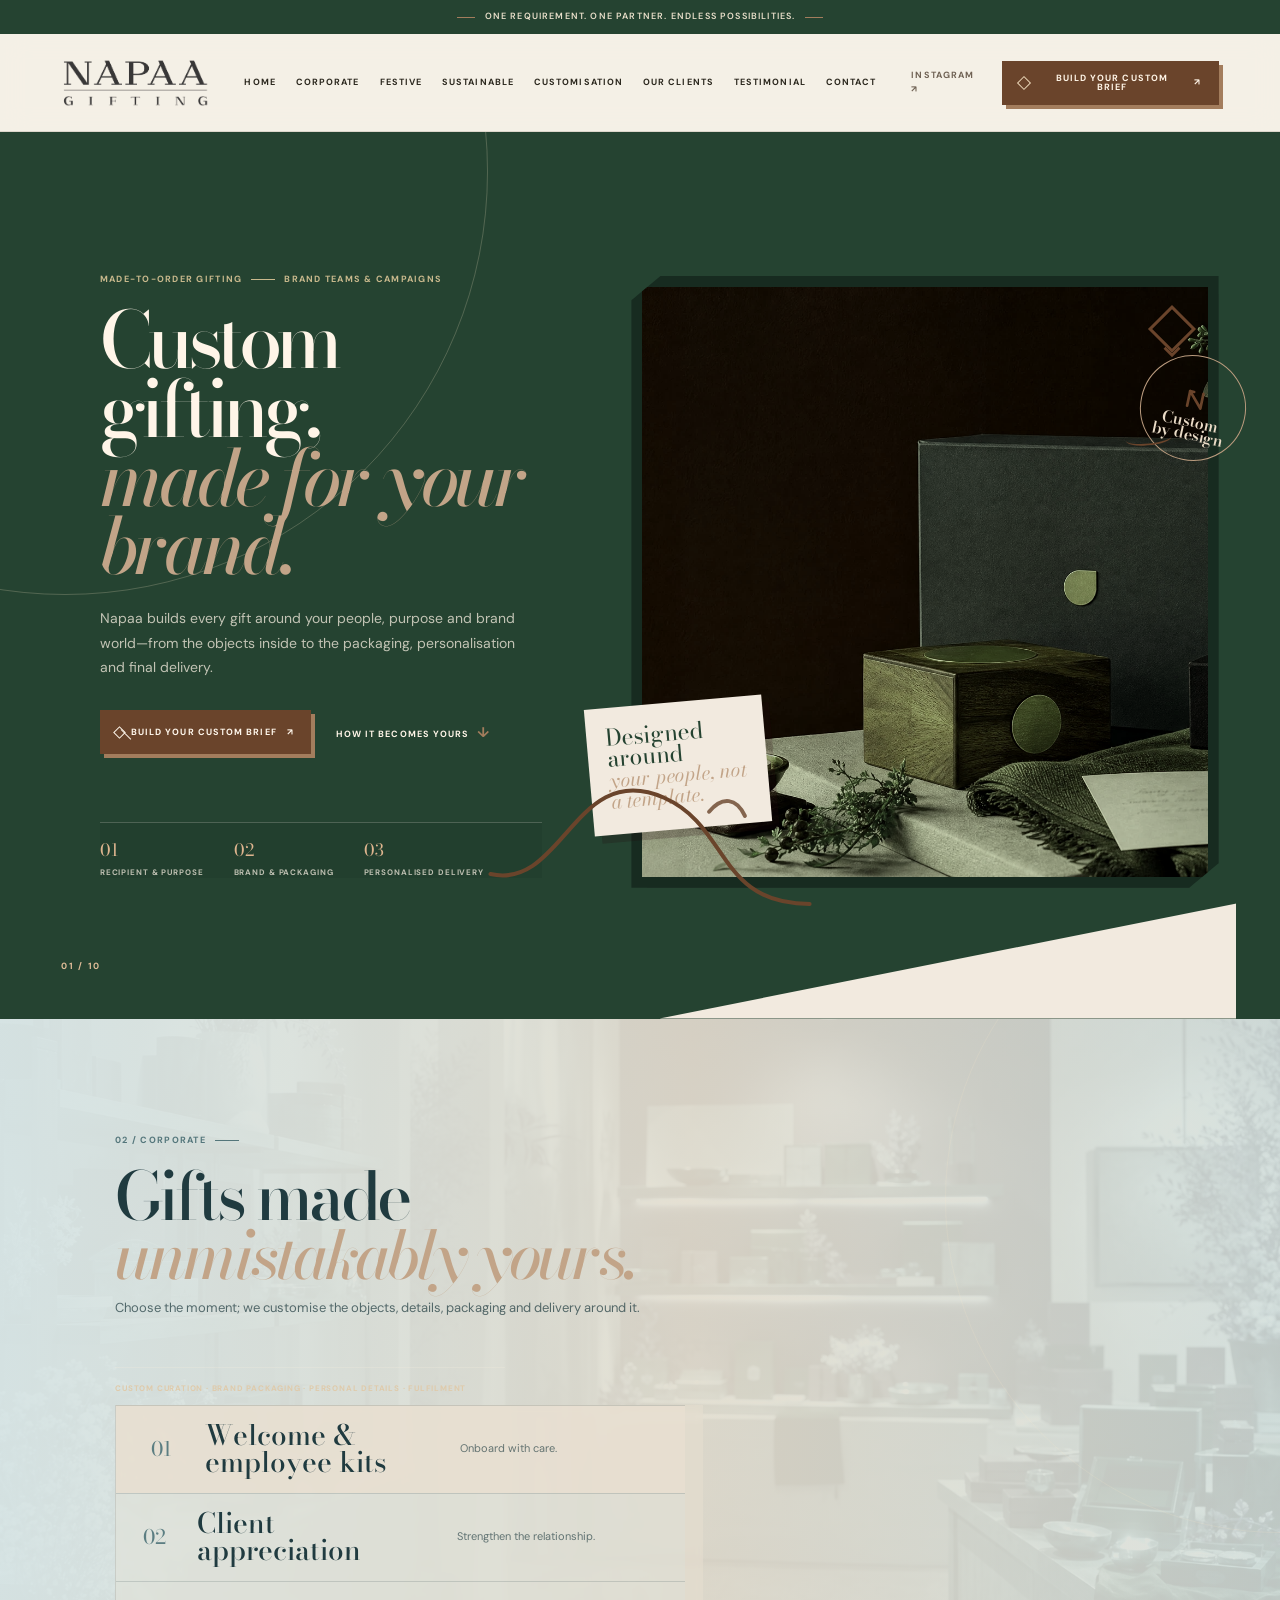
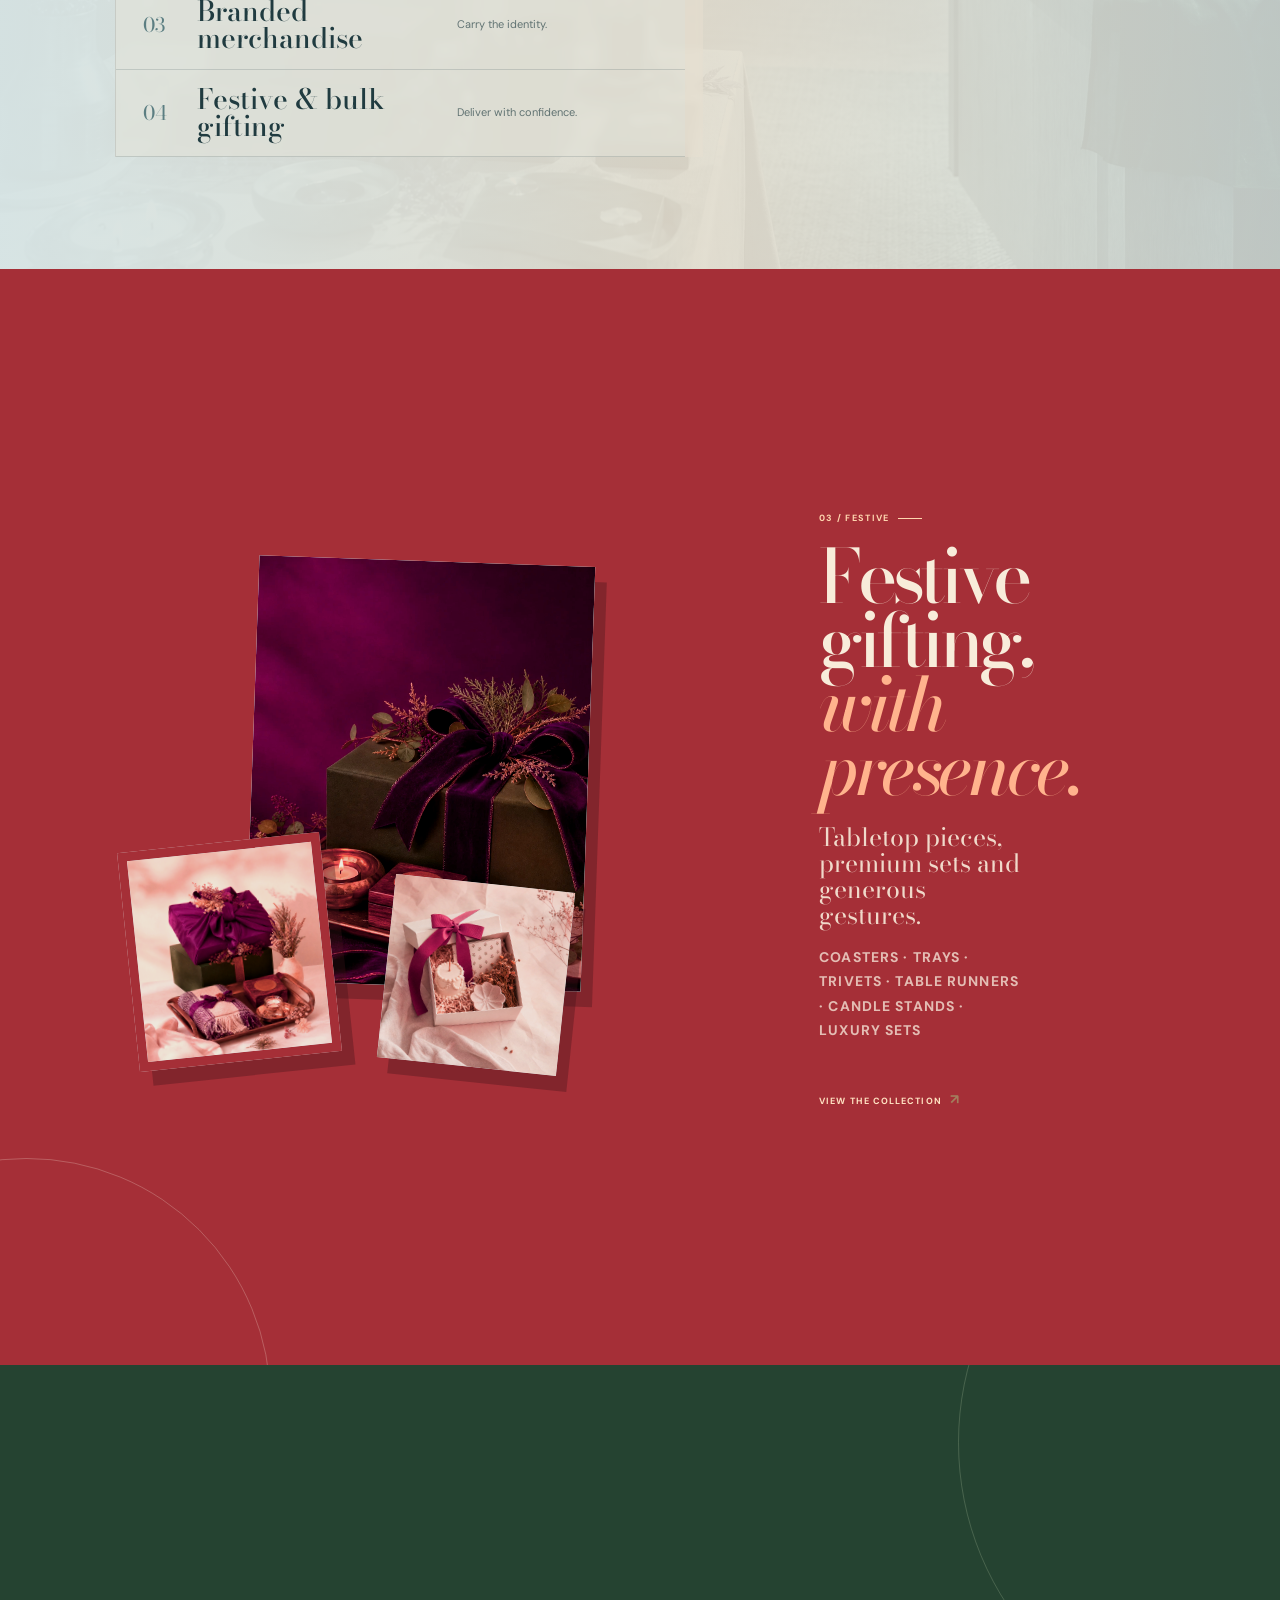
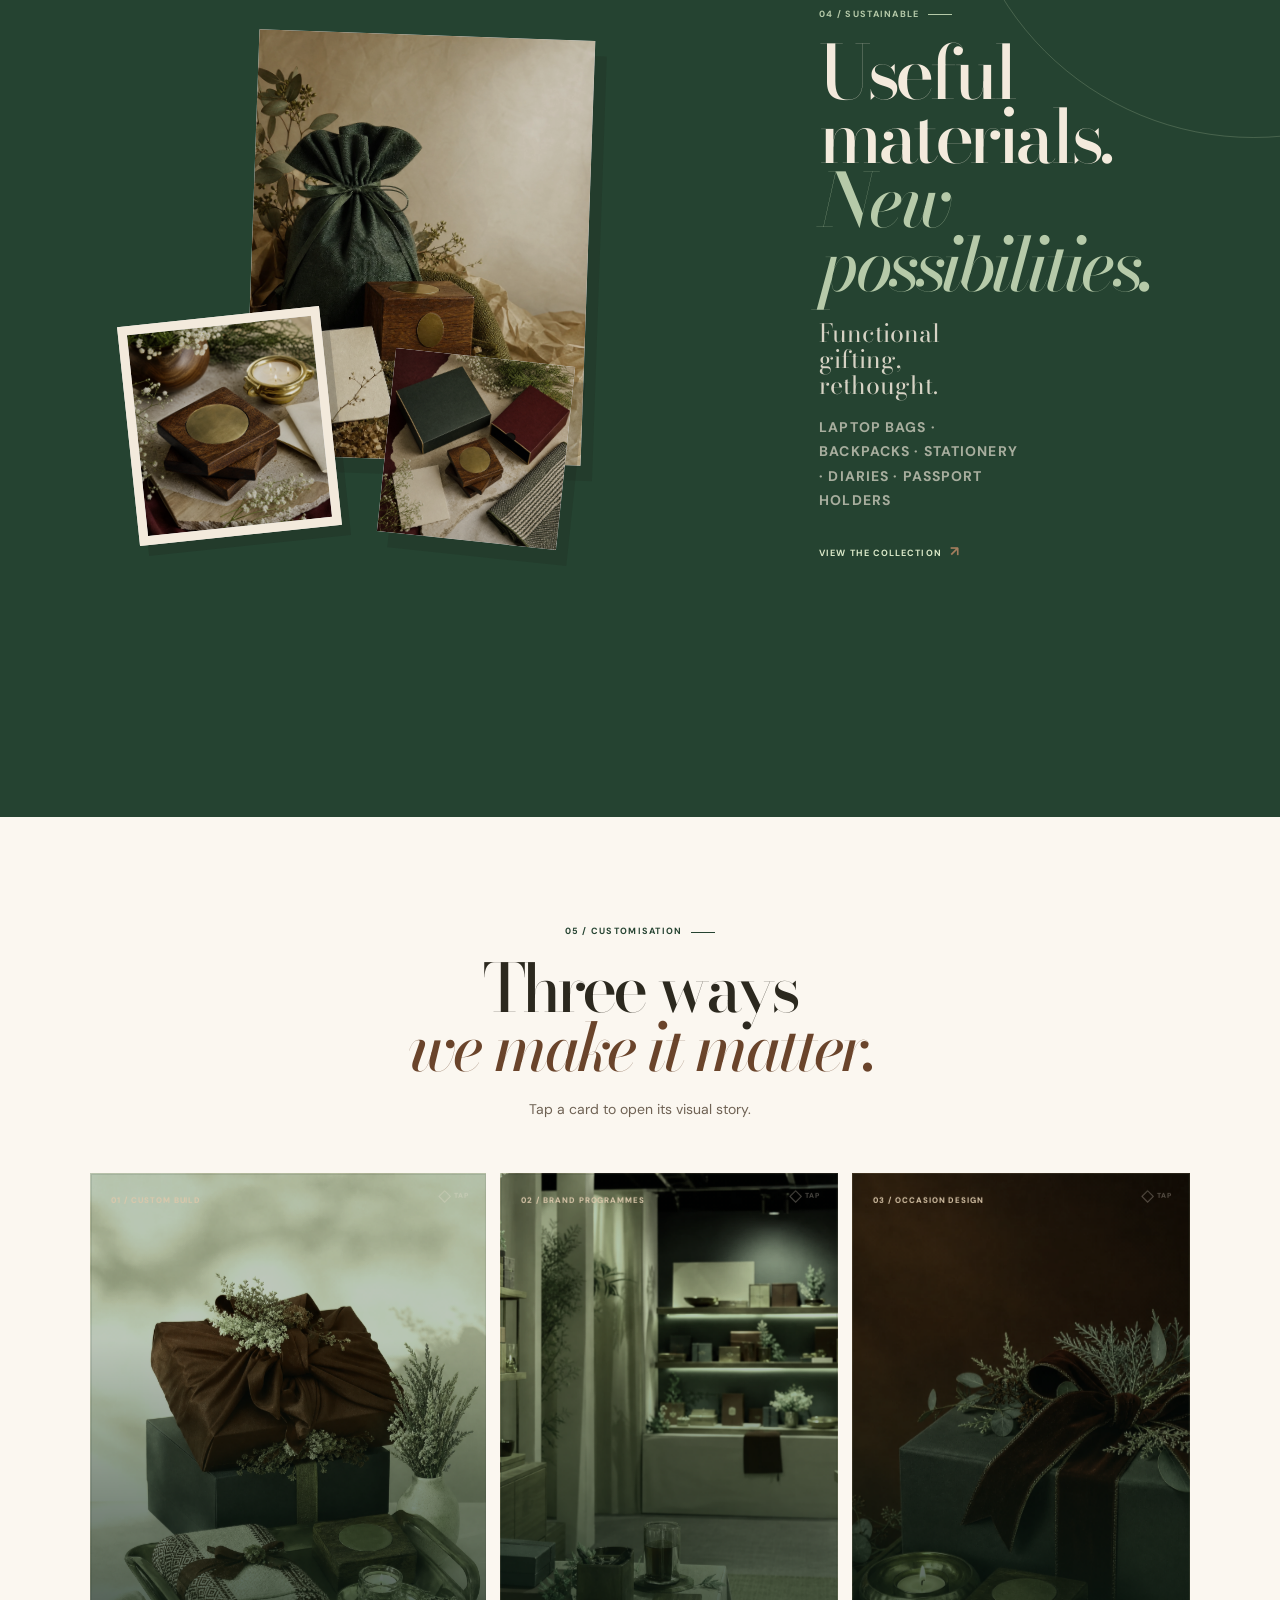
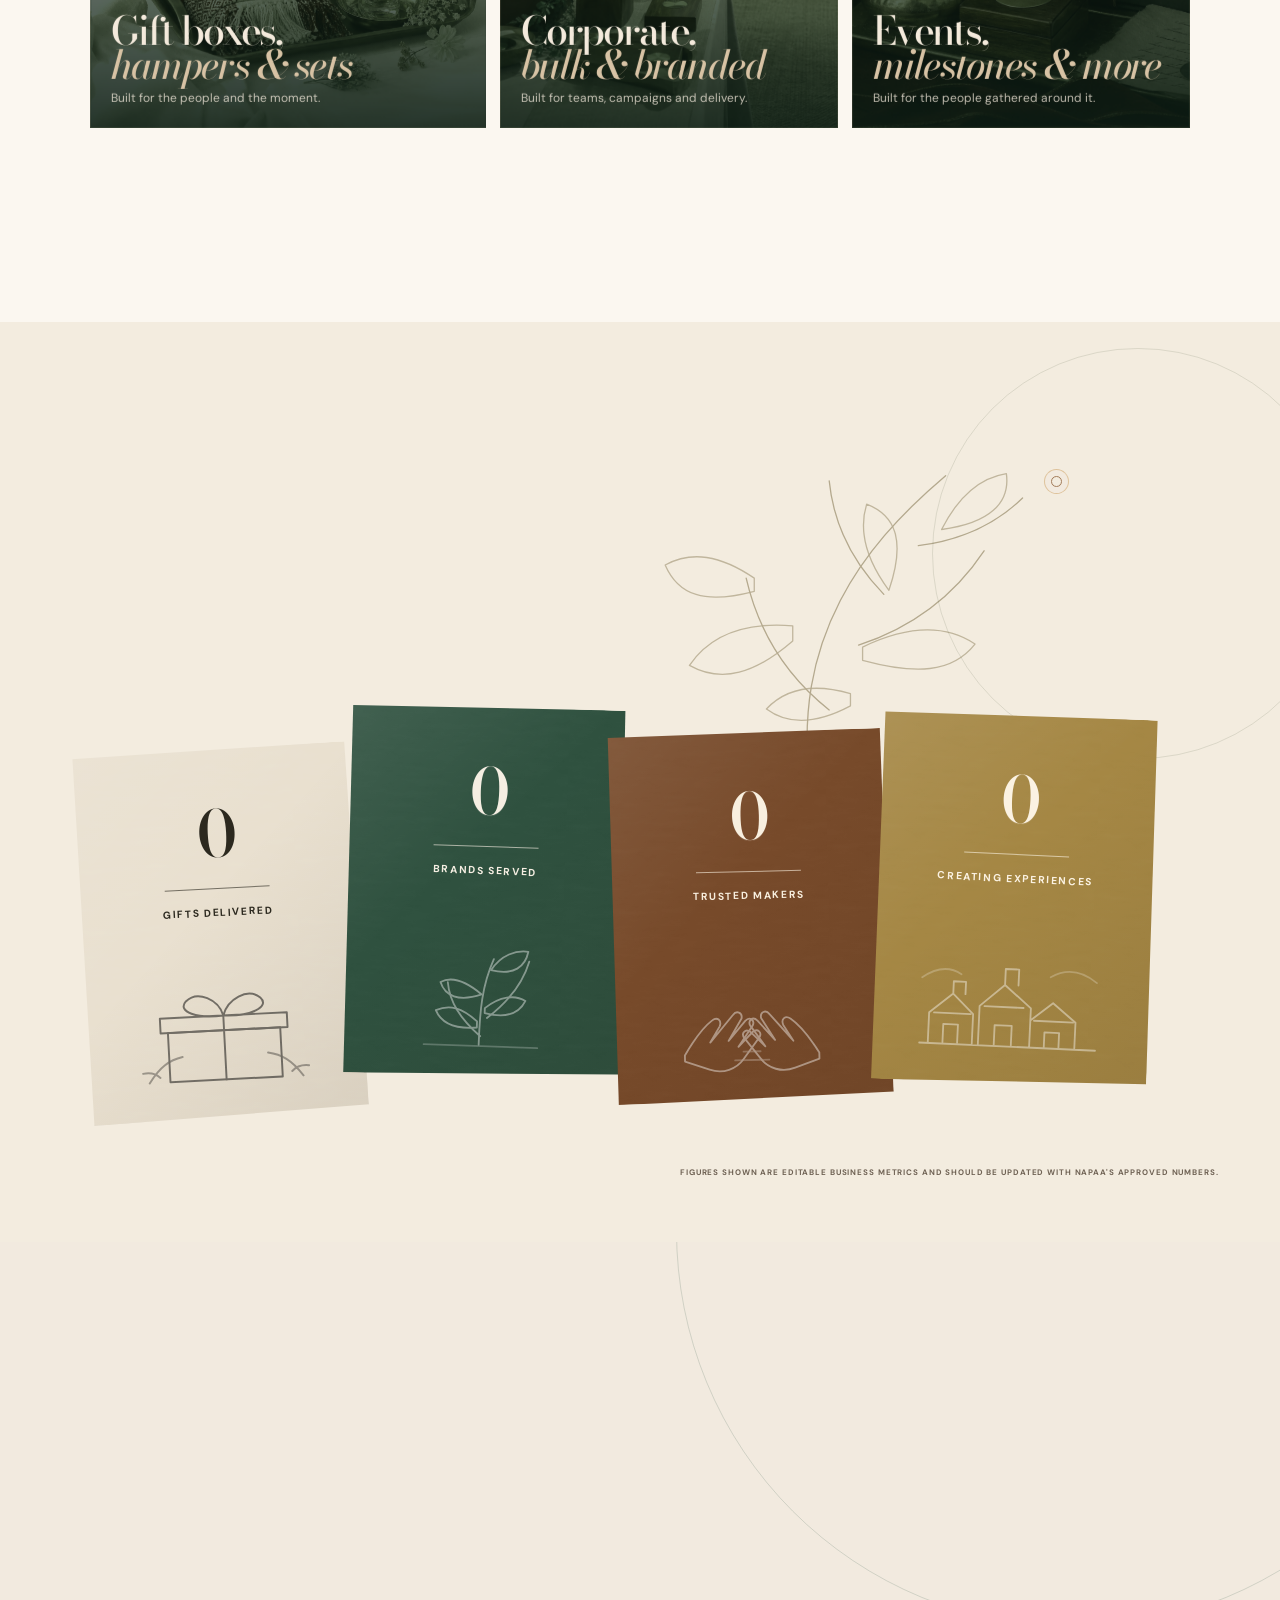
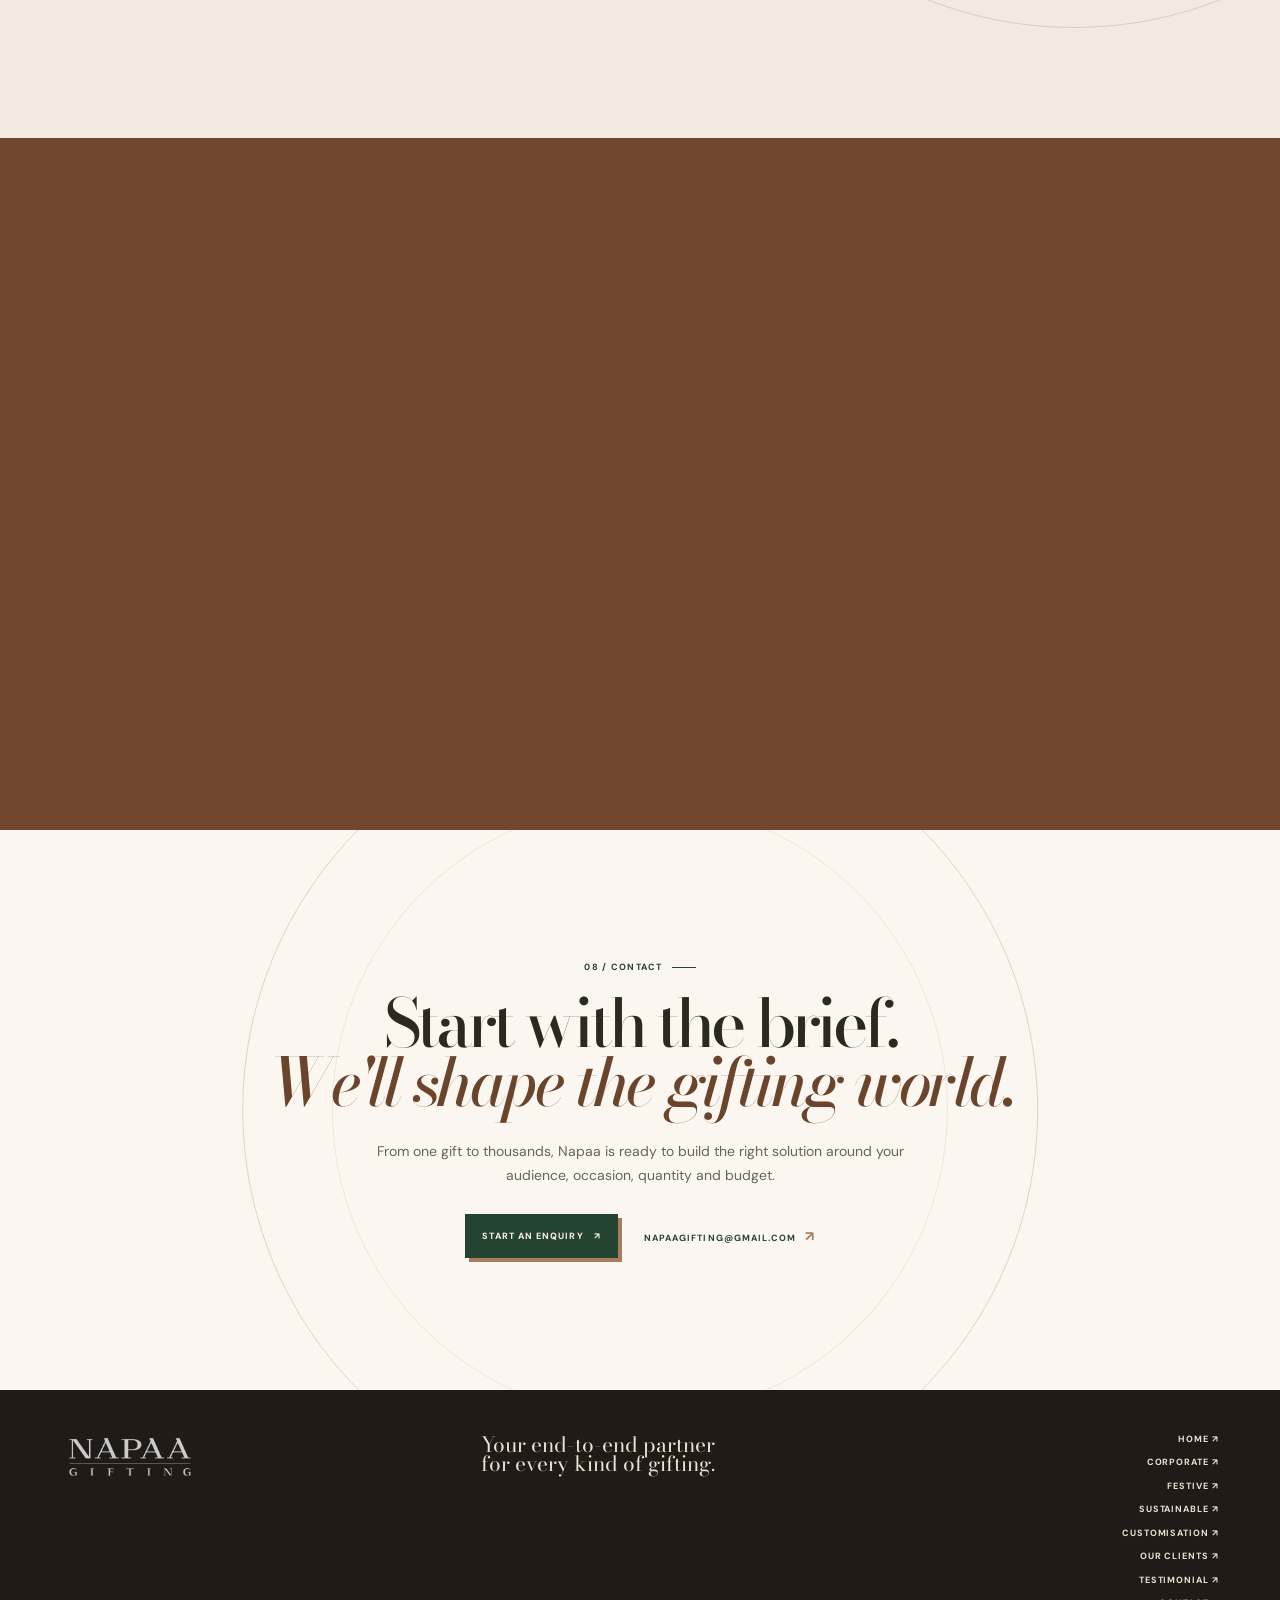
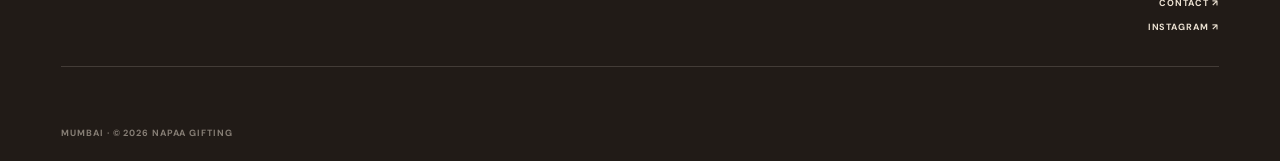
<file: index.html>
<!doctype html>

<html lang="en">
  <head>
    <meta charset="utf-8" />
    <meta
      content="width=device-width, initial-scale=1.0, maximum-scale=1"
      name="viewport"
    />
    <meta
      content="Napaa Gifting is an end-to-end partner for corporate, sustainable, festive, luxury, personal, and large-scale custom gifting."
      name="description"
    />
    <title>
      Napaa Gifting — One Requirement. One Partner. Endless Possibilities.
    </title>
    <link href="https://fonts.googleapis.com" rel="preconnect" />
    <link crossorigin="" href="https://fonts.gstatic.com" rel="preconnect" />
    <link
      href="https://fonts.googleapis.com/css2?family=Bodoni+Moda:opsz,ital@6..96,400;6..96,500;6..96,600;6..96,700;6..96,400;6..96,500;6..96,600&amp;family=DM+Sans:opsz,wght@9..40,400;9..40,500;9..40,600;9..40,700&amp;display=swap"
      rel="stylesheet"
    />
    <link href="assets/logo.png" rel="icon" type="image/png" />
    <link href="css/style.css" rel="stylesheet" />
    <link href="css/logo.css?v=3" rel="stylesheet" />
    <link href="css/campaign-fix.css" rel="stylesheet" />
    <link href="css/expanded-site.css" rel="stylesheet" />
    <link href="css/bottle-green-brown.css" rel="stylesheet" />
    <link href="css/brand-authority.css" rel="stylesheet" />
    <link href="css/catalogue.css" rel="stylesheet" />
    <link href="css/catalogue-refinement.css" rel="stylesheet" />
    <link href="css/editorial-refinement.css" rel="stylesheet" />
    <link href="css/flash-cards.css" rel="stylesheet" />
    <link href="css/flash-card-rotation.css" rel="stylesheet" />
    <link href="css/selector-backgrounds.css" rel="stylesheet" />
    <link href="css/customisation-first.css" rel="stylesheet" />
    <link href="css/customisation-authority.css" rel="stylesheet" />
    <link href="css/impact.css?v=10" rel="stylesheet" />
    <link href="css/trusted-by.css?v=2" rel="stylesheet" />
    <link href="css/commercial-pathways.css" rel="stylesheet" />
    <link href="css/catalogue-visuals.css" rel="stylesheet" />
    <link href="css/testimonial.css?v=2" rel="stylesheet" />
    <link href="css/section-palettes.css" rel="stylesheet" />
  </head>
  <body>
    <!-- Napaa Corporate Atelier: editorial premium gifting, now organised as a complete ten-section capability story. -->
    <a class="skip-link" href="#main">Skip to content</a>
    <div class="topline">
      <span></span>One requirement. One partner. Endless possibilities.<span
      ></span>
    </div>
    <header class="site-header" id="site-header">
      <a aria-label="Napaa Gifting home" class="brand" href="#home"
        ><img alt="Napaa Gifting" src="assets/logo.png"
      /></a>
      <nav aria-label="Primary navigation" class="desktop-nav">
        <a href="#home">Home</a><a href="#corporate">Corporate</a
        ><a href="#festive">Festive</a><a href="#sustainable">Sustainable</a
        ><a href="#customisation">Customisation</a
        ><a href="#clients">Our clients</a><a href="#testimonial">Testimonial</a
        ><a href="#contact">Contact</a>
      </nav>
      <div class="header-actions">
        <a
          class="header-insta"
          href="https://www.instagram.com/napaa_gifting/"
          rel="noreferrer"
          target="_blank"
          >Instagram ↗</a
        ><button
          class="button button--bordeaux"
          data-open-brief=""
          type="button"
        >
          Build your custom brief <span>↗</span></button
        ><button
          aria-controls="mobile-menu"
          aria-expanded="false"
          class="menu-toggle"
          type="button"
        >
          <span class="sr-only">Open navigation</span><i></i><i></i>
        </button>
      </div>
    </header>
    <div aria-hidden="true" class="mobile-menu" id="mobile-menu">
      <nav aria-label="Mobile navigation">
        <a href="#home">Home</a><a href="#corporate">Corporate</a
        ><a href="#festive">Festive</a><a href="#sustainable">Sustainable</a
        ><a href="#customisation">Customisation</a
        ><a href="#clients">Our clients</a><a href="#testimonial">Testimonial</a
        ><a href="#contact">Contact</a>
      </nav>
      <button class="button button--bordeaux" data-open-brief="" type="button">
        Start an enquiry <span>↗</span></button
      ><a
        href="https://www.instagram.com/napaa_gifting/"
        rel="noreferrer"
        target="_blank"
        >Follow @napaa_gifting ↗</a
      >
    </div>
    <main id="main">
      <section aria-labelledby="hero-title" class="hero" id="home">
        <div class="hero__copy" data-reveal="">
          <p class="eyebrow">
            Made-to-order gifting <b></b> Brand teams &amp; campaigns
          </p>
          <h1>Custom gifting,<br /><em>made for your brand.</em></h1>
          <p class="hero__intro">
            Napaa builds every gift around your people, purpose and brand
            world—from the objects inside to the packaging, personalisation and
            final delivery.
          </p>
          <div class="hero__actions">
            <button
              class="button button--ribbon-primary"
              data-open-brief=""
              type="button"
            >
              Build your custom brief <span>↗</span></button
            ><a class="quiet-link" href="#customisation"
              >How it becomes yours <span>↓</span></a
            >
          </div>
          <div class="hero__details">
            <span>01<br /><b>Recipient &amp; purpose</b></span
            ><span>02<br /><b>Brand &amp; packaging</b></span
            ><span>03<br /><b>Personalised delivery</b></span>
          </div>
        </div>
        <div class="hero__visual" data-reveal="">
          <div class="hero__frame">
            <img
              alt="Premium custom gift boxes in bottle-green, wood and brown tones"
              src="assets/napaa-corporate-hero.jpg"
            />
          </div>
          <div class="hero__card">
            Designed around<br /><em>your people, not a template.</em>
          </div>
          <span class="hero__seal"
            ><svg
              aria-hidden="true"
              fill="none"
              viewbox="0 0 32 34"
              xmlns="http://www.w3.org/2000/svg"
            >
              <path
                d="M6 28V6L26 28V6"
                stroke="currentColor"
                stroke-linecap="round"
                stroke-linejoin="round"
                stroke-width="4"
              ></path>
              <path
                d="M6 6H12"
                stroke="currentColor"
                stroke-linecap="round"
                stroke-width="4"
              ></path></svg
            >Custom<br />by design</span
          ><svg
            aria-hidden="true"
            class="hero__ribbon"
            fill="none"
            viewbox="0 0 340 166"
            xmlns="http://www.w3.org/2000/svg"
          >
            <path
              d="M10 142C84 152 84 20 176 51C244 74 238 152 330 144"
              stroke="currentColor"
              stroke-linecap="round"
              stroke-width="4"
            ></path>
            <path
              d="M222 61C234 44 248 45 258 62"
              stroke="currentColor"
              stroke-linecap="round"
              stroke-width="4"
            ></path>
          </svg>
        </div>
        <span class="hero__index">01 / 10</span>
      </section>
      <section
        aria-labelledby="corporate-title"
        class="campaigns corporate-browser"
        id="corporate"
      >
        <div aria-hidden="true" class="selector-background">
          <span
            class="selector-background__image is-visible"
            style="
              background-image: url(&quot;assets/napaa-corporate-display.jpg&quot;);
            "
          ></span
          ><span class="selector-background__image"></span>
        </div>
        <div class="campaigns__header" data-reveal="">
          <p class="eyebrow eyebrow--light">02 / Corporate <b></b></p>
          <h2 id="corporate-title">
            Gifts made<br /><em>unmistakably yours.</em>
          </h2>
          <p>
            Choose the moment; we customise the objects, details, packaging and
            delivery around it.
          </p>
        </div>
        <div class="campaigns__list corporate-browser__list">
          <button
            class="corporate-option is-active"
            data-corporate-option=""
            data-image="assets/napaa-corporate-display.jpg"
            type="button"
          >
            <span>01</span>
            <h3>Welcome &amp; employee kits</h3>
            <p>Onboard with care.</p></button
          ><button
            class="corporate-option"
            data-corporate-option=""
            data-image="assets/napaa-corporate-hamper.jpg"
            type="button"
          >
            <span>02</span>
            <h3>Client appreciation</h3>
            <p>Strengthen the relationship.</p></button
          ><button
            class="corporate-option"
            data-corporate-option=""
            data-image="assets/napaa-product-detail.jpg"
            type="button"
          >
            <span>03</span>
            <h3>Branded merchandise</h3>
            <p>Carry the identity.</p></button
          ><button
            class="corporate-option"
            data-corporate-option=""
            data-image="assets/napaa-corporate-hero.jpg"
            type="button"
          >
            <span>04</span>
            <h3>Festive &amp; bulk gifting</h3>
            <p>Deliver with confidence.</p>
          </button>
        </div>
      </section>
      <section
        class="collection-panel collection-panel--festive"
        data-reveal=""
        id="festive"
      >
        <div class="collection-panel__copy">
          <p class="eyebrow eyebrow--light">03 / Festive <b></b></p>
          <h2>Festive gifting,<br /><em>with presence.</em></h2>
          <p>Tabletop pieces, premium sets and generous gestures.</p>
          <p class="small-copy">
            Coasters · Trays · Trivets · Table runners · Candle stands · Luxury
            sets
          </p>
          <a class="quiet-link quiet-link--light" href="#festive"
            >View the collection <span>↗</span></a
          >
        </div>
        <div
          aria-label="A vibrant festive luxury gifting scene"
          class="collection-panel__visual-stack collection-panel__visual-stack--festive"
          role="img"
        >
          <div
            class="collection-panel__visual-frame collection-panel__visual-frame--1"
          >
            <img
              alt="A vibrant festive luxury gifting scene"
              class=""
              src="assets/napaa-festive-luxury.jpg"
            />
          </div>
          <div
            class="collection-panel__visual-frame collection-panel__visual-frame--2"
          >
            <img alt="" class="" src="assets/napaa-corporate-hamper.jpg" />
          </div>
          <div
            class="collection-panel__visual-frame collection-panel__visual-frame--3"
          >
            <img alt="" class="" src="assets/napaa-occasion-birthday.jpg" />
          </div>
        </div>
      </section>
      <section
        class="collection-panel collection-panel--sustainable"
        data-reveal=""
        id="sustainable"
      >
        <div
          aria-label="A sustainable custom gifting set with textiles, a wood keepsake box and botanicals"
          class="collection-panel__visual-stack collection-panel__visual-stack--sustainable"
          role="img"
        >
          <div
            class="collection-panel__visual-frame collection-panel__visual-frame--1"
          >
            <img
              alt="A sustainable custom gifting set with textiles, a wood keepsake box and botanicals"
              class=""
              src="assets/napaa-sustainable-collection.jpg"
            />
          </div>
          <div
            class="collection-panel__visual-frame collection-panel__visual-frame--2"
          >
            <img alt="" class="" src="assets/napaa-product-detail.jpg" />
          </div>
          <div
            class="collection-panel__visual-frame collection-panel__visual-frame--3"
          >
            <img alt="" class="" src="assets/napaa-portfolio-objects.jpg" />
          </div>
        </div>
        <div class="collection-panel__copy">
          <p class="eyebrow eyebrow--green">04 / Sustainable <b></b></p>
          <h2>Useful materials.<br /><em>New possibilities.</em></h2>
          <p>Functional gifting, rethought.</p>
          <p class="small-copy">
            Laptop bags · Backpacks · Stationery · Diaries · Passport holders
          </p>
          <a class="quiet-link" href="#sustainable"
            >View the collection <span>↗</span></a
          >
        </div>
      </section>
      <section
        aria-labelledby="services-title"
        class="solutions services-editorial customisation-section"
        id="customisation"
      >
        <div class="solutions__intro" data-reveal="">
          <p class="eyebrow eyebrow--green">05 / Customisation <b></b></p>
          <h2 id="services-title">
            Three ways<br /><em>we make it matter.</em>
          </h2>
          <p>Tap a card to open its visual story.</p>
        </div>
        <div class="service-stories" data-reveal="">
          <button
            aria-label="Reveal image collage for gift boxes, hampers and sets"
            aria-pressed="false"
            class="service-story"
            data-service-card=""
            type="button"
          >
            <span class="flash-card__inner"
              ><span class="flash-card__front"
                ><span class="service-story__meta">01 / Custom build</span
                ><span class="service-story__cover"
                  ><img
                    alt="A premium custom gift hamper"
                    src="assets/napaa-corporate-hamper.jpg" /></span
                ><span class="service-story__copy"
                  ><h3>Gift boxes,<br /><em>hampers &amp; sets</em></h3>
                  <p>Built for the people and the moment.</p></span
                ><span aria-hidden="true" class="flash-card__hint"
                  ><i></i><b>tap</b></span
                ></span
              ><span aria-hidden="true" class="flash-card__back"
                ><span class="service-story__collage"
                  ><img alt="" src="assets/napaa-product-detail.jpg" /><img
                    alt=""
                    src="assets/napaa-portfolio-objects.jpg" /><img
                    alt=""
                    src="assets/napaa-corporate-hero.jpg" /></span></span
            ></span></button
          ><button
            aria-label="Reveal image collage for corporate, bulk and branded gifting"
            aria-pressed="false"
            class="service-story"
            data-service-card=""
            type="button"
          >
            <span class="flash-card__inner"
              ><span class="flash-card__front"
                ><span class="service-story__meta">02 / Brand programmes</span
                ><span class="service-story__cover"
                  ><img
                    alt="A corporate gifting presentation space"
                    src="assets/napaa-corporate-display.jpg" /></span
                ><span class="service-story__copy"
                  ><h3>Corporate,<br /><em>bulk &amp; branded</em></h3>
                  <p>Built for teams, campaigns and delivery.</p></span
                ><span aria-hidden="true" class="flash-card__hint"
                  ><i></i><b>tap</b></span
                ></span
              ><span aria-hidden="true" class="flash-card__back"
                ><span class="service-story__collage"
                  ><img alt="" src="assets/napaa-corporate-hero.jpg" /><img
                    alt=""
                    src="assets/napaa-product-detail.jpg" /><img
                    alt=""
                    src="assets/napaa-corporate-hamper.jpg" /></span></span
            ></span></button
          ><button
            aria-label="Reveal image collage for events, milestones and celebrations"
            aria-pressed="false"
            class="service-story"
            data-service-card=""
            type="button"
          >
            <span class="flash-card__inner"
              ><span class="flash-card__front"
                ><span class="service-story__meta">03 / Occasion design</span
                ><span class="service-story__cover"
                  ><img
                    alt="A premium festive gifting scene"
                    src="assets/napaa-festive-luxury.jpg" /></span
                ><span class="service-story__copy"
                  ><h3>Events,<br /><em>milestones &amp; more</em></h3>
                  <p>Built for the people gathered around it.</p></span
                ><span aria-hidden="true" class="flash-card__hint"
                  ><i></i><b>tap</b></span
                ></span
              ><span aria-hidden="true" class="flash-card__back"
                ><span class="service-story__collage"
                  ><img alt="" src="assets/napaa-occasion-birthday.jpg" /><img
                    alt=""
                    src="assets/napaa-occasion-just-because.jpg" /><img
                    alt=""
                    src="assets/napaa-sustainable-collection.jpg" /></span></span
            ></span>
          </button>
        </div>
        <div class="capability-strip" data-reveal="">
          <span>Creative direction</span><span>Customisation</span
          ><span>Branded packaging</span><span>Fulfilment</span
          ><span>Event gifting</span>
        </div>
      </section>
      <section
        aria-labelledby="impact-title"
        class="impact-section"
        id="impact"
      >
        <div class="impact-section__header" data-reveal="">
          <p class="eyebrow eyebrow--green">06 / Our impact <b></b></p>
          <h2 id="impact-title">Made to<br /><em>matter.</em></h2>
          <div class="impact-section__aside">
            <p>
              Thoughtful by design.<br />Purposeful by nature.<br />Measured by
              the relationships we build.
            </p>
            <span class="impact-section__seal" aria-hidden="true"
              >Made to matter · meant to last</span
            >
          </div>
        </div>
        <div class="impact-section__cards" data-impact-counts="">
          <article class="impact-card impact-card--parchment">
            <span class="impact-card__number" data-count="1000" data-suffix="+"
              >0</span
            ><span class="impact-card__rule"></span>
            <h3>Gifts delivered</h3>
            <img
              class="impact-card__drawing"
              src="assets/impact-gift.svg"
              alt="Line drawing of a wrapped gift"
            />
            <p>From one thoughtful gesture to a complete campaign.</p>
          </article>
          <article class="impact-card impact-card--bottle">
            <span class="impact-card__number" data-count="50" data-suffix="+"
              >0</span
            ><span class="impact-card__rule"></span>
            <h3>Brands served</h3>
            <img
              class="impact-card__drawing"
              src="assets/impact-botanical.svg"
              alt="Line drawing of botanical leaves"
            />
            <p>Distinct brand worlds brought into the gifting experience.</p>
          </article>
          <article class="impact-card impact-card--walnut">
            <span class="impact-card__number" data-count="30" data-suffix="+"
              >0</span
            ><span class="impact-card__rule"></span>
            <h3>Trusted makers</h3>
            <img
              class="impact-card__drawing"
              src="assets/impact-hands.svg"
              alt="Line drawing of two hands meeting"
            />
            <p>A connected network of vendors, artisans and specialists.</p>
          </article>
          <article class="impact-card impact-card--brass">
            <span
              class="impact-card__number"
              data-count="5"
              data-suffix=" years"
              >0</span
            ><span class="impact-card__rule"></span>
            <h3>Creating experiences</h3>
            <img
              class="impact-card__drawing"
              src="assets/impact-landscape.svg"
              alt="Line drawing of a crafted landscape"
            />
            <p>Experience shaped around people, purpose and detail.</p>
          </article>
        </div>
        <p class="impact-section__note">
          Figures shown are editable business metrics and should be updated with
          NAPAA's approved numbers.
        </p>
      </section>
      <section
        aria-labelledby="trusted-by-title"
        class="trusted-by clients-section"
        id="clients"
      >
        <div class="trusted-by__copy" data-reveal="">
          <p class="eyebrow eyebrow--green">07 / Our clients <b></b></p>
          <h2 id="trusted-by-title">Made for<br /><em>their world.</em></h2>
          <p>
            Not off-the-shelf. Every project is shaped around the client, the
            occasion and the people receiving it.
          </p>
          <a class="quiet-link" href="#contact"
            >Start a custom brief <span>↗</span></a
          >
        </div>
        <div
          aria-label="Selected client projects"
          class="trusted-by__projects"
          data-reveal=""
        >
          <div class="trusted-by__marquee">
            <div class="trusted-by__track">
              <!-- Replace each project image, name, type and note with approved client material. -->
              <article class="client-project" data-client-project="oppo">
                <div class="client-project__image">
                  <img
                    alt="Temporary image placeholder for an OPPO custom hamper project"
                    data-project-image-slot="oppo"
                    src="assets/napaa-corporate-hamper.jpg"
                  />
                </div>
                <div class="client-project__body">
                  <span class="client-project__index">01 / Client project</span>
                  <h3>OPPO</h3>
                  <p class="client-project__type">Custom hamper</p>
                  <p class="client-project__note">
                    Replace with the approved OPPO project image and the story
                    behind the custom build.
                  </p>
                </div>
              </article>
              <article class="client-project" data-client-project="project-02">
                <div class="client-project__image">
                  <img
                    alt="Temporary image placeholder for a customized corporate gifting project"
                    data-project-image-slot="project-02"
                    src="assets/napaa-corporate-display.jpg"
                  />
                </div>
                <div class="client-project__body">
                  <span class="client-project__index">02 / Client project</span>
                  <h3>Client name</h3>
                  <p class="client-project__type">Corporate gifting</p>
                  <p class="client-project__note">
                    Add what was customized: product selection, packaging,
                    branding or delivery experience.
                  </p>
                </div>
              </article>
              <article class="client-project" data-client-project="project-03">
                <div class="client-project__image">
                  <img
                    alt="Temporary image placeholder for a customized sustainable gifting project"
                    data-project-image-slot="project-03"
                    src="assets/napaa-sustainable-collection.jpg"
                  />
                </div>
                <div class="client-project__body">
                  <span class="client-project__index">03 / Client project</span>
                  <h3>Client name</h3>
                  <p class="client-project__type">Sustainable collection</p>
                  <p class="client-project__note">
                    Add the approved project context and the details that made
                    this client’s gift uniquely theirs.
                  </p>
                </div>
              </article>
            </div>
            <div aria-hidden="true" class="trusted-by__track">
              <article class="client-project">
                <div class="client-project__image">
                  <img alt="" src="assets/napaa-corporate-hamper.jpg" />
                </div>
                <div class="client-project__body">
                  <span class="client-project__index">01 / Client project</span>
                  <h3>OPPO</h3>
                  <p class="client-project__type">Custom hamper</p>
                  <p class="client-project__note">
                    Replace with the approved OPPO project image and the story
                    behind the custom build.
                  </p>
                </div>
              </article>
              <article class="client-project">
                <div class="client-project__image">
                  <img alt="" src="assets/napaa-corporate-display.jpg" />
                </div>
                <div class="client-project__body">
                  <span class="client-project__index">02 / Client project</span>
                  <h3>Client name</h3>
                  <p class="client-project__type">Corporate gifting</p>
                  <p class="client-project__note">
                    Add what was customized: product selection, packaging,
                    branding or delivery experience.
                  </p>
                </div>
              </article>
              <article class="client-project">
                <div class="client-project__image">
                  <img alt="" src="assets/napaa-sustainable-collection.jpg" />
                </div>
                <div class="client-project__body">
                  <span class="client-project__index">03 / Client project</span>
                  <h3>Client name</h3>
                  <p class="client-project__type">Sustainable collection</p>
                  <p class="client-project__note">
                    Add the approved project context and the details that made
                    this client’s gift uniquely theirs.
                  </p>
                </div>
              </article>
            </div>
          </div>
          <span class="trusted-by__label"
            >Project images and client details / ready to replace</span
          >
        </div>
      </section>
      <section
        aria-labelledby="testimonial-title"
        class="testimonial"
        id="testimonial"
      >
        <div class="testimonial__inner" data-reveal="">
          <p class="eyebrow eyebrow--light">08 / Testimonial <b></b></p>
          <h2 id="testimonial-title">
            Client words,<br /><em>when approved.</em>
          </h2>
          <p>
            Replace the placeholder cards below with approved client
            perspectives when they are ready.
          </p>
        </div>
        <div
          aria-label="Client testimonials"
          class="testimonial__marquee"
          data-reveal=""
        >
          <div class="testimonial__marquee-track">
            <article class="testimonial-card">
              <span class="testimonial-card__index"
                >01 / Client perspective</span
              >
              <blockquote>
                “Approved testimonial copy goes here. Share the result, feeling
                or detail that made the gifting experience memorable.”
              </blockquote>
              <p>Client name <b>/</b> Company</p>
            </article>
            <article class="testimonial-card">
              <span class="testimonial-card__index"
                >02 / Client perspective</span
              >
              <blockquote>
                “Replace this sentence with a short, specific testimonial that
                speaks to the partnership and the finished gift.”
              </blockquote>
              <p>Client name <b>/</b> Company</p>
            </article>
            <article class="testimonial-card">
              <span class="testimonial-card__index"
                >03 / Client perspective</span
              >
              <blockquote>
                “A third approved perspective can add another voice, occasion or
                gifting outcome to the story.”
              </blockquote>
              <p>Client name <b>/</b> Company</p>
            </article>
          </div>
          <div aria-hidden="true" class="testimonial__marquee-track">
            <article class="testimonial-card">
              <span class="testimonial-card__index"
                >01 / Client perspective</span
              >
              <blockquote>
                “Approved testimonial copy goes here. Share the result, feeling
                or detail that made the gifting experience memorable.”
              </blockquote>
              <p>Client name <b>/</b> Company</p>
            </article>
            <article class="testimonial-card">
              <span class="testimonial-card__index"
                >02 / Client perspective</span
              >
              <blockquote>
                “Replace this sentence with a short, specific testimonial that
                speaks to the partnership and the finished gift.”
              </blockquote>
              <p>Client name <b>/</b> Company</p>
            </article>
            <article class="testimonial-card">
              <span class="testimonial-card__index"
                >03 / Client perspective</span
              >
              <blockquote>
                “A third approved perspective can add another voice, occasion or
                gifting outcome to the story.”
              </blockquote>
              <p>Client name <b>/</b> Company</p>
            </article>
          </div>
        </div>
      </section>
      <section
        aria-labelledby="contact-title"
        class="closing contact"
        id="contact"
      >
        <p class="eyebrow eyebrow--center">08 / Contact <b></b></p>
        <h2 id="contact-title">
          Start with the brief.<br /><em>We'll shape the gifting world.</em>
        </h2>
        <p>
          From one gift to thousands, Napaa is ready to build the right solution
          around your audience, occasion, quantity and budget.
        </p>
        <div class="closing__actions">
          <button
            class="button button--bordeaux"
            data-open-brief=""
            type="button"
          >
            Start an enquiry <span>↗</span></button
          ><a class="quiet-link" href="mailto:napaagifting@gmail.com"
            >napaagifting@gmail.com <span>↗</span></a
          >
        </div>
      </section>
    </main>
    <footer class="site-footer">
      <div class="footer__brand">
        <img alt="Napaa Gifting" src="assets/logo.png" />
      </div>
      <p>Your end-to-end partner<br />for every kind of gifting.</p>
      <div class="footer__links">
        <a href="#home">Home ↗</a><a href="#corporate">Corporate ↗</a
        ><a href="#festive">Festive ↗</a><a href="#sustainable">Sustainable ↗</a
        ><a href="#customisation">Customisation ↗</a
        ><a href="#clients">Our clients ↗</a
        ><a href="#testimonial">Testimonial ↗</a><a href="#contact">Contact ↗</a
        ><a
          href="https://www.instagram.com/napaa_gifting/"
          rel="noreferrer"
          target="_blank"
          >Instagram ↗</a
        >
      </div>
      <p class="footer__legal">
        Mumbai · © <span id="year"></span> Napaa Gifting
      </p>
    </footer>
    <dialog
      aria-labelledby="brief-title"
      class="brief-dialog"
      id="brief-dialog"
    >
      <div class="brief-dialog__inner">
        <button
          aria-label="Close enquiry form"
          class="dialog-close"
          data-close-brief=""
          type="button"
        >
          ×
        </button>
        <div class="brief-dialog__copy">
          <p class="eyebrow eyebrow--green">Start a conversation <b></b></p>
          <h2 id="brief-title">A gift that<br /><em>fits the moment.</em></h2>
          <p>
            Share your occasion, audience and budget. We’ll turn the detail into
            a focused starting point for your enquiry.
          </p>
        </div>
        <form id="brief-form">
          <label for="company">Company or name</label
          ><input
            id="company"
            name="company"
            placeholder="Your organisation or name"
            required=""
            type="text"
          /><label for="need">What do you need?</label
          ><select id="need" name="need" required="">
            <option disabled="" selected="" value="">
              Select a gifting direction
            </option>
            <option>Corporate gifting</option>
            <option>Sustainable gifting</option>
            <option>Festive or luxury collection</option>
            <option>Wedding or personal occasion</option>
            <option>Bulk or event gifting</option></select
          ><label for="details">A few useful details</label
          ><textarea
            id="details"
            name="details"
            placeholder="Occasion, timing, quantity, budget or any wish-list details"
            rows="3"
          ></textarea
          ><button class="button button--bordeaux button--full" type="submit">
            Email this enquiry to Napaa <span>↗</span>
          </button>
          <p aria-live="polite" class="form-feedback" id="form-feedback"></p>
        </form>
      </div>
    </dialog>
    <script src="js/main.js"></script>
  </body>
</html>
</file>
<file: css/style.css>
/* Napaa Corporate Atelier: premium bordeaux, pavilion green, brass and tactile wood. */
:root {
  --parchment: #f5f0e7;
  --paper: #fbf8f0;
  --bordeaux: #71091d;
  --bordeaux-deep: #510615;
  --green: #37442b;
  --green-dark: #28321f;
  --ink: #211b17;
  --tobacco: #614530;
  --brass: #c99a59;
  --cream: #f8f1e5;
  --muted: #71675d;
  --line: rgba(33, 27, 23, 0.17);
  --ease-out: cubic-bezier(0.23, 1, 0.32, 1);
}
* {
  box-sizing: border-box;
}
html {
  scroll-behavior: smooth;
}
body {
  margin: 0;
  background: var(--parchment);
  color: var(--ink);
  font-family: "DM Sans", sans-serif;
  font-size: 16px;
  line-height: 1.5;
  overflow-x: hidden;
}
button,
input,
select,
textarea {
  font: inherit;
}
button {
  border: 0;
  cursor: pointer;
}
a {
  color: inherit;
  text-decoration: none;
}
img {
  display: block;
  max-width: 100%;
}
.sr-only {
  position: absolute;
  width: 1px;
  height: 1px;
  padding: 0;
  margin: -1px;
  overflow: hidden;
  clip: rect(0, 0, 0, 0);
  white-space: nowrap;
  border: 0;
}
.skip-link {
  position: fixed;
  z-index: 100;
  top: 10px;
  left: 10px;
  padding: 10px 12px;
  color: #fff;
  background: var(--bordeaux);
  transform: translateY(-150%);
  transition: transform 160ms var(--ease-out);
}
.skip-link:focus {
  transform: translateY(0);
}
.topline {
  height: 34px;
  display: flex;
  align-items: center;
  justify-content: center;
  gap: 10px;
  background: var(--green);
  color: #e9dfca;
  font-size: 9px;
  font-weight: 600;
  letter-spacing: 0.13em;
  text-align: center;
  text-transform: uppercase;
}
.topline span {
  width: 18px;
  height: 1px;
  background: var(--brass);
}
.site-header {
  height: 84px;
  padding: 0 4.8vw;
  display: flex;
  align-items: center;
  gap: 35px;
  position: sticky;
  z-index: 50;
  top: 0;
  background: rgba(245, 240, 231, 0.93);
  border-bottom: 1px solid transparent;
  backdrop-filter: blur(14px);
  transition:
    border-color 180ms var(--ease-out),
    box-shadow 180ms var(--ease-out);
}
.site-header.is-scrolled {
  border-color: var(--line);
  box-shadow: 0 8px 23px rgba(31, 23, 12, 0.06);
}
.brand {
  display: flex;
  gap: 9px;
  align-items: center;
  flex-shrink: 0;
}
.brand img {
  width: 28px;
  height: 28px;
  filter: hue-rotate(330deg) saturate(1.8) brightness(0.7);
}
.brand > span,
.footer__brand > span {
  display: grid;
  font-family: "Bodoni Moda", serif;
  font-size: 26px;
  font-weight: 700;
  letter-spacing: 0.08em;
  line-height: 0.64;
}
.brand small,
.footer__brand small {
  margin-left: 2px;
  font-family: "DM Sans", sans-serif;
  font-size: 8px;
  font-weight: 700;
  letter-spacing: 0.5em;
  line-height: 1.5;
}
.desktop-nav {
  display: flex;
  gap: 27px;
  margin-left: auto;
}
.desktop-nav a,
.header-insta,
.quiet-link {
  font-size: 9px;
  font-weight: 700;
  letter-spacing: 0.12em;
  text-transform: uppercase;
}
.desktop-nav a {
  position: relative;
}
.desktop-nav a:after {
  content: "";
  position: absolute;
  right: 0;
  bottom: -6px;
  left: 0;
  height: 1px;
  background: var(--bordeaux);
  transform: scaleX(0);
  transform-origin: right;
  transition: transform 200ms var(--ease-out);
}
.desktop-nav a:hover:after {
  transform: scaleX(1);
  transform-origin: left;
}
.header-actions {
  display: flex;
  align-items: center;
  gap: 18px;
}
.header-insta {
  color: var(--muted);
}
.button {
  min-height: 44px;
  display: inline-flex;
  align-items: center;
  justify-content: center;
  gap: 10px;
  padding: 12px 17px;
  font-size: 9px;
  font-weight: 700;
  letter-spacing: 0.12em;
  line-height: 1;
  text-transform: uppercase;
  transition:
    transform 160ms var(--ease-out),
    background-color 180ms var(--ease-out),
    box-shadow 180ms var(--ease-out);
}
.button:active {
  transform: scale(0.97);
}
.button--bordeaux {
  color: #fff5e7;
  background: var(--bordeaux);
  box-shadow: 4px 4px 0 var(--brass);
}
.button--bordeaux:hover {
  background: var(--bordeaux-deep);
  box-shadow: 2px 2px 0 var(--brass);
  transform: translate(2px, 2px);
}
.button--brass {
  color: var(--ink);
  background: var(--brass);
  box-shadow: 4px 4px 0 #e5dbc9;
}
.button--brass:hover {
  background: #d4ac71;
  box-shadow: 2px 2px 0 #e5dbc9;
  transform: translate(2px, 2px);
}
.button--full {
  width: 100%;
}
.menu-toggle {
  display: none;
  width: 35px;
  height: 35px;
  padding: 8px 5px;
  background: transparent;
}
.menu-toggle i {
  display: block;
  width: 25px;
  height: 1.5px;
  background: var(--ink);
  transition: transform 180ms var(--ease-out);
}
.menu-toggle i + i {
  margin-top: 7px;
}
.menu-toggle.is-open i:first-of-type {
  transform: translateY(4px) rotate(45deg);
}
.menu-toggle.is-open i:last-of-type {
  transform: translateY(-4px) rotate(-45deg);
}
.mobile-menu {
  display: none;
}
.hero {
  min-height: calc(100vh - 118px);
  padding: 8vw 4.8vw 7vw;
  display: grid;
  grid-template-columns: 0.9fr 1.1fr;
  gap: 7vw;
  position: relative;
  background: var(--bordeaux);
  color: #fff5e8;
  overflow: hidden;
}
.hero:before {
  content: "";
  position: absolute;
  top: -30vw;
  left: -28vw;
  width: 66vw;
  height: 66vw;
  border: 1px solid rgba(243, 225, 194, 0.22);
  border-radius: 50%;
}
.hero:after {
  content: "";
  position: absolute;
  right: 3.4vw;
  bottom: 0;
  width: 49%;
  height: 9vw;
  background: var(--parchment);
  clip-path: polygon(8% 100%, 100% 0, 100% 100%);
}
.hero__copy {
  max-width: 580px;
  align-self: center;
  padding: 3vw 0 4vw 3vw;
  position: relative;
  z-index: 1;
}
.eyebrow {
  display: flex;
  align-items: center;
  gap: 9px;
  margin: 0 0 20px;
  color: #c9b98d;
  font-size: 9px;
  font-weight: 700;
  letter-spacing: 0.14em;
  text-transform: uppercase;
}
.eyebrow b {
  width: 24px;
  height: 1px;
  background: currentColor;
}
h1,
h2,
h3,
p {
  margin-top: 0;
}
h1,
h2,
h3 {
  font-family: "Bodoni Moda", serif;
  font-weight: 500;
}
h1 {
  max-width: 690px;
  margin-bottom: 25px;
  font-size: clamp(56px, 6.1vw, 103px);
  line-height: 0.88;
  letter-spacing: -0.065em;
}
h1 em,
h2 em {
  color: #deb58f;
  font-weight: 500;
}
.hero__intro {
  max-width: 440px;
  margin-bottom: 30px;
  color: rgba(255, 245, 232, 0.72);
  font-size: 14px;
  line-height: 1.75;
}
.hero__actions {
  display: flex;
  align-items: center;
  flex-wrap: wrap;
  gap: 25px;
}
.quiet-link {
  padding: 12px 0;
  position: relative;
}
.quiet-link:after {
  content: "";
  position: absolute;
  right: 0;
  bottom: 5px;
  left: 0;
  height: 1px;
  background: currentColor;
  transform: scaleX(0);
  transform-origin: right;
  transition: transform 190ms var(--ease-out);
}
.quiet-link:hover:after {
  transform: scaleX(1);
  transform-origin: left;
}
.quiet-link span {
  margin-left: 5px;
  color: var(--brass);
  font-size: 14px;
}
.hero__details {
  display: flex;
  gap: 30px;
  margin-top: 67px;
  padding-top: 19px;
  border-top: 1px solid rgba(255, 245, 232, 0.2);
}
.hero__details span {
  color: #deb58f;
  font-family: "Bodoni Moda", serif;
  font-size: 17px;
  line-height: 1;
}
.hero__details b {
  display: block;
  margin-top: 8px;
  color: rgba(255, 245, 232, 0.7);
  font-family: "DM Sans", sans-serif;
  font-size: 8px;
  font-weight: 700;
  letter-spacing: 0.11em;
  line-height: 1.4;
  text-transform: uppercase;
}
.hero__visual {
  align-self: center;
  position: relative;
  z-index: 1;
}
.hero__frame {
  width: min(100%, 660px);
  margin-left: auto;
  padding: 11px;
  position: relative;
  background: #d9b98c;
  box-shadow: 16px 18px 0 rgba(34, 6, 11, 0.2);
  clip-path: polygon(5% 0, 100% 0, 100% 96%, 95% 100%, 0 100%, 0 4%);
}
.hero__frame img {
  width: 100%;
  min-height: 590px;
  object-fit: cover;
  filter: saturate(0.88) contrast(1.03);
}
.hero__card {
  width: 178px;
  padding: 20px 19px 23px;
  position: absolute;
  z-index: 2;
  bottom: 59px;
  left: -42px;
  background: var(--parchment);
  box-shadow: 7px 8px 0 rgba(35, 7, 12, 0.21);
  color: var(--bordeaux);
  font-family: "Bodoni Moda", serif;
  font-size: 23px;
  line-height: 0.91;
  transform: rotate(-5deg);
}
.hero__card em {
  font-size: 20px;
}
.hero__seal {
  width: 95px;
  height: 95px;
  padding-top: 27px;
  position: absolute;
  z-index: 3;
  right: -27px;
  top: 13%;
  border: 1px solid #e2bf97;
  border-radius: 50%;
  color: #ead9bc;
  font-family: "Bodoni Moda", serif;
  font-size: 16px;
  font-weight: 600;
  line-height: 0.8;
  text-align: center;
  transform: rotate(12deg);
}
.hero__index {
  position: absolute;
  bottom: 45px;
  left: 4.8vw;
  color: #e0bd98;
  font-size: 9px;
  font-weight: 700;
  letter-spacing: 0.18em;
}
.statement {
  padding: 80px 14vw 74px;
  background: var(--parchment);
  text-align: center;
}
.statement p {
  max-width: 1000px;
  margin: 0 auto;
  font-family: "Bodoni Moda", serif;
  font-size: clamp(32px, 4vw, 63px);
  line-height: 0.98;
  letter-spacing: -0.05em;
}
.statement em {
  color: var(--bordeaux);
}
.solutions {
  padding: 8.5vw 7vw 10vw;
  background: var(--paper);
}
.solutions__intro {
  max-width: 700px;
  margin: 0 auto 6vw;
  text-align: center;
}
.eyebrow--green {
  color: var(--green);
  justify-content: center;
}
.solutions h2,
.process h2,
.campaigns h2,
.occasion h2,
.closing h2 {
  margin-bottom: 22px;
  font-size: clamp(47px, 5.2vw, 83px);
  line-height: 0.88;
  letter-spacing: -0.058em;
}
.solutions h2 em,
.process h2 em {
  color: var(--bordeaux);
}
.solutions__intro > p:not(.eyebrow) {
  max-width: 490px;
  margin: 0 auto;
  color: var(--muted);
  font-size: 14px;
  line-height: 1.7;
}
.solutions__grid {
  display: grid;
  grid-template-columns: 1.1fr 0.9fr 0.9fr;
  gap: 18px;
  align-items: stretch;
}
.solution-card {
  min-height: 470px;
  padding: 28px;
  position: relative;
  overflow: hidden;
}
.solution-card > span {
  font-family: "Bodoni Moda", serif;
  font-size: 18px;
  font-weight: 600;
}
.solution-card h3 {
  margin: 0 0 16px;
  font-size: clamp(34px, 3.1vw, 49px);
  line-height: 0.86;
  letter-spacing: -0.045em;
}
.solution-card p {
  margin: 0;
  max-width: 260px;
  font-size: 12px;
  line-height: 1.6;
}
.solution-card i {
  position: absolute;
  right: 25px;
  bottom: 24px;
  width: 29px;
  height: 29px;
  display: grid;
  place-items: center;
  border: 1px solid currentColor;
  border-radius: 50%;
  font-style: normal;
}
.solution-card--image {
  padding: 0;
  background: #d7c5aa;
  clip-path: polygon(0 0, 100% 3%, 96% 100%, 3% 97%);
}
.solution-card--image img {
  width: 100%;
  height: 100%;
  object-fit: cover;
  transition: transform 450ms var(--ease-out);
}
.solution-card--image:hover img {
  transform: scale(1.04);
}
.solution-card--image div {
  padding: 22px;
  position: absolute;
  right: 0;
  bottom: 0;
  left: 0;
  background: linear-gradient(0deg, rgba(24, 12, 4, 0.81), rgba(24, 12, 4, 0));
}
.solution-card--image div > * {
  color: #fff6e9;
}
.solution-card--image span {
  font-family: "DM Sans", sans-serif;
  font-size: 9px;
  font-weight: 700;
  letter-spacing: 0.12em;
}
.solution-card--image h3 {
  margin-top: 9px;
}
.solution-card--ink {
  color: #f6eedf;
  background: var(--green);
  clip-path: polygon(3% 0, 100% 0, 97% 96%, 0 100%);
}
.solution-card--ink h3 {
  margin-top: 45px;
}
.solution-card--ink em {
  color: #d7ad7b;
}
.solution-card--ink p {
  color: rgba(246, 238, 223, 0.69);
}
.solution-card--wood {
  color: #f8efdf;
  background: var(--tobacco);
  clip-path: polygon(0 4%, 97% 0, 100% 100%, 2% 96%);
}
.solution-card--wood h3 {
  margin-top: 45px;
}
.solution-card--wood p {
  color: rgba(248, 239, 223, 0.7);
}
.campaigns {
  min-height: 890px;
  padding: 9vw 9vw 8vw;
  position: relative;
  color: #fbf2e2;
  background: var(--bordeaux);
  overflow: hidden;
}
.campaigns:before {
  content: "";
  width: 52vw;
  height: 52vw;
  position: absolute;
  right: -26vw;
  top: -12vw;
  border: 1px solid rgba(255, 235, 202, 0.15);
  border-radius: 50%;
}
.campaigns__header {
  position: relative;
  z-index: 1;
}
.eyebrow--light {
  color: #dfc590;
}
.campaigns h2 {
  max-width: 850px;
  margin-bottom: 75px;
}
.campaigns h2 em {
  color: #dfc590;
}
.campaigns__list {
  width: 62%;
  position: relative;
  z-index: 1;
}
.campaigns__list article {
  min-height: 75px;
  padding: 17px 0;
  display: grid;
  grid-template-columns: 38px 1fr 1.1fr;
  gap: 15px;
  border-top: 1px solid rgba(255, 242, 222, 0.2);
  align-items: center;
}
.campaigns__list article:last-child {
  border-bottom: 1px solid rgba(255, 242, 222, 0.2);
}
.campaigns__list span {
  color: #dfc590;
  font-family: "Bodoni Moda", serif;
  font-size: 18px;
}
.campaigns__list h3 {
  margin: 0;
  font-size: 26px;
  line-height: 0.95;
}
.campaigns__list p {
  margin: 0;
  color: rgba(251, 242, 226, 0.68);
  font-size: 11px;
  line-height: 1.5;
}
.campaigns__visual {
  width: 32%;
  position: absolute;
  right: 8vw;
  bottom: 8vw;
  z-index: 1;
}
.campaigns__visual img {
  width: 100%;
  aspect-ratio: 0.92;
  object-fit: cover;
  box-shadow: 10px 12px 0 rgba(30, 2, 8, 0.29);
  clip-path: polygon(5% 0, 100% 3%, 97% 100%, 0 95%);
}
.campaigns__visual p {
  width: 190px;
  margin: 17px auto 0;
  color: #dfc590;
  font-family: "Bodoni Moda", serif;
  font-size: 19px;
  font-style: italic;
  line-height: 0.9;
  text-align: center;
}
.process {
  padding: 10vw 9vw;
  display: grid;
  grid-template-columns: 0.8fr 1.2fr;
  gap: 11vw;
  background: var(--parchment);
  align-items: center;
}
.process__visual {
  min-height: 550px;
  position: relative;
}
.process__visual:before {
  content: "";
  position: absolute;
  inset: 20px -24px -20px 20px;
  background: var(--green);
  clip-path: polygon(0 5%, 100% 0, 96% 100%, 3% 96%);
}
.process__visual img {
  width: 90%;
  height: 510px;
  position: relative;
  object-fit: cover;
  box-shadow: 14px 18px 0 rgba(33, 27, 23, 0.16);
  clip-path: polygon(0 0, 100% 4%, 95% 100%, 3% 96%);
}
.process__note {
  width: 154px;
  padding: 18px 15px;
  position: absolute;
  right: -13px;
  bottom: 25px;
  background: #f8f2e6;
  color: var(--bordeaux);
  box-shadow: 8px 10px 0 rgba(33, 27, 23, 0.12);
  font-family: "Bodoni Moda", serif;
  font-size: 22px;
  font-style: italic;
  line-height: 0.86;
  transform: rotate(-7deg);
}
.process__content {
  max-width: 600px;
}
.process__content .eyebrow {
  justify-content: flex-start;
}
.process h2 {
  margin-bottom: 44px;
}
.process ol {
  margin: 0;
  padding: 0;
  list-style: none;
}
.process li {
  padding: 18px 0 19px;
  display: grid;
  grid-template-columns: 42px 1fr;
  gap: 18px;
  border-top: 1px solid var(--line);
}
.process li:last-child {
  border-bottom: 1px solid var(--line);
}
.process li > span {
  color: var(--bordeaux);
  font-family: "Bodoni Moda", serif;
  font-size: 18px;
  font-weight: 600;
}
.process li h3 {
  margin: 0 0 5px;
  font-size: 26px;
  line-height: 1;
}
.process li p {
  margin: 0;
  color: var(--muted);
  font-size: 12px;
  line-height: 1.55;
}
.occasion {
  min-height: 600px;
  display: grid;
  grid-template-columns: 1fr 0.78fr;
  background: var(--green);
  color: #fbf1e2;
  overflow: hidden;
}
.occasion__content {
  padding: 9vw 9vw 8vw 13vw;
}
.occasion h2 {
  margin-bottom: 22px;
}
.occasion h2 em {
  color: #d7ad7b;
}
.occasion__content > p:not(.eyebrow) {
  max-width: 410px;
  color: rgba(251, 241, 226, 0.7);
  font-size: 13px;
  line-height: 1.7;
}
.quiet-link--light {
  margin-top: 18px;
  color: #fbf1e2;
  background: transparent;
}
.occasion__detail {
  padding: 10vw 8vw 8vw;
  position: relative;
  background: var(--tobacco);
}
.occasion__detail:before {
  content: "";
  position: absolute;
  top: -15vw;
  right: -15vw;
  width: 42vw;
  height: 42vw;
  border: 1px solid rgba(247, 235, 214, 0.2);
  border-radius: 50%;
}
.occasion__detail div {
  position: relative;
  z-index: 1;
  display: grid;
  gap: 10px;
}
.occasion__detail div span {
  padding: 10px 0;
  border-bottom: 1px solid rgba(247, 235, 214, 0.25);
  color: #e5cda7;
  font-size: 9px;
  font-weight: 700;
  letter-spacing: 0.12em;
  text-transform: uppercase;
}
.occasion__detail p {
  position: absolute;
  z-index: 1;
  right: 9vw;
  bottom: 7vw;
  margin: 0;
  color: #f7eddf;
  font-family: "Bodoni Moda", serif;
  font-size: clamp(28px, 3vw, 45px);
  font-style: italic;
  line-height: 0.9;
  text-align: right;
}
.closing {
  min-height: 550px;
  padding: 10vw 24px;
  position: relative;
  display: flex;
  align-items: center;
  justify-content: center;
  flex-direction: column;
  overflow: hidden;
  background: var(--paper);
  text-align: center;
}
.closing:before {
  content: "";
  width: 62vw;
  height: 62vw;
  position: absolute;
  border: 1px solid rgba(113, 9, 29, 0.16);
  border-radius: 50%;
  top: 50%;
  left: 50%;
  transform: translate(-50%, -50%);
}
.closing:after {
  content: "";
  width: 48vw;
  height: 48vw;
  position: absolute;
  border: 1px dashed rgba(113, 9, 29, 0.17);
  border-radius: 50%;
  top: 50%;
  left: 50%;
  transform: translate(-50%, -50%) rotate(15deg);
}
.closing__mark {
  position: absolute;
  z-index: 1;
  top: 10%;
  left: 10%;
  width: 48px;
}
.closing__mark img {
  width: 100%;
  filter: hue-rotate(330deg) saturate(1.8) brightness(0.7);
}
.eyebrow--center {
  z-index: 1;
  color: var(--green);
}
.closing h2 {
  z-index: 1;
  margin-bottom: 29px;
}
.closing h2 em {
  color: var(--bordeaux);
}
.closing .button {
  z-index: 1;
}
.site-footer {
  min-height: 250px;
  padding: 43px 4.8vw 22px;
  display: grid;
  grid-template-columns: 1.1fr 1fr 1fr;
  gap: 30px;
  background: #211b17;
  color: #ece2d3;
}
.footer__brand {
  display: flex;
  gap: 10px;
  align-items: flex-start;
}
.footer__brand img {
  width: 36px;
  filter: brightness(0) invert(1);
}
.footer__brand > span {
  font-size: 27px;
}
.site-footer > p {
  margin: 2px 0;
  font-family: "Bodoni Moda", serif;
  font-size: 21px;
  line-height: 0.92;
}
.footer__links {
  display: grid;
  justify-content: end;
  gap: 10px;
  text-align: right;
}
.footer__links a {
  font-size: 9px;
  font-weight: 700;
  letter-spacing: 0.1em;
  text-transform: uppercase;
}
.footer__links a:hover {
  color: #d4ac71;
}
.footer__legal {
  grid-column: 1/-1;
  align-self: end;
  padding-top: 62px;
  border-top: 1px solid rgba(236, 226, 211, 0.17);
  color: rgba(236, 226, 211, 0.5);
  font-family: "DM Sans", sans-serif !important;
  font-size: 9px !important;
  font-weight: 700;
  letter-spacing: 0.1em;
  text-transform: uppercase;
}
.brief-dialog {
  width: min(100% - 32px, 900px);
  padding: 0;
  border: 0;
  background: transparent;
  color: var(--ink);
}
.brief-dialog::backdrop {
  background: rgba(20, 8, 4, 0.68);
  backdrop-filter: blur(3px);
}
.brief-dialog__inner {
  min-height: 545px;
  padding: 63px 9%;
  display: grid;
  grid-template-columns: 0.82fr 1.18fr;
  gap: 7vw;
  position: relative;
  background: var(--parchment);
  box-shadow: 0 32px 100px rgba(0, 0, 0, 0.34);
  clip-path: polygon(0 2%, 100% 0, 100% 98%, 0 100%);
}
.brief-dialog__inner:after {
  content: "";
  width: 350px;
  height: 350px;
  position: absolute;
  right: -160px;
  bottom: -180px;
  border: 1px solid rgba(55, 68, 43, 0.23);
  border-radius: 50%;
}
.dialog-close {
  width: 36px;
  height: 36px;
  position: absolute;
  z-index: 2;
  top: 17px;
  right: 19px;
  background: transparent;
  color: var(--ink);
  font-size: 32px;
  font-weight: 300;
  line-height: 1;
  transition: transform 180ms var(--ease-out);
}
.dialog-close:hover {
  transform: rotate(90deg);
}
.brief-dialog__copy,
.brief-dialog form {
  position: relative;
  z-index: 1;
}
.brief-dialog h2 {
  margin: 0 0 15px;
  font-family: "Bodoni Moda", serif;
  font-size: clamp(48px, 5.1vw, 70px);
  font-weight: 500;
  line-height: 0.84;
  letter-spacing: -0.055em;
}
.brief-dialog h2 em {
  color: var(--bordeaux);
}
.brief-dialog__copy > p:not(.eyebrow) {
  max-width: 240px;
  margin: 0;
  color: var(--muted);
  font-size: 13px;
  line-height: 1.6;
}
.brief-dialog form {
  padding-top: 4px;
  display: grid;
  align-content: start;
  gap: 6px;
}
.brief-dialog label {
  margin-top: 8px;
  color: var(--muted);
  font-size: 9px;
  font-weight: 700;
  letter-spacing: 0.1em;
  text-transform: uppercase;
}
.brief-dialog input,
.brief-dialog select,
.brief-dialog textarea {
  width: 100%;
  padding: 10px 0;
  border: 0;
  border-bottom: 1px solid var(--line);
  border-radius: 0;
  outline: 0;
  background: transparent;
  color: var(--ink);
  font-size: 14px;
}
.brief-dialog textarea {
  resize: vertical;
}
.brief-dialog input:focus,
.brief-dialog select:focus,
.brief-dialog textarea:focus {
  border-color: var(--bordeaux);
}
.brief-dialog .button {
  margin-top: 17px;
}
.form-feedback {
  min-height: 18px;
  margin: 9px 0 0;
  color: var(--green);
  font-size: 11px;
}
[data-reveal] {
  opacity: 0;
  transform: translateY(18px);
  transition:
    opacity 650ms var(--ease-out),
    transform 650ms var(--ease-out);
}
[data-reveal].is-visible {
  opacity: 1;
  transform: translateY(0);
}
@media (prefers-reduced-motion: reduce) {
  *,
  *:before,
  *:after {
    scroll-behavior: auto !important;
    transition-duration: 0.01ms !important;
    animation-duration: 0.01ms !important;
  }
  [data-reveal] {
    opacity: 1;
    transform: none;
  }
}
@media (max-width: 980px) {
  .site-header {
    height: 75px;
    padding: 0 24px;
  }
  .desktop-nav,
  .header-insta,
  .header-actions > .button {
    display: none;
  }
  .header-actions {
    margin-left: auto;
  }
  .menu-toggle {
    display: block;
  }
  .mobile-menu {
    padding: 24px;
    position: fixed;
    z-index: 45;
    top: 109px;
    right: 0;
    left: 0;
    display: grid;
    gap: 24px;
    background: var(--parchment);
    border-bottom: 1px solid var(--line);
    box-shadow: 0 16px 25px rgba(31, 20, 10, 0.08);
    transform: translateY(-120%);
    opacity: 0;
    pointer-events: none;
    transition:
      transform 260ms var(--ease-out),
      opacity 230ms var(--ease-out);
  }
  .mobile-menu.is-open {
    transform: translateY(0);
    opacity: 1;
    pointer-events: auto;
  }
  .mobile-menu nav {
    display: grid;
    gap: 16px;
  }
  .mobile-menu nav a {
    font-family: "Bodoni Moda", serif;
    font-size: 32px;
    font-weight: 500;
    line-height: 0.85;
  }
  .mobile-menu > a {
    color: var(--green);
    font-size: 9px;
    font-weight: 700;
    letter-spacing: 0.12em;
    text-transform: uppercase;
  }
  .hero {
    min-height: auto;
    padding: 75px 8vw 110px;
    grid-template-columns: 1fr;
    gap: 45px;
  }
  .hero__copy {
    padding: 0;
  }
  .hero__visual {
    width: min(82vw, 620px);
    margin-left: auto;
  }
  .hero__frame img {
    min-height: 490px;
  }
  .hero__index {
    bottom: 35px;
  }
  .solutions {
    padding: 90px 7vw;
  }
  .solutions__grid {
    grid-template-columns: 1fr 1fr;
  }
  .solution-card--image {
    grid-row: span 2;
  }
  .solution-card {
    min-height: 360px;
  }
  .campaigns {
    min-height: 970px;
    padding: 100px 8vw;
  }
  .campaigns__list {
    width: 100%;
  }
  .campaigns__visual {
    width: 34%;
    right: 8vw;
    bottom: 90px;
  }
  .process {
    padding: 100px 8vw;
    grid-template-columns: 1fr;
    gap: 60px;
  }
  .process__visual {
    max-width: 510px;
  }
  .occasion {
    grid-template-columns: 1fr;
  }
  .occasion__content {
    padding: 100px 11vw;
  }
  .occasion__detail {
    min-height: 280px;
    padding: 70px 11vw;
  }
  .occasion__detail p {
    right: 11vw;
    bottom: 45px;
  }
  .site-footer {
    grid-template-columns: 1fr 1fr;
  }
  .footer__links {
    justify-content: start;
    text-align: left;
    grid-column: 1/-1;
  }
  .brief-dialog__inner {
    grid-template-columns: 1fr;
    gap: 34px;
  }
}
@media (max-width: 560px) {
  .topline {
    height: 37px;
    padding: 7px 16px;
    font-size: 8px;
  }
  .site-header {
    padding: 0 20px;
  }
  .brand img {
    width: 24px;
    height: 24px;
  }
  .brand > span {
    font-size: 23px;
  }
  .brand small {
    font-size: 7px;
  }
  .mobile-menu {
    top: 112px;
  }
  .hero {
    padding: 55px 24px 95px;
  }
  .hero__copy h1 {
    font-size: clamp(53px, 16.5vw, 73px);
  }
  .hero__intro {
    font-size: 13px;
  }
  .hero__details {
    gap: 13px;
    margin-top: 45px;
  }
  .hero__details span {
    font-size: 15px;
  }
  .hero__details b {
    font-size: 7px;
  }
  .hero__visual {
    width: calc(100% - 12px);
  }
  .hero__frame img {
    min-height: 400px;
  }
  .hero__card {
    width: 140px;
    padding: 15px 14px 18px;
    bottom: 42px;
    left: -14px;
    font-size: 18px;
  }
  .hero__card em {
    font-size: 16px;
  }
  .hero__seal {
    width: 77px;
    height: 77px;
    padding-top: 22px;
    right: -20px;
    font-size: 13px;
  }
  .hero__index {
    font-size: 8px;
  }
  .statement {
    padding: 70px 25px;
  }
  .statement p {
    font-size: 38px;
  }
  .solutions {
    padding: 78px 24px;
  }
  .solutions__intro {
    margin-bottom: 45px;
  }
  .solutions h2,
  .process h2,
  .campaigns h2,
  .occasion h2,
  .closing h2 {
    font-size: clamp(46px, 13.5vw, 65px);
  }
  .solutions__grid {
    grid-template-columns: 1fr;
    gap: 14px;
  }
  .solution-card--image {
    min-height: 430px;
    grid-row: auto;
  }
  .solution-card {
    min-height: 280px;
  }
  .solution-card--ink h3,
  .solution-card--wood h3 {
    margin-top: 28px;
  }
  .campaigns {
    min-height: auto;
    padding: 80px 24px;
  }
  .campaigns h2 {
    margin-bottom: 40px;
  }
  .campaigns__list article {
    grid-template-columns: 28px 1fr;
    gap: 8px;
    padding: 17px 0;
  }
  .campaigns__list p {
    grid-column: 2;
  }
  .campaigns__visual {
    width: 75%;
    position: relative;
    right: auto;
    bottom: auto;
    margin: 55px 0 0 auto;
  }
  .process {
    padding: 78px 24px;
  }
  .process__visual {
    min-height: 420px;
  }
  .process__visual img {
    height: 385px;
  }
  .process__note {
    right: 0;
    bottom: 9px;
    width: 132px;
    font-size: 19px;
  }
  .occasion__content {
    padding: 80px 24px;
  }
  .occasion__detail {
    min-height: 280px;
    padding: 56px 24px;
  }
  .occasion__detail p {
    right: 24px;
    bottom: 40px;
    font-size: 33px;
  }
  .closing {
    min-height: 510px;
    padding: 90px 24px;
  }
  .closing:before {
    width: 92vw;
    height: 92vw;
  }
  .closing:after {
    width: 72vw;
    height: 72vw;
  }
  .closing__mark {
    top: 7%;
    left: 8%;
    width: 41px;
  }
  .site-footer {
    padding: 39px 24px 19px;
    grid-template-columns: 1fr;
    gap: 22px;
  }
  .footer__links {
    grid-column: auto;
  }
  .footer__legal {
    grid-column: auto;
    padding-top: 36px;
  }
  .brief-dialog__inner {
    padding: 56px 26px 38px;
  }
  .brief-dialog h2 {
    font-size: 56px;
  }
}
</file>
<file: css/logo.css>
/* Official Napaa wordmark: show only the supplied wordmark, without the decorative N or separator rules. */
.brand {
  gap: 0 !important;
  padding: 0 !important;
  border-right: 0 !important;
}
.brand::before,
.brand::after,
.brand__ribbon {
  display: none !important;
  content: none !important;
}
.brand img {
  width: 148px;
  height: 52px;
  object-fit: cover;
  object-position: center;
  filter: none;
  mix-blend-mode: multiply;
}
.footer__brand {
  gap: 0;
}
.footer__brand img {
  width: 138px;
  height: 49px;
  object-fit: cover;
  object-position: center;
  filter: grayscale(1) invert(1);
  mix-blend-mode: screen;
}
@media (max-width: 560px) {
  .brand img {
    width: 126px;
    height: 45px;
  }
  .footer__brand img {
    width: 122px;
    height: 43px;
  }
}
</file>
<file: css/campaign-fix.css>
/* Campaign moments repair: at intermediate widths, the editorial image flows after—not over—the campaign list. */
@media (max-width: 980px) {
  .campaigns {
    min-height: auto;
    padding-bottom: 100px;
  }

  .campaigns__visual {
    width: min(48%, 360px);
    position: relative;
    right: auto;
    bottom: auto;
    margin: 52px 0 0 auto;
  }
}

@media (max-width: 560px) {
  .campaigns__visual {
    width: min(78%, 320px);
    margin-top: 44px;
  }
}
</file>
<file: css/expanded-site.css>
/* Expanded Napaa information architecture: corporate-first, bordeaux-led, with proprietary ribbon-line motifs and formal capability hierarchy. */
.brand {
  gap: 9px;
}
.brand__ribbon {
  width: 27px;
  height: 31px;
  display: block;
  flex: 0 0 auto;
  color: #b84a3c;
}
.brand__ribbon svg {
  width: 100%;
  height: 100%;
}
.button--ribbon-primary {
  color: #fff7ec;
  background: #b84a3c;
  box-shadow: 4px 4px 0 #efc08b;
}
.button--ribbon-primary:hover {
  background: #96382d;
  box-shadow: 2px 2px 0 #efc08b;
  transform: translate(2px, 2px);
}
.hero h1 em {
  color: #d46d60;
}
.hero__ribbon {
  width: 58%;
  position: absolute;
  left: -25%;
  bottom: -4%;
  z-index: 4;
  color: #b84a3c;
  transform: rotate(5deg);
  pointer-events: none;
}
.hero__ribbon path:last-child {
  opacity: 0.8;
}
.hero__card {
  font-style: normal;
}
.hero__card em {
  color: #b84a3c;
  font-style: italic;
}
.hero__seal {
  border-color: #d46d60;
  color: #f3d7b6;
}
.hero__visual:after {
  content: "";
  width: 28px;
  height: 28px;
  position: absolute;
  right: 5%;
  top: 6%;
  z-index: 4;
  border: 3px solid #b84a3c;
  transform: rotate(45deg);
  box-shadow: 14px 14px 0 -11px #b84a3c;
}
.section-kicker {
  margin: 0 0 22px;
  color: var(--green);
  font-size: 9px;
  font-weight: 700;
  letter-spacing: 0.14em;
  text-transform: uppercase;
}
.about {
  padding: 9vw 15vw 8vw;
  text-align: left;
}
.about h2 {
  max-width: 920px;
  margin: 0 0 26px;
  font-family: "Bodoni Moda", serif;
  font-size: clamp(45px, 5.2vw, 80px);
  font-weight: 500;
  line-height: 0.9;
  letter-spacing: -0.056em;
}
.about h2 em {
  color: var(--bordeaux);
}
.about__body {
  max-width: 720px;
  margin: 0;
  color: var(--muted);
  font-size: 15px;
  line-height: 1.76;
}
.about__vision {
  max-width: 100%;
  margin-top: 55px;
  padding: 23px 0;
  display: grid;
  grid-template-columns: 170px 1fr;
  gap: 30px;
  border-top: 1px solid var(--line);
  border-bottom: 1px solid var(--line);
}
.about__vision span {
  color: var(--bordeaux);
  font-size: 9px;
  font-weight: 700;
  letter-spacing: 0.12em;
  text-transform: uppercase;
}
.about__vision p {
  max-width: 600px;
  margin: 0;
  font-family: "Bodoni Moda", serif;
  font-size: 23px;
  line-height: 1.1;
}
.capability-strip {
  margin-top: 42px;
  padding: 17px 0;
  display: flex;
  gap: 20px;
  justify-content: center;
  flex-wrap: wrap;
  border-top: 1px solid var(--line);
  border-bottom: 1px solid var(--line);
  color: var(--green);
  font-size: 9px;
  font-weight: 700;
  letter-spacing: 0.1em;
  text-transform: uppercase;
}
.capability-strip span:not(:last-child):after {
  content: "✦";
  margin-left: 20px;
  color: #b84a3c;
}
.collections {
  position: relative;
  background: var(--parchment);
}
.collections:before {
  content: "";
  width: 220px;
  height: 96px;
  position: absolute;
  z-index: 3;
  left: calc(50% - 110px);
  top: calc(50% - 48px);
  border-top: 3px solid #b84a3c;
  border-radius: 50%;
  transform: rotate(-14deg);
  pointer-events: none;
}
.collection-panel {
  min-height: 645px;
  display: grid;
  grid-template-columns: 1fr 1fr;
}
.collection-panel__image {
  min-height: 100%;
  background: #dbcfbd;
  overflow: hidden;
}
.collection-panel__image img {
  width: 100%;
  height: 100%;
  object-fit: cover;
}
.collection-panel__copy {
  padding: 9vw 10vw;
  display: flex;
  flex-direction: column;
  justify-content: center;
}
.collection-panel__copy .eyebrow {
  justify-content: flex-start;
}
.collection-panel__copy h2 {
  max-width: 570px;
  margin: 0 0 23px;
  font-family: "Bodoni Moda", serif;
  font-size: clamp(52px, 5.8vw, 90px);
  font-weight: 500;
  line-height: 0.86;
  letter-spacing: -0.06em;
}
.collection-panel__copy h2 em {
  color: var(--bordeaux);
}
.collection-panel__copy > p:not(.eyebrow) {
  max-width: 430px;
  margin-bottom: 16px;
  color: var(--muted);
  font-size: 14px;
  line-height: 1.75;
}
.collection-panel__copy .small-copy {
  margin-bottom: 20px;
  color: var(--green);
  font-size: 10px;
  font-weight: 700;
  letter-spacing: 0.08em;
  line-height: 1.8;
  text-transform: uppercase;
}
.collection-panel--festive {
  color: #fbf2e2;
  background: var(--bordeaux);
}
.collection-panel--festive .collection-panel__copy {
  order: 2;
}
.collection-panel--festive .collection-panel__image {
  order: 1;
}
.collection-panel--festive h2 em {
  color: #dfba8f;
}
.collection-panel--festive .collection-panel__copy > p:not(.eyebrow) {
  color: rgba(251, 242, 226, 0.73);
}
.collection-panel--festive .small-copy {
  color: #dfba8f;
}
.campaigns__header > p:not(.eyebrow) {
  max-width: 540px;
  margin: -48px 0 48px;
  color: rgba(251, 242, 226, 0.72);
  font-size: 13px;
  line-height: 1.6;
}
.campaigns__header h2 {
  margin-bottom: 62px;
}
.campaigns__list article {
  position: relative;
}
.campaigns__list article:before {
  content: "";
  position: absolute;
  left: -18px;
  top: 50%;
  width: 9px;
  height: 9px;
  border: 2px solid #b84a3c;
  transform: translateY(-50%) rotate(45deg);
}
.expanded-occasion .occasion__detail div {
  gap: 0;
}
.expanded-occasion .occasion__detail div span {
  padding: 12px 0;
}
.portfolio {
  padding: 10vw 9vw;
  background: var(--paper);
}
.portfolio__intro {
  max-width: 760px;
  margin: 0 auto 6vw;
  text-align: center;
}
.portfolio__intro h2 {
  margin: 0 0 20px;
  font-family: "Bodoni Moda", serif;
  font-size: clamp(45px, 5.1vw, 80px);
  font-weight: 500;
  line-height: 0.88;
  letter-spacing: -0.057em;
}
.portfolio__intro h2 em {
  color: var(--bordeaux);
}
.portfolio__intro > p:not(.eyebrow) {
  max-width: 540px;
  margin: 0 auto;
  color: var(--muted);
  font-size: 14px;
  line-height: 1.7;
}
.portfolio__grid {
  max-width: 1100px;
  margin: 0 auto;
  display: grid;
  grid-template-columns: 1.1fr 0.9fr;
  gap: 7vw;
  align-items: center;
}
.portfolio__image {
  background: #d5c1a6;
  box-shadow: 14px 17px 0 rgba(33, 27, 23, 0.09);
  clip-path: polygon(0 3%, 100% 0, 97% 100%, 3% 97%);
}
.portfolio__image img {
  width: 100%;
  aspect-ratio: 1;
  object-fit: cover;
}
.portfolio__notes {
  display: grid;
  gap: 0;
}
.portfolio__notes > div {
  padding: 22px 0;
  border-top: 1px solid var(--line);
}
.portfolio__notes > div:last-child {
  border-bottom: 1px solid var(--line);
}
.portfolio__notes span {
  color: var(--bordeaux);
  font-family: "Bodoni Moda", serif;
  font-size: 30px;
  font-style: italic;
  line-height: 1;
}
.portfolio__notes p {
  max-width: 290px;
  margin: 7px 0 0;
  color: var(--muted);
  font-size: 13px;
  line-height: 1.55;
}
.why-napaa {
  background: var(--parchment);
}
.process__lead {
  max-width: 520px;
  margin: -18px 0 32px;
  color: var(--muted);
  font-size: 13px;
  line-height: 1.65;
}
.contact {
  min-height: 560px;
}
.contact > p:not(.eyebrow) {
  z-index: 1;
  max-width: 550px;
  margin: 0 0 26px;
  color: var(--muted);
  font-size: 14px;
  line-height: 1.7;
}
.closing__actions {
  z-index: 1;
  display: flex;
  align-items: center;
  gap: 26px;
}
.closing__actions .quiet-link {
  color: var(--green);
  font-size: 9px;
}
.desktop-nav {
  gap: 20px;
}
.desktop-nav a {
  white-space: nowrap;
}
@media (max-width: 1100px) {
  .desktop-nav {
    gap: 14px;
  }
  .desktop-nav a {
    font-size: 8px;
  }
  .header-actions {
    gap: 13px;
  }
  .header-insta {
    display: none;
  }
  .collection-panel__copy {
    padding: 8vw;
  }
  .campaigns__header > p:not(.eyebrow) {
    margin: -38px 0 40px;
  }
  .about {
    padding-right: 10vw;
    padding-left: 10vw;
  }
}
@media (max-width: 980px) {
  .about {
    padding: 90px 8vw;
  }
  .about__vision {
    grid-template-columns: 130px 1fr;
  }
  .collection-panel {
    min-height: 0;
    grid-template-columns: 1fr;
  }
  .collection-panel__image {
    min-height: 500px;
  }
  .collection-panel__copy {
    padding: 85px 11vw;
  }
  .collection-panel--festive .collection-panel__copy {
    order: 1;
  }
  .collection-panel--festive .collection-panel__image {
    order: 2;
  }
  .portfolio {
    padding: 100px 8vw;
  }
  .campaigns__header > p:not(.eyebrow) {
    margin: -25px 0 42px;
  }
  .portfolio__grid {
    gap: 6vw;
  }
  .contact {
    padding-right: 10vw;
    padding-left: 10vw;
  }
  .collections:before {
    display: none;
  }
  .campaigns__list article:before {
    display: none;
  }
}
@media (max-width: 560px) {
  .about {
    padding: 78px 24px;
  }
  .section-kicker {
    font-size: 8px;
  }
  .about h2 {
    font-size: clamp(43px, 12.5vw, 61px);
  }
  .about__body {
    font-size: 13px;
  }
  .about__vision {
    margin-top: 37px;
    grid-template-columns: 1fr;
    gap: 12px;
  }
  .about__vision p {
    font-size: 20px;
  }
  .capability-strip {
    justify-content: flex-start;
    gap: 11px;
    font-size: 8px;
  }
  .capability-strip span:after {
    display: none;
  }
  .collection-panel__image {
    min-height: 390px;
  }
  .collection-panel__copy {
    padding: 74px 24px;
  }
  .collection-panel__copy h2 {
    font-size: clamp(48px, 14vw, 63px);
  }
  .collection-panel__copy > p:not(.eyebrow) {
    font-size: 13px;
  }
  .campaigns__header > p:not(.eyebrow) {
    margin: -12px 0 30px;
    font-size: 12px;
  }
  .portfolio {
    padding: 78px 24px;
  }
  .portfolio__intro {
    margin-bottom: 42px;
  }
  .portfolio__intro h2 {
    font-size: clamp(43px, 12.6vw, 62px);
  }
  .portfolio__intro > p:not(.eyebrow) {
    font-size: 13px;
  }
  .portfolio__grid {
    grid-template-columns: 1fr;
    gap: 42px;
  }
  .portfolio__notes span {
    font-size: 28px;
  }
  .process__lead {
    font-size: 12px;
  }
  .contact {
    min-height: 500px;
    padding: 85px 24px;
  }
  .contact > p:not(.eyebrow) {
    font-size: 13px;
  }
  .closing__actions {
    flex-direction: column;
    gap: 16px;
  }
  .expanded-occasion .occasion__detail p {
    font-size: 30px;
  }
}
</file>
<file: css/bottle-green-brown.css>
/* Bottle-green & brown revision: every field, accent, ribbon, line, and product grade belongs to Napaa's constrained natural palette. */
:root {
  --bottle: #254331;
  --bottle-deep: #172b20;
  --bottle-mid: #3f5c42;
  --walnut: #6a442b;
  --walnut-deep: #432b1c;
  --tan: #a37d5d;
  --parchment: #f2eadf;
  --paper: #fbf7f0;
  --ink: #2c291f;
  --muted: #6f6254;
  --bordeaux: var(--bottle);
  --bordeaux-deep: var(--bottle-deep);
  --green: var(--bottle);
  --green-dark: var(--bottle-deep);
  --tobacco: var(--walnut);
  --brass: var(--tan);
}

.brand__ribbon,
.hero__ribbon,
.hero__card em,
.capability-strip span:not(:last-child):after,
.campaigns__list article:before,
.collections:before {
  color: var(--walnut);
  border-color: var(--walnut);
}

.button--ribbon-primary {
  background: var(--walnut);
  box-shadow: 4px 4px 0 var(--tan);
}
.button--ribbon-primary:hover {
  background: var(--walnut-deep);
  box-shadow: 2px 2px 0 var(--tan);
}
.hero h1 em,
.hero__card em {
  color: #c2a488;
}
.hero__seal {
  border-color: #ba9b7e;
  color: #eadbc6;
}
.hero__visual:after {
  border-color: var(--walnut);
  box-shadow: 14px 14px 0 -11px var(--walnut);
}
.collections:before {
  border-top-color: var(--walnut);
}

.topline span,
.button--bordeaux,
.button--brass,
.button--ribbon-primary,
.campaigns__list article:before,
.solution-card--wood,
.occasion__detail {
  box-shadow-color: var(--tan);
}

.hero__frame img,
.solution-card--image img,
.collection-panel__image img,
.campaigns__visual img,
.portfolio__image img,
.process__visual img {
  filter: sepia(0.38) saturate(0.67) hue-rotate(40deg) brightness(0.88)
    contrast(1.03);
}

.collection-panel--festive,
.campaigns,
.hero {
  background: var(--bottle);
}
.collection-panel--festive .collection-panel__image,
.campaigns__visual,
.hero__frame {
  background: var(--bottle-deep);
}
.collection-panel--festive h2 em,
.campaigns h2 em,
.occasion h2 em {
  color: #c2a488;
}
.collection-panel--festive .small-copy,
.eyebrow--light,
.campaigns__list span,
.campaigns__visual p {
  color: #c2a488;
}

.solution-card--ink {
  background: var(--bottle-mid);
}
.solution-card--ink em {
  color: #c2a488;
}
.solution-card--wood {
  background: var(--walnut);
}
.portfolio__notes span,
.about__vision span,
.process li > span {
  color: var(--walnut);
}
.closing h2 em,
.about h2 em,
.solutions h2 em,
.process h2 em,
.portfolio__intro h2 em {
  color: var(--walnut);
}
.closing:before {
  border-color: rgba(106, 68, 43, 0.2);
}
.closing:after {
  border-color: rgba(106, 68, 43, 0.24);
}
.contact .quiet-link {
  color: var(--bottle);
}

@media (max-width: 980px) {
  .hero__ribbon {
    width: 50%;
    left: -16%;
  }
}
</file>
<file: css/brand-authority.css>
/* Napaa brand-authority pass: formal corporate hierarchy, systematic ribbon-N signatures, and operationally credible capability ledgers. */
.ribbon-divider {
  height: 72px;
  margin-top: -1px;
  display: grid;
  place-items: center;
  overflow: hidden;
  background: var(--parchment);
  color: var(--walnut);
}
.ribbon-divider svg {
  width: min(58vw, 660px);
  height: 100%;
}
.hero__seal {
  display: grid;
  align-content: center;
  justify-items: center;
  gap: 4px;
  padding-top: 13px;
}
.hero__seal svg {
  width: 22px;
  height: 23px;
  color: var(--walnut);
}
.button--ribbon-primary {
  position: relative;
  padding-left: 31px;
}
.button--ribbon-primary:before {
  content: "";
  width: 7px;
  height: 7px;
  position: absolute;
  left: 15px;
  border: 1.5px solid currentColor;
  transform: rotate(45deg);
}
.button--ribbon-primary:after {
  content: "";
  width: 14px;
  height: 1px;
  position: absolute;
  left: 21px;
  top: 19px;
  background: currentColor;
  transform: rotate(45deg);
  transform-origin: left;
}
.hero__details {
  background: rgba(23, 43, 32, 0.17);
}
.campaigns__header {
  max-width: 860px;
}
.campaigns__header h2 {
  max-width: 700px;
}
.campaigns__list {
  width: 64%;
  border-left: 1px solid rgba(242, 234, 223, 0.2);
}
.campaigns__list article {
  min-height: 94px;
  padding: 19px 20px 19px 30px;
  grid-template-columns: 44px 1.1fr 0.9fr;
  background: rgba(23, 43, 32, 0.11);
}
.campaigns__list article:nth-child(even) {
  background: rgba(67, 43, 28, 0.18);
}
.campaigns__list article:before {
  left: -6px;
  width: 10px;
  height: 10px;
  background: var(--bottle);
}
.campaigns__list h3 {
  font-size: 28px;
}
.campaigns__list p {
  font-size: 12px;
}
.campaigns__visual {
  border: 12px solid rgba(106, 68, 43, 0.38);
  box-shadow: 16px 18px 0 rgba(23, 43, 32, 0.35);
}
.solution-card {
  box-shadow: 0 14px 0 rgba(67, 43, 28, 0.11);
}
.solution-card--ink:before,
.solution-card--wood:before {
  content: "NAPAA / CAPABILITY";
  position: absolute;
  top: 24px;
  right: 25px;
  color: rgba(242, 234, 223, 0.45);
  font-size: 8px;
  font-weight: 700;
  letter-spacing: 0.14em;
}
.solution-card--ink > span,
.solution-card--wood > span {
  font-family: "DM Sans", sans-serif;
  font-size: 9px;
  font-weight: 700;
  letter-spacing: 0.1em;
}
.portfolio__notes > div {
  position: relative;
  padding-left: 22px;
}
.portfolio__notes > div:before {
  content: "";
  width: 8px;
  height: 8px;
  position: absolute;
  left: 0;
  top: 30px;
  border: 1px solid var(--walnut);
  transform: rotate(45deg);
}
.closing:after {
  border-style: solid;
  opacity: 0.4;
}
@media (max-width: 980px) {
  .ribbon-divider {
    height: 53px;
  }
  .ribbon-divider svg {
    width: 75vw;
  }
  .campaigns__list {
    width: 100%;
    border-left: 0;
  }
  .campaigns__list article {
    padding-left: 18px;
  }
  .campaigns__list article:before {
    display: none;
  }
  .campaigns__visual {
    border-width: 8px;
  }
}
@media (max-width: 560px) {
  .ribbon-divider {
    height: 42px;
  }
  .ribbon-divider svg {
    width: 92vw;
  }
  .hero__seal svg {
    width: 18px;
    height: 19px;
  }
  .campaigns__list article {
    min-height: 0;
    padding: 18px 0;
    background: transparent;
  }
  .campaigns__list article:nth-child(even) {
    background: transparent;
  }
  .campaigns__list h3 {
    font-size: 23px;
  }
  .campaigns__list p {
    font-size: 11px;
  }
  .campaigns__visual {
    border-width: 6px;
  }
  .solution-card--ink:before,
  .solution-card--wood:before {
    top: 19px;
    right: 19px;
    font-size: 7px;
  }
}
</file>
<file: css/catalogue.css>
/* Napaa catalogue: a formal bottle-green and brown product-discovery ledger, designed for brief-led browsing rather than fixed retail checkout. */
.portfolio__routes {
  max-width: 1100px;
  margin: 7vw auto 0;
  display: grid;
  grid-template-columns: repeat(3, 1fr);
  gap: 15px;
}
.portfolio__routes article {
  min-height: 275px;
  padding: 29px;
  display: flex;
  flex-direction: column;
  align-items: flex-start;
  position: relative;
  border: 1px solid rgba(67, 43, 28, 0.22);
  background: var(--parchment);
}
.portfolio__routes article:nth-child(2) {
  background: #e7dccb;
}
.portfolio__routes .portfolio__route--catalogue {
  color: #f4eadc;
  background: var(--bottle);
}
.portfolio__routes p {
  margin: 0 0 auto;
  color: var(--walnut);
  font-size: 8px;
  font-weight: 700;
  letter-spacing: 0.12em;
  text-transform: uppercase;
}
.portfolio__routes h3 {
  margin: 28px 0 10px;
  font-family: "Bodoni Moda", serif;
  font-size: 37px;
  font-weight: 500;
  line-height: 0.89;
  letter-spacing: -0.05em;
}
.portfolio__routes h3 em {
  color: var(--walnut);
}
.portfolio__routes span {
  max-width: 240px;
  color: var(--muted);
  font-size: 12px;
  line-height: 1.55;
}
.portfolio__route--catalogue p {
  color: #c2a488;
}
.portfolio__route--catalogue h3 em {
  color: #c2a488;
}
.portfolio__route--catalogue span {
  color: rgba(244, 234, 220, 0.73);
}
.portfolio__route--catalogue .button {
  margin-top: 23px;
}
.catalogue {
  padding: 10vw 8vw;
  position: relative;
  overflow: hidden;
  color: #f5ede1;
  background: var(--bottle-deep);
}
.catalogue:before {
  content: "";
  width: 66vw;
  height: 66vw;
  position: absolute;
  right: -34vw;
  top: -23vw;
  border: 1px solid rgba(242, 234, 223, 0.13);
  border-radius: 50%;
}
.catalogue__header {
  max-width: 790px;
  position: relative;
  z-index: 1;
}
.catalogue__header h2 {
  max-width: 720px;
  margin: 0 0 22px;
  font-family: "Bodoni Moda", serif;
  font-size: clamp(48px, 5.7vw, 86px);
  font-weight: 500;
  line-height: 0.87;
  letter-spacing: -0.06em;
}
.catalogue__header h2 em {
  color: #c2a488;
}
.catalogue__header > p:not(.eyebrow) {
  max-width: 550px;
  margin: 0;
  color: rgba(245, 237, 225, 0.72);
  font-size: 14px;
  line-height: 1.7;
}
.catalogue__filters {
  position: relative;
  z-index: 1;
  display: flex;
  flex-wrap: wrap;
  gap: 9px;
  margin: 52px 0 38px;
}
.catalogue__filters button {
  padding: 10px 12px;
  border: 1px solid rgba(245, 237, 225, 0.26);
  border-radius: 0;
  background: transparent;
  color: #f5ede1;
  font-size: 9px;
  font-weight: 700;
  letter-spacing: 0.09em;
  text-transform: uppercase;
  transition:
    background-color 170ms var(--ease-out),
    color 170ms var(--ease-out),
    border-color 170ms var(--ease-out);
}
.catalogue__filters button:hover,
.catalogue__filters button.is-active {
  border-color: #c2a488;
  background: #c2a488;
  color: var(--bottle-deep);
}
.catalogue__grid {
  position: relative;
  z-index: 1;
  display: grid;
  grid-template-columns: repeat(4, 1fr);
  gap: 13px;
}
.catalogue-card {
  min-height: 350px;
  padding: 20px;
  display: flex;
  flex-direction: column;
  position: relative;
  overflow: hidden;
  background: #f2eadf;
  color: var(--ink);
  transition:
    opacity 200ms var(--ease-out),
    transform 200ms var(--ease-out);
}
.catalogue-card.is-hidden {
  display: none;
}
.catalogue-card > span {
  color: var(--walnut);
  font-size: 8px;
  font-weight: 700;
  letter-spacing: 0.11em;
  text-transform: uppercase;
}
.catalogue-card h3 {
  margin: 16px 0 10px;
  font-family: "Bodoni Moda", serif;
  font-size: 31px;
  font-weight: 500;
  line-height: 0.89;
  letter-spacing: -0.05em;
}
.catalogue-card p {
  max-width: 195px;
  margin: 0;
  color: var(--muted);
  font-size: 11px;
  line-height: 1.55;
}
.catalogue-card:nth-child(3n + 2) {
  background: #d7d8c5;
}
.catalogue-card:nth-child(3n) {
  background: #b9a28c;
}
.catalogue-card--campaign {
  color: #f5ede1;
  background: var(--walnut) !important;
}
.catalogue-card--campaign > span {
  color: #d8bf9e;
}
.catalogue-card--campaign p {
  color: rgba(245, 237, 225, 0.72);
}
.catalogue-card__object {
  width: 110px;
  height: 92px;
  margin: 25px 0 0 auto;
  position: relative;
  flex: 0 0 auto;
}
.catalogue-card__object:before,
.catalogue-card__object:after {
  content: "";
  position: absolute;
  display: block;
}
.catalogue-card__object--diary {
  width: 70px;
  height: 95px;
  border: 7px solid var(--bottle);
  border-radius: 3px;
  background: #d8c8ac;
  transform: rotate(7deg);
}
.catalogue-card__object--diary:after {
  width: 28px;
  height: 3px;
  left: 14px;
  top: 30px;
  background: var(--walnut);
  box-shadow:
    0 12px 0 var(--walnut),
    0 24px 0 var(--walnut);
}
.catalogue-card__object--pouch {
  width: 108px;
  height: 72px;
  margin-top: 43px;
  border-radius: 8px 8px 15px 15px;
  background: var(--bottle);
  transform: rotate(-5deg);
}
.catalogue-card__object--pouch:before {
  width: 50px;
  height: 17px;
  left: 29px;
  top: -18px;
  border: 5px solid var(--walnut);
  border-bottom: 0;
  border-radius: 50px 50px 0 0;
}
.catalogue-card__object--tray {
  width: 114px;
  height: 66px;
  margin-top: 48px;
  border: 8px solid var(--walnut);
  border-radius: 50%;
  background: #dbccb1;
  transform: rotate(-10deg);
}
.catalogue-card__object--tray:after {
  width: 30px;
  height: 30px;
  left: 34px;
  top: 10px;
  border: 2px solid var(--bottle);
  border-radius: 50%;
}
.catalogue-card__object--box {
  width: 101px;
  height: 79px;
  margin-top: 38px;
  border: 4px solid var(--bottle-deep);
  background: var(--bottle);
  box-shadow: 11px 11px 0 rgba(67, 43, 28, 0.22);
  transform: rotate(6deg);
}
.catalogue-card__object--box:after {
  width: 100%;
  height: 12px;
  left: -4px;
  top: -17px;
  border: 4px solid var(--bottle-deep);
  background: #59725c;
}
.catalogue-card__object--kit {
  width: 109px;
  height: 82px;
  margin-top: 37px;
  border: 4px solid var(--walnut);
  background: #f0e6d8;
  transform: rotate(-4deg);
}
.catalogue-card__object--kit:after {
  width: 57px;
  height: 38px;
  left: 20px;
  top: 19px;
  border: 3px solid var(--bottle);
  background: #bbc5ad;
}
.catalogue-card__object--merch {
  width: 96px;
  height: 76px;
  margin-top: 40px;
  background: var(--bottle);
  clip-path: polygon(
    22% 0,
    42% 0,
    50% 14%,
    58% 0,
    78% 0,
    100% 30%,
    84% 45%,
    84% 100%,
    16% 100%,
    16% 45%,
    0 30%
  );
}
.catalogue-card__object--merch:after {
  width: 21px;
  height: 21px;
  left: 38px;
  top: 23px;
  border: 2px solid #c2a488;
  border-radius: 50%;
}
.catalogue-card__object--card {
  width: 103px;
  height: 69px;
  margin-top: 43px;
  border: 2px solid var(--walnut);
  background: #fbf6ea;
  transform: rotate(7deg);
}
.catalogue-card__object--card:after {
  width: 50px;
  height: 2px;
  left: 25px;
  top: 27px;
  background: var(--walnut);
  box-shadow: 0 12px 0 var(--walnut);
}
.catalogue-card__object--campaign {
  width: 108px;
  height: 80px;
  margin-top: 38px;
  border: 3px solid #d8bf9e;
  background: var(--bottle);
  box-shadow: 9px 9px 0 rgba(0, 0, 0, 0.17);
  transform: rotate(-7deg);
}
.catalogue-card__object--campaign:after {
  width: 42px;
  height: 42px;
  left: 30px;
  top: 17px;
  border: 3px solid #d8bf9e;
  transform: rotate(45deg);
}
.catalogue__footer {
  position: relative;
  z-index: 1;
  margin-top: 52px;
  display: flex;
  align-items: center;
  justify-content: space-between;
  gap: 25px;
  padding-top: 26px;
  border-top: 1px solid rgba(245, 237, 225, 0.19);
}
.catalogue__footer p {
  margin: 0;
  color: #c2a488;
  font-family: "Bodoni Moda", serif;
  font-size: 25px;
  font-style: italic;
  line-height: 1;
}
.catalogue__footer .button {
  flex: 0 0 auto;
}
@media (max-width: 1050px) {
  .catalogue__grid {
    grid-template-columns: repeat(3, 1fr);
  }
  .portfolio__routes {
    gap: 10px;
  }
  .portfolio__routes article {
    padding: 22px;
  }
  .portfolio__routes h3 {
    font-size: 31px;
  }
}
@media (max-width: 700px) {
  .portfolio__routes {
    grid-template-columns: 1fr;
    gap: 10px;
    margin-top: 62px;
  }
  .portfolio__routes article {
    min-height: 210px;
  }
  .portfolio__routes h3 {
    margin: 20px 0 9px;
  }
  .catalogue {
    padding: 82px 24px;
  }
  .catalogue__filters {
    margin: 38px 0 26px;
    gap: 6px;
  }
  .catalogue__filters button {
    padding: 9px 10px;
    font-size: 8px;
  }
  .catalogue__grid {
    grid-template-columns: repeat(2, 1fr);
    gap: 8px;
  }
  .catalogue-card {
    min-height: 295px;
    padding: 15px;
  }
  .catalogue-card h3 {
    font-size: 25px;
  }
  .catalogue-card p {
    font-size: 10px;
  }
  .catalogue-card__object {
    transform: scale(0.82);
    transform-origin: top right;
    margin-bottom: -15px;
  }
  .catalogue__footer {
    align-items: flex-start;
    flex-direction: column;
    margin-top: 35px;
  }
  .catalogue__footer p {
    font-size: 22px;
  }
}
@media (max-width: 360px) {
  .catalogue__grid {
    grid-template-columns: 1fr;
  }
  .catalogue-card {
    min-height: 255px;
  }
}
</file>
<file: css/catalogue-refinement.css>
/* Napaa catalogue refinement: stronger wordmark entrance, systematic wrapped-ribbon cues, and an intentionally irregular editorial catalogue rhythm. */
.site-header {
  min-height: 98px;
  padding-top: 8px;
  padding-bottom: 8px;
}
.brand {
  position: relative;
  gap: 12px;
  padding: 2px 15px 2px 0;
  border-right: 1px solid rgba(67, 43, 28, 0.24);
}
.brand:after {
  content: "BESPOKE GIFTING STUDIO";
  position: absolute;
  left: 43px;
  bottom: -7px;
  color: var(--walnut);
  font-size: 6px;
  font-weight: 700;
  letter-spacing: 0.22em;
  white-space: nowrap;
}
.brand__ribbon {
  width: 31px;
  height: 35px;
  filter: drop-shadow(6px 0 0 rgba(106, 68, 43, 0.12));
}
.brand img {
  width: 158px;
  height: 58px;
}
.hero__seal:after {
  content: "";
  width: 46px;
  height: 12px;
  position: absolute;
  left: -8px;
  bottom: 6px;
  border-bottom: 2px solid var(--walnut);
  border-radius: 0 0 50% 50%;
  transform: rotate(-18deg);
}
.ribbon-divider {
  position: relative;
}
.ribbon-divider:before,
.ribbon-divider:after {
  content: "";
  width: 15px;
  height: 15px;
  position: absolute;
  top: 28px;
  border: 2px solid var(--walnut);
  transform: rotate(45deg);
}
.ribbon-divider:before {
  left: 16%;
  border-right: 0;
  border-bottom: 0;
}
.ribbon-divider:after {
  right: 16%;
  border-left: 0;
  border-top: 0;
}
.catalogue__filters {
  padding-left: 19px;
  position: relative;
}
.catalogue__filters:before {
  content: "";
  width: 8px;
  height: calc(100% - 10px);
  position: absolute;
  left: 0;
  top: 5px;
  border-left: 2px solid var(--walnut);
  border-radius: 50% 0 0 50%;
}
.catalogue__filters:after {
  content: "";
  width: 19px;
  height: 19px;
  position: absolute;
  left: -6px;
  top: -5px;
  border: 2px solid var(--walnut);
  transform: rotate(45deg);
}
.catalogue__grid {
  grid-template-columns: 1.08fr 0.88fr 0.88fr 1.08fr;
  align-items: start;
  gap: 16px;
}
.catalogue-card {
  min-height: 365px;
  border: 1px solid rgba(67, 43, 28, 0.14);
  box-shadow: 9px 11px 0 rgba(23, 43, 32, 0.11);
}
.catalogue-card:nth-child(2) {
  margin-top: 30px;
}
.catalogue-card:nth-child(3) {
  margin-top: 9px;
}
.catalogue-card:nth-child(4) {
  margin-top: 43px;
}
.catalogue-card:nth-child(5) {
  margin-top: -8px;
}
.catalogue-card:nth-child(6) {
  margin-top: 26px;
}
.catalogue-card:nth-child(7) {
  margin-top: 2px;
}
.catalogue-card:nth-child(8) {
  margin-top: 38px;
}
.catalogue-card:before {
  content: "";
  width: 34px;
  height: 34px;
  position: absolute;
  right: 15px;
  bottom: 15px;
  border: 1px solid rgba(67, 43, 28, 0.28);
  transform: rotate(45deg);
}
.catalogue-card--campaign:before {
  border-color: rgba(245, 237, 225, 0.38);
}
.catalogue-card__object {
  filter: drop-shadow(7px 8px 0 rgba(67, 43, 28, 0.14));
}
.catalogue__footer:before {
  content: "";
  width: 55px;
  height: 17px;
  position: absolute;
  left: 0;
  top: -16px;
  border-top: 2px solid var(--walnut);
  border-radius: 50%;
  transform: rotate(-9deg);
}
@media (max-width: 1100px) {
  .site-header {
    min-height: 88px;
  }
  .brand img {
    width: 142px;
    height: 52px;
  }
  .desktop-nav {
    gap: 11px;
  }
  .desktop-nav a {
    font-size: 7px;
  }
  .catalogue__grid {
    gap: 11px;
  }
  .catalogue-card {
    min-height: 335px;
  }
}
@media (max-width: 700px) {
  .site-header {
    min-height: 75px;
  }
  .brand {
    border-right: 0;
  }
  .brand:after {
    display: none;
  }
  .brand img {
    width: 128px;
    height: 47px;
  }
  .brand__ribbon {
    width: 25px;
    height: 29px;
  }
  .ribbon-divider:before,
  .ribbon-divider:after {
    display: none;
  }
  .catalogue__filters {
    padding-left: 0;
  }
  .catalogue__filters:before,
  .catalogue__filters:after {
    display: none;
  }
  .catalogue__grid {
    gap: 10px;
  }
  .catalogue-card {
    min-height: 288px;
    box-shadow: 5px 6px 0 rgba(23, 43, 32, 0.1);
  }
  .catalogue-card:nth-child(n) {
    margin-top: 0;
  }
  .catalogue-card:nth-child(even) {
    margin-top: 22px;
  }
  .catalogue-card:before {
    width: 25px;
    height: 25px;
    right: 11px;
    bottom: 11px;
  }
  .hero__seal:after {
    display: none;
  }
}
</file>
<file: css/editorial-refinement.css>
/* Editorial refinement: image-led sections, concise content, asymmetric spreads, and restrained tap-friendly storytelling for Napaa. */
.about-editorial {
  min-height: 740px;
  padding: 10vw 9vw 8vw;
  display: grid;
  grid-template-columns: 1fr 0.82fr;
  grid-template-rows: auto auto;
  gap: 0 9vw;
  position: relative;
  background: var(--parchment);
  overflow: hidden;
}
.about-editorial:before {
  content: "";
  width: 32vw;
  height: 32vw;
  position: absolute;
  left: -12vw;
  top: 7vw;
  border: 1px solid rgba(106, 68, 43, 0.18);
  border-radius: 50%;
}
.about-editorial__statement {
  position: relative;
  z-index: 1;
  align-self: center;
  padding-bottom: 60px;
}
.about-editorial__statement h2 {
  max-width: 620px;
  margin: 0 0 22px;
  font-family: "Bodoni Moda", serif;
  font-size: clamp(58px, 6.5vw, 104px);
  font-weight: 500;
  line-height: 0.83;
  letter-spacing: -0.075em;
}
.about-editorial__statement h2 em {
  color: var(--walnut);
}
.about-editorial__statement > p:not(.section-kicker) {
  max-width: 315px;
  margin: 0;
  color: var(--muted);
  font-size: 14px;
  line-height: 1.7;
}
.about-editorial__figure {
  width: 100%;
  max-width: 475px;
  margin: 0 0 0 auto;
  position: relative;
  align-self: start;
  box-shadow: 16px 19px 0 rgba(67, 43, 28, 0.13);
  clip-path: polygon(5% 0, 100% 3%, 96% 100%, 0 96%);
}
.about-editorial__figure img {
  width: 100%;
  height: 465px;
  object-fit: cover;
  filter: sepia(0.38) saturate(0.67) hue-rotate(40deg) brightness(0.88)
    contrast(1.03);
}
.about-editorial__figure figcaption {
  width: 160px;
  padding: 16px;
  position: absolute;
  left: -32px;
  bottom: 42px;
  background: #f7f0e5;
  box-shadow: 7px 9px 0 rgba(67, 43, 28, 0.15);
  color: var(--walnut);
  font-family: "Bodoni Moda", serif;
  font-size: 21px;
  font-style: italic;
  line-height: 0.9;
  transform: rotate(-6deg);
}
.about-editorial__principles {
  grid-column: 1/-1;
  display: grid;
  grid-template-columns: repeat(3, 1fr);
  gap: 25px;
  position: relative;
  z-index: 1;
  padding-top: 23px;
  border-top: 1px solid var(--line);
}
.about-editorial__principles article {
  display: grid;
  grid-template-columns: 36px 1fr;
  column-gap: 10px;
}
.about-editorial__principles span {
  grid-row: span 2;
  color: var(--walnut);
  font-family: "Bodoni Moda", serif;
  font-size: 20px;
}
.about-editorial__principles h3 {
  margin: 0 0 4px;
  font-family: "Bodoni Moda", serif;
  font-size: 26px;
  font-weight: 500;
  line-height: 0.95;
}
.about-editorial__principles p {
  margin: 0;
  color: var(--muted);
  font-size: 12px;
  line-height: 1.45;
}
.services-editorial {
  padding-bottom: 8vw;
}
.services-editorial .solutions__intro {
  margin-bottom: 4vw;
}
.service-stories {
  display: grid;
  grid-template-columns: 1.08fr 0.92fr 0.92fr;
  gap: 14px;
  align-items: stretch;
}
.service-story {
  min-height: 555px;
  padding: 0;
  border: 0;
  position: relative;
  display: block;
  overflow: hidden;
  background: var(--bottle);
  color: #f4eadc;
  text-align: left;
  transition:
    flex-basis 350ms var(--ease-out),
    transform 350ms var(--ease-out);
}
.service-story.is-active {
  transform: translateY(-12px);
  box-shadow: 12px 15px 0 rgba(67, 43, 28, 0.18);
}
.service-story__cover,
.service-story__collage {
  position: absolute;
  inset: 0;
}
.service-story__cover:after {
  content: "";
  position: absolute;
  inset: 0;
  background: linear-gradient(
    0deg,
    rgba(14, 30, 21, 0.88),
    rgba(14, 30, 21, 0.08) 70%
  );
}
.service-story__cover img {
  width: 100%;
  height: 100%;
  object-fit: cover;
  filter: sepia(0.38) saturate(0.67) hue-rotate(40deg) brightness(0.82);
}
.service-story__collage {
  opacity: 0;
  transition: opacity 300ms var(--ease-out);
  background: var(--bottle-deep);
}
.service-story__collage img {
  position: absolute;
  object-fit: cover;
  box-shadow: 8px 9px 0 rgba(0, 0, 0, 0.22);
  filter: sepia(0.38) saturate(0.67) hue-rotate(40deg) brightness(0.88);
}
.service-story__collage img:nth-child(1) {
  width: 67%;
  height: 63%;
  left: 5%;
  top: 7%;
  transform: rotate(-4deg);
}
.service-story__collage img:nth-child(2) {
  width: 50%;
  height: 42%;
  right: 4%;
  bottom: 8%;
  transform: rotate(7deg);
}
.service-story__collage img:nth-child(3) {
  width: 38%;
  height: 34%;
  right: 5%;
  top: 8%;
  transform: rotate(5deg);
}
.service-story.is-active .service-story__collage,
.service-story:hover .service-story__collage {
  opacity: 1;
}
.service-story__meta {
  position: absolute;
  z-index: 2;
  top: 21px;
  left: 21px;
  color: #dcc9ac;
  font-size: 8px;
  font-weight: 700;
  letter-spacing: 0.12em;
  text-transform: uppercase;
}
.service-story__copy {
  position: absolute;
  z-index: 2;
  right: 21px;
  bottom: 21px;
  left: 21px;
  transition: transform 300ms var(--ease-out);
}
.service-story.is-active .service-story__copy {
  transform: translateY(-8px);
}
.service-story__copy h3 {
  margin: 0 0 8px;
  font-family: "Bodoni Moda", serif;
  font-size: clamp(34px, 3.1vw, 53px);
  font-weight: 500;
  line-height: 0.85;
  letter-spacing: -0.055em;
}
.service-story__copy h3 em {
  color: #d8c3a5;
}
.service-story__copy p {
  margin: 0;
  max-width: 245px;
  color: rgba(244, 234, 220, 0.78);
  font-size: 12px;
  line-height: 1.45;
}
.service-story > i {
  width: 29px;
  height: 29px;
  position: absolute;
  z-index: 3;
  right: 21px;
  top: 20px;
  display: grid;
  place-items: center;
  border: 1px solid #d8c3a5;
  border-radius: 50%;
  font-style: normal;
  transition:
    transform 220ms var(--ease-out),
    background-color 220ms var(--ease-out);
}
.service-story.is-active > i {
  background: #d8c3a5;
  color: var(--bottle);
  transform: rotate(12deg);
}
.collection-panel__copy > p:not(.eyebrow):not(.small-copy) {
  font-family: "Bodoni Moda", serif;
  font-size: 25px;
  line-height: 1.05;
}
.collection-panel__copy .small-copy {
  max-width: 330px;
}
.corporate-browser {
  min-height: 850px;
}
.corporate-browser__list {
  width: 56%;
  margin-top: 10px;
}
.corporate-option {
  width: 100%;
  min-height: 88px;
  padding: 16px 18px 16px 27px;
  display: grid;
  grid-template-columns: 42px 1fr 0.85fr;
  gap: 12px;
  align-items: center;
  border: 0;
  border-top: 1px solid rgba(242, 234, 223, 0.18);
  background: transparent;
  color: #f4eadc;
  text-align: left;
  transition:
    background-color 220ms var(--ease-out),
    padding-left 220ms var(--ease-out);
}
.corporate-option:last-child {
  border-bottom: 1px solid rgba(242, 234, 223, 0.18);
}
.corporate-option.is-active,
.corporate-option:hover {
  padding-left: 35px;
  background: rgba(67, 43, 28, 0.34);
}
.corporate-option span {
  color: #c2a488;
  font-family: "Bodoni Moda", serif;
  font-size: 20px;
}
.corporate-option h3 {
  margin: 0;
  font-family: "Bodoni Moda", serif;
  font-size: 28px;
  font-weight: 500;
  line-height: 0.95;
}
.corporate-option p {
  margin: 0;
  color: rgba(244, 234, 220, 0.68);
  font-size: 11px;
  line-height: 1.45;
}
.corporate-browser__visual {
  width: 34%;
  right: 7vw;
  bottom: 8vw;
}
.corporate-browser__visual figcaption {
  width: 200px;
  margin: 15px auto 0;
  color: #c2a488;
  font-family: "Bodoni Moda", serif;
  font-size: 19px;
  font-style: italic;
  line-height: 0.92;
  text-align: center;
}
.corporate-browser__visual img {
  transition: opacity 180ms var(--ease-out);
}
.corporate-browser__visual.is-switching img {
  opacity: 0.25;
}
.occasion-browser {
  min-height: 650px;
  grid-template-columns: 0.9fr 1.1fr;
}
.occasion-browser__right {
  padding: 7vw 7vw 6vw;
  display: grid;
  grid-template-columns: 0.85fr 1fr;
  gap: 26px;
  position: relative;
  background: var(--walnut);
}
.occasion-browser__visual {
  margin: 0;
  align-self: center;
}
.occasion-browser__visual img {
  width: 100%;
  aspect-ratio: 0.82;
  object-fit: cover;
  box-shadow: 9px 12px 0 rgba(23, 43, 32, 0.28);
  filter: sepia(0.38) saturate(0.67) hue-rotate(40deg) brightness(0.88);
}
.occasion-browser__visual figcaption {
  margin-top: 12px;
  color: #ebddcc;
  font-family: "Bodoni Moda", serif;
  font-size: 18px;
  font-style: italic;
  line-height: 0.93;
}
.occasion-browser__options {
  align-self: center;
  display: grid;
}
.occasion-browser__options button {
  padding: 13px 0;
  border: 0;
  border-bottom: 1px solid rgba(244, 234, 220, 0.25);
  background: transparent;
  color: rgba(244, 234, 220, 0.68);
  font-family: "Bodoni Moda", serif;
  font-size: 19px;
  line-height: 1;
  text-align: left;
  transition:
    color 180ms var(--ease-out),
    padding-left 180ms var(--ease-out);
}
.occasion-browser__options button.is-active,
.occasion-browser__options button:hover {
  padding-left: 12px;
  color: #f4eadc;
}
.occasion-browser__options button.is-active:before {
  content: "◇";
  margin-right: 9px;
  color: #c2a488;
}
.occasion-browser__visual.is-switching img {
  opacity: 0.25;
}
.why-statements {
  min-height: 670px;
}
.why-statements__list {
  display: grid;
  gap: 0;
}
.why-statements__list article {
  padding: 20px 0;
  display: grid;
  grid-template-columns: 42px 1fr 1fr;
  gap: 15px;
  align-items: center;
  border-top: 1px solid var(--line);
}
.why-statements__list article:last-child {
  border-bottom: 1px solid var(--line);
}
.why-statements__list span {
  color: var(--walnut);
  font-family: "Bodoni Moda", serif;
  font-size: 22px;
}
.why-statements__list h3 {
  margin: 0;
  font-family: "Bodoni Moda", serif;
  font-size: 34px;
  font-weight: 500;
  line-height: 0.9;
}
.why-statements__list p {
  margin: 0;
  color: var(--muted);
  font-size: 12px;
  line-height: 1.5;
}
@media (max-width: 980px) {
  .about-editorial {
    min-height: 0;
    padding: 90px 8vw;
    grid-template-columns: 1fr 1fr;
    gap: 40px;
  }
  .about-editorial__figure {
    align-self: center;
  }
  .about-editorial__figure img {
    height: 410px;
  }
  .service-stories {
    grid-template-columns: 1fr 1fr;
  }
  .service-story:last-child {
    grid-column: 1/-1;
    min-height: 450px;
  }
  .corporate-browser {
    min-height: auto;
  }
  .corporate-browser__list {
    width: 100%;
  }
  .corporate-browser__visual {
    width: 45%;
    position: relative;
    right: auto;
    bottom: auto;
    margin: 55px 0 0 auto;
  }
  .occasion-browser {
    grid-template-columns: 1fr;
  }
  .occasion-browser__right {
    padding: 70px 11vw;
  }
  .why-statements {
    min-height: 0;
  }
  .why-statements__list h3 {
    font-size: 29px;
  }
}
@media (max-width: 560px) {
  .about-editorial {
    padding: 72px 24px;
    display: block;
  }
  .about-editorial__statement {
    padding-bottom: 42px;
  }
  .about-editorial__statement h2 {
    font-size: clamp(50px, 14vw, 68px);
  }
  .about-editorial__figure {
    max-width: 330px;
    margin: 0 0 50px auto;
  }
  .about-editorial__figure img {
    height: 330px;
  }
  .about-editorial__figure figcaption {
    left: -14px;
    bottom: 27px;
    width: 135px;
    font-size: 17px;
  }
  .about-editorial__principles {
    grid-template-columns: 1fr;
    gap: 16px;
    padding-top: 20px;
  }
  .about-editorial__principles article {
    grid-template-columns: 32px 1fr;
  }
  .about-editorial__principles h3 {
    font-size: 23px;
  }
  .service-stories {
    grid-template-columns: 1fr;
    gap: 12px;
  }
  .service-story,
  .service-story:last-child {
    min-height: 430px;
    grid-column: auto;
  }
  .service-story.is-active {
    transform: none;
  }
  .service-story__copy h3 {
    font-size: 43px;
  }
  .service-story__collage {
    opacity: 0;
  }
  .service-story.is-active .service-story__collage {
    opacity: 1;
  }
  .corporate-browser__list {
    margin-top: 0;
  }
  .corporate-option {
    min-height: 0;
    padding: 17px 0;
    grid-template-columns: 28px 1fr;
    gap: 8px;
  }
  .corporate-option.is-active,
  .corporate-option:hover {
    padding-left: 0;
    background: transparent;
  }
  .corporate-option h3 {
    font-size: 23px;
  }
  .corporate-option p {
    grid-column: 2;
  }
  .corporate-browser__visual {
    width: 78%;
    margin: 38px 0 0 auto;
  }
  .corporate-browser__visual figcaption {
    font-size: 17px;
  }
  .occasion-browser__right {
    padding: 50px 24px;
    grid-template-columns: 1fr;
    gap: 28px;
  }
  .occasion-browser__visual {
    width: 72%;
    margin-left: auto;
  }
  .occasion-browser__options button {
    font-size: 18px;
  }
  .why-statements__list article {
    grid-template-columns: 34px 1fr;
    gap: 7px;
    padding: 17px 0;
  }
  .why-statements__list h3 {
    font-size: 28px;
  }
  .why-statements__list p {
    grid-column: 2;
    font-size: 11px;
  }
}
</file>
<file: css/flash-cards.css>
/* What We Do flash cards: a tactile image-only reverse; the service heading and hero image remain the clear front-face priority. */
.service-story {
  perspective: 1300px;
  background: transparent;
  isolation: isolate;
  transform: none !important;
  box-shadow: none !important;
}
.flash-card__front,
.flash-card__back {
  position: absolute;
  inset: 0;
  display: block;
  overflow: hidden;
  backface-visibility: hidden;
  -webkit-backface-visibility: hidden;
  transition: transform 420ms var(--ease-in-out);
}
.flash-card__front {
  transform: rotateY(0deg);
  background: var(--bottle);
}
.flash-card__back {
  transform: rotateY(180deg);
  background: var(--bottle-deep);
}
.service-story.is-flipped .flash-card__front {
  transform: rotateY(-180deg);
}
.service-story.is-flipped .flash-card__back {
  transform: rotateY(0deg);
}
.flash-card__front .service-story__cover,
.flash-card__front .service-story__copy {
  position: absolute;
}
.flash-card__front .service-story__cover {
  inset: 0;
}
.flash-card__front .service-story__copy {
  z-index: 2;
  right: 21px;
  bottom: 21px;
  left: 21px;
}
.flash-card__front .service-story__meta {
  position: absolute;
  z-index: 2;
  top: 21px;
  left: 21px;
  color: #dcc9ac;
  font-size: 8px;
  font-weight: 700;
  letter-spacing: 0.12em;
  text-transform: uppercase;
}
.flash-card__front .service-story__cover:after {
  content: "";
  position: absolute;
  inset: 0;
  background: linear-gradient(
    0deg,
    rgba(14, 30, 21, 0.87),
    rgba(14, 30, 21, 0.06) 70%
  );
}
.flash-card__front .service-story__cover img {
  width: 100%;
  height: 100%;
  object-fit: cover;
  filter: sepia(0.38) saturate(0.67) hue-rotate(40deg) brightness(0.82);
  transition:
    transform 320ms var(--ease-out),
    filter 320ms var(--ease-out);
}
.service-story:hover .flash-card__front .service-story__cover img,
.service-story:focus-visible .flash-card__front .service-story__cover img {
  transform: scale(1.025);
  filter: sepia(0.32) saturate(0.72) hue-rotate(40deg) brightness(0.87);
}
.flash-card__front .service-story__copy h3 {
  margin: 0 0 8px;
  font-family: "Bodoni Moda", serif;
  font-size: clamp(34px, 3.1vw, 53px);
  font-weight: 500;
  line-height: 0.85;
  letter-spacing: -0.055em;
}
.flash-card__front .service-story__copy h3 em {
  color: #d8c3a5;
}
.flash-card__front .service-story__copy p {
  margin: 0;
  max-width: 245px;
  color: rgba(244, 234, 220, 0.78);
  font-size: 12px;
  line-height: 1.45;
}
.flash-card__hint {
  position: absolute;
  z-index: 3;
  right: 18px;
  top: 18px;
  display: flex;
  align-items: center;
  gap: 5px;
  opacity: 0.32;
  color: #eee4d4;
  font-size: 7px;
  font-weight: 700;
  letter-spacing: 0.13em;
  text-transform: uppercase;
  transition:
    opacity 220ms var(--ease-out),
    transform 220ms var(--ease-out);
}
.flash-card__hint i {
  width: 9px;
  height: 9px;
  display: block;
  border: 1px solid currentColor;
  transform: rotate(45deg);
}
.flash-card__hint b {
  font: inherit;
}
.service-story:hover .flash-card__hint,
.service-story:focus-visible .flash-card__hint {
  opacity: 0.75;
  transform: translateY(-2px);
}
.flash-card__back .service-story__collage {
  position: absolute;
  inset: 0;
  display: block;
  overflow: hidden;
  background: var(--bottle-deep);
}
.flash-card__back .service-story__collage:before {
  content: "";
  position: absolute;
  z-index: 2;
  inset: 0;
  border: 1px solid rgba(216, 195, 165, 0.18);
  pointer-events: none;
}
.flash-card__back .service-story__collage img {
  position: absolute;
  object-fit: cover;
  box-shadow: 8px 9px 0 rgba(0, 0, 0, 0.22);
  filter: sepia(0.38) saturate(0.67) hue-rotate(40deg) brightness(0.88);
}
.flash-card__back .service-story__collage img:nth-child(1) {
  width: 67%;
  height: 63%;
  left: 5%;
  top: 7%;
  transform: rotate(-4deg);
}
.flash-card__back .service-story__collage img:nth-child(2) {
  width: 50%;
  height: 42%;
  right: 4%;
  bottom: 8%;
  transform: rotate(7deg);
}
.flash-card__back .service-story__collage img:nth-child(3) {
  width: 38%;
  height: 34%;
  right: 5%;
  top: 8%;
  transform: rotate(5deg);
}
.service-story:focus-visible {
  outline: 2px solid var(--tan);
  outline-offset: 5px;
}
@media (max-width: 560px) {
  .flash-card__front .service-story__copy {
    right: 18px;
    bottom: 18px;
    left: 18px;
  }
  .flash-card__front .service-story__meta {
    top: 18px;
    left: 18px;
  }
  .flash-card__hint {
    top: 16px;
    right: 16px;
    opacity: 0.44;
  }
  .flash-card__front .service-story__copy h3 {
    font-size: 43px;
  }
  .flash-card__back .service-story__collage img:nth-child(1) {
    width: 70%;
    height: 62%;
    left: 4%;
    top: 7%;
  }
  .flash-card__back .service-story__collage img:nth-child(2) {
    width: 51%;
    height: 43%;
    right: 4%;
    bottom: 7%;
  }
  .flash-card__back .service-story__collage img:nth-child(3) {
    width: 39%;
    height: 34%;
    right: 5%;
    top: 7%;
  }
}
@media (prefers-reduced-motion: reduce) {
  .flash-card__front,
  .flash-card__back {
    transition:
      opacity 140ms linear,
      transform 0s;
  }
  .flash-card__front {
    transform: none;
  }
  .flash-card__back {
    opacity: 0;
    transform: none;
  }
  .service-story.is-flipped .flash-card__front {
    opacity: 0;
  }
  .service-story.is-flipped .flash-card__back {
    opacity: 1;
  }
}
</file>
<file: css/flash-card-rotation.css>
/* Physical flash-card rotation: the inner card rotates, while each face keeps its own upright orientation. */
.service-story {
  perspective: 1800px;
  transform: none !important;
  transform-style: flat;
  transition: box-shadow 620ms cubic-bezier(0.22, 0.72, 0.18, 1) !important;
  will-change: box-shadow;
}
.service-story.is-flipped {
  transform: none !important;
  box-shadow: 12px 13px 0 rgba(67, 43, 28, 0.15) !important;
}
.flash-card__inner {
  position: absolute;
  inset: 0;
  display: block;
  transform-style: preserve-3d;
  transition: transform 620ms cubic-bezier(0.22, 0.72, 0.18, 1);
  will-change: transform;
}
.service-story.is-flipped .flash-card__inner {
  transform: rotateY(180deg);
}
.service-story.is-flipped .flash-card__front {
  transform: rotateY(0deg) translateZ(1px) !important;
}
.service-story.is-flipped .flash-card__back {
  transform: rotateY(180deg) translateZ(1px) !important;
}
.flash-card__front,
.flash-card__back {
  position: absolute !important;
  inset: 0;
  display: block;
  overflow: hidden;
  backface-visibility: hidden;
  -webkit-backface-visibility: hidden;
  transform-style: preserve-3d;
  transition: none !important;
}
.flash-card__front {
  transform: rotateY(0deg) translateZ(1px);
}
.flash-card__back {
  transform: rotateY(180deg) translateZ(1px);
}
.flash-card__front:after {
  content: "";
  position: absolute;
  inset: 0;
  pointer-events: none;
  border: 1px solid rgba(216, 195, 165, 0.14);
  box-shadow: inset 0 0 0 1px rgba(23, 43, 32, 0.12);
}
.service-story.is-flipped .flash-card__back .service-story__collage {
  opacity: 1;
  animation: collage-settle 620ms cubic-bezier(0.22, 0.72, 0.18, 1) both;
}
.service-story.is-flipped
  .flash-card__back
  .service-story__collage
  img:nth-child(1) {
  animation: collage-one 620ms cubic-bezier(0.22, 0.72, 0.18, 1) both;
}
.service-story.is-flipped
  .flash-card__back
  .service-story__collage
  img:nth-child(2) {
  animation: collage-two 620ms cubic-bezier(0.22, 0.72, 0.18, 1) 45ms both;
}
.service-story.is-flipped
  .flash-card__back
  .service-story__collage
  img:nth-child(3) {
  animation: collage-three 620ms cubic-bezier(0.22, 0.72, 0.18, 1) 85ms both;
}
@keyframes collage-settle {
  from {
    filter: brightness(0.66);
  }
  to {
    filter: brightness(1);
  }
}
@keyframes collage-one {
  from {
    opacity: 0.35;
    transform: rotate(-9deg) translate3d(-18px, 13px, 0) scale(0.96);
  }
  to {
    opacity: 1;
    transform: rotate(-4deg) translate3d(0, 0, 0) scale(1);
  }
}
@keyframes collage-two {
  from {
    opacity: 0.2;
    transform: rotate(12deg) translate3d(22px, 16px, 0) scale(0.94);
  }
  to {
    opacity: 1;
    transform: rotate(7deg) translate3d(0, 0, 0) scale(1);
  }
}
@keyframes collage-three {
  from {
    opacity: 0.15;
    transform: rotate(10deg) translate3d(20px, -15px, 0) scale(0.92);
  }
  to {
    opacity: 1;
    transform: rotate(5deg) translate3d(0, 0, 0) scale(1);
  }
}
@media (max-width: 560px) {
  .service-story {
    perspective: 1400px;
  }
  .service-story.is-flipped {
    box-shadow: 9px 10px 0 rgba(67, 43, 28, 0.14) !important;
  }
  .flash-card__inner {
    transition-duration: 560ms;
  }
}
@media (prefers-reduced-motion: reduce) {
  .service-story,
  .service-story.is-flipped {
    transform: none !important;
    transition: none !important;
  }
  .flash-card__inner,
  .service-story.is-flipped .flash-card__inner {
    transform: none !important;
    transition: none !important;
  }
  .flash-card__front {
    opacity: 1;
  }
  .flash-card__back {
    opacity: 0;
  }
  .service-story.is-flipped .flash-card__front {
    opacity: 0;
  }
  .service-story.is-flipped .flash-card__back {
    opacity: 1;
  }
  .service-story.is-flipped .flash-card__back .service-story__collage,
  .service-story.is-flipped .flash-card__back .service-story__collage img {
    animation: none !important;
  }
}
</file>
<file: css/selector-backgrounds.css>
/* Corporate and occasion selectors: option choices cross-fade a full-bleed background beneath the stable editorial interface. */
.corporate-browser,
.occasion-browser {
  position: relative;
  isolation: isolate;
  overflow: hidden;
  background: var(--bottle);
}
.selector-background {
  position: absolute;
  z-index: -1;
  inset: 0;
  overflow: hidden;
  background: var(--bottle);
}
.selector-background:after {
  content: "";
  position: absolute;
  z-index: 2;
  inset: 0;
  background: linear-gradient(
    90deg,
    rgba(14, 39, 29, 0.96) 0%,
    rgba(14, 39, 29, 0.78) 42%,
    rgba(14, 39, 29, 0.45) 72%,
    rgba(14, 39, 29, 0.67) 100%
  );
}
.selector-background__image {
  position: absolute;
  inset: -2%;
  background-position: center;
  background-size: cover;
  filter: sepia(0.37) saturate(0.67) hue-rotate(40deg) brightness(0.64)
    contrast(1.06);
  opacity: 0;
  transform: scale(1.04);
  transition:
    opacity 560ms var(--ease-out),
    transform 880ms var(--ease-out);
}
.selector-background__image.is-visible {
  opacity: 1;
  transform: scale(1);
}
.corporate-browser .campaigns__header,
.corporate-browser .corporate-browser__list,
.occasion-browser .occasion__content,
.occasion-browser .occasion-browser__right {
  position: relative;
  z-index: 1;
}
.corporate-browser .corporate-browser__list {
  padding-right: 18px;
  background: linear-gradient(
    90deg,
    rgba(15, 41, 30, 0.25),
    rgba(15, 41, 30, 0.58)
  );
  backdrop-filter: blur(1px);
}
.corporate-browser .corporate-option {
  background: rgba(15, 41, 30, 0.16);
}
.corporate-browser .corporate-option.is-active,
.corporate-browser .corporate-option:hover {
  background: rgba(94, 57, 37, 0.62);
}
.occasion-browser {
  background: var(--bottle);
}
.occasion-browser__right {
  background: rgba(70, 45, 30, 0.35) !important;
  backdrop-filter: blur(2px);
}
.occasion-browser__options {
  width: min(100%, 360px);
  margin-left: auto;
  padding: 12px 0;
  background: rgba(15, 41, 30, 0.32);
}
.occasion-browser__options button {
  background: rgba(15, 41, 30, 0.12);
}
.occasion-browser__options button.is-active,
.occasion-browser__options button:hover {
  background: rgba(94, 57, 37, 0.44);
}
@media (max-width: 980px) {
  .selector-background:after {
    background: linear-gradient(
      0deg,
      rgba(14, 39, 29, 0.9),
      rgba(14, 39, 29, 0.45) 100%
    );
  }
  .corporate-browser .corporate-browser__list {
    padding-right: 0;
    background: rgba(15, 41, 30, 0.28);
  }
  .occasion-browser__right {
    background: rgba(15, 41, 30, 0.28) !important;
  }
  .occasion-browser__options {
    margin-left: 0;
  }
}
@media (max-width: 560px) {
  .selector-background:after {
    background: linear-gradient(
      0deg,
      rgba(14, 39, 29, 0.92),
      rgba(14, 39, 29, 0.55) 100%
    );
  }
  .occasion-browser__right {
    padding-right: 24px !important;
    padding-left: 24px !important;
  }
  .occasion-browser__options {
    width: 100%;
  }
}
@media (prefers-reduced-motion: reduce) {
  .selector-background__image {
    transition: none;
  }
}
</file>
<file: css/customisation-first.css>
/* Customisation-first system: Napaa’s bespoke brief is a primary decision point, expressed in the same bottle-green and walnut editorial language. */
.custom-brief {
  padding: 96px 9vw 82px;
  display: grid;
  grid-template-columns: 0.92fr 1.08fr;
  gap: 6vw;
  position: relative;
  overflow: hidden;
  background: #e5dccd;
  color: var(--ink);
}
.custom-brief:before {
  content: "";
  width: 360px;
  height: 360px;
  position: absolute;
  right: -118px;
  top: -196px;
  border: 1px solid rgba(94, 57, 37, 0.25);
  border-radius: 50%;
}
.custom-brief__lead {
  position: relative;
  z-index: 1;
}
.custom-brief .section-kicker {
  margin: 0 0 18px;
  color: var(--walnut);
  font-size: 9px;
  font-weight: 700;
  letter-spacing: 0.14em;
  text-transform: uppercase;
}
.custom-brief h2 {
  max-width: 590px;
  margin: 0;
  font-family: "Bodoni Moda", serif;
  font-size: clamp(49px, 5.5vw, 84px);
  font-weight: 500;
  line-height: 0.84;
  letter-spacing: -0.065em;
}
.custom-brief h2 em {
  color: var(--walnut);
}
.custom-brief__steps {
  position: relative;
  z-index: 1;
  display: grid;
  border-top: 1px solid var(--line);
}
.custom-brief__steps article {
  display: grid;
  grid-template-columns: 43px 1fr 1.15fr;
  gap: 13px;
  align-items: center;
  padding: 17px 0;
  border-bottom: 1px solid var(--line);
}
.custom-brief__steps span {
  color: var(--walnut);
  font-family: "Bodoni Moda", serif;
  font-size: 21px;
}
.custom-brief__steps h3 {
  margin: 0;
  font-family: "Bodoni Moda", serif;
  font-size: 24px;
  font-weight: 500;
  line-height: 0.9;
}
.custom-brief__steps p {
  margin: 0;
  color: var(--muted);
  font-size: 11px;
  line-height: 1.5;
}
.custom-brief__cta {
  grid-column: 1/-1;
  justify-self: start;
  z-index: 1;
  display: inline-flex;
  align-items: center;
  gap: 10px;
  margin-top: 5px;
  padding: 13px 17px;
  border: 0;
  background: var(--walnut);
  box-shadow: 4px 4px 0 rgba(23, 59, 43, 0.27);
  color: #f5ead9;
  font-size: 9px;
  font-weight: 700;
  letter-spacing: 0.11em;
  text-transform: uppercase;
  transition:
    transform 160ms var(--ease-out),
    box-shadow 160ms var(--ease-out);
}
.custom-brief__cta:hover {
  transform: translate(2px, 2px);
  box-shadow: 2px 2px 0 rgba(23, 59, 43, 0.27);
}
.custom-brief__cta:active {
  transform: scale(0.97);
}
@media (max-width: 800px) {
  .custom-brief {
    padding: 80px 8vw;
    grid-template-columns: 1fr;
    gap: 42px;
  }
  .custom-brief__steps article {
    grid-template-columns: 36px 1fr;
  }
  .custom-brief__steps p {
    grid-column: 2;
  }
}
@media (max-width: 560px) {
  .custom-brief {
    padding: 68px 24px;
  }
  .custom-brief h2 {
    font-size: clamp(47px, 13vw, 64px);
  }
  .custom-brief__steps article {
    padding: 15px 0;
    gap: 8px;
  }
  .custom-brief__steps h3 {
    font-size: 22px;
  }
  .custom-brief__steps p {
    font-size: 10px;
  }
  .custom-brief__cta {
    font-size: 8px;
  }
}
</file>
<file: css/customisation-authority.css>
/* Customisation authority: the ribbon-N, bespoke brief, material role labels, and premium studio threshold form Napaa’s recurring decision system. */
.site-header {
  height: 96px;
  border-bottom-color: rgba(72, 61, 43, 0.14);
}
.brand {
  gap: 14px;
}
.brand__ribbon {
  width: 31px;
  height: 36px;
  color: var(--walnut);
}
.brand__ribbon svg {
  width: 100%;
  height: 100%;
}
.brand:after {
  content: "Bespoke gifting studio";
  align-self: stretch;
  display: flex;
  align-items: center;
  padding-left: 13px;
  border-left: 1px solid rgba(72, 61, 43, 0.19);
  color: var(--walnut);
  font-size: 7px;
  font-weight: 700;
  letter-spacing: 0.12em;
  line-height: 1.3;
  text-transform: uppercase;
}
.brand img {
  width: 148px;
  height: 62px;
}
.header-actions .button {
  background: var(--walnut);
  box-shadow: 4px 4px 0 var(--tan);
}
.header-actions .button:before {
  content: "";
  width: 8px;
  height: 8px;
  border: 1px solid #ead7b8;
  transform: rotate(45deg);
}
.hero__seal {
  min-width: 106px;
  min-height: 106px;
  border-width: 1.5px;
}
.hero__seal svg {
  width: 27px;
}
.ribbon-divider {
  color: var(--walnut);
}
.custom-brief__cta:before {
  content: "";
  width: 9px;
  height: 9px;
  border: 1px solid #f0ddc0;
  transform: rotate(45deg);
}
.collection-panel__image {
  position: relative;
}
.collection-panel__image:after {
  position: absolute;
  right: 15px;
  bottom: 14px;
  padding: 6px 8px;
  background: rgba(23, 59, 43, 0.82);
  color: #f1dfc4;
  font-size: 7px;
  font-weight: 700;
  letter-spacing: 0.1em;
  text-transform: uppercase;
}
.collection-panel--sustainable .collection-panel__image:after {
  content: "Material story";
}
.collection-panel--festive .collection-panel__image:after {
  content: "Presentation study";
}
.corporate-browser .campaigns__header:after {
  content: "Custom curation · Brand packaging · Personal details · Fulfilment";
  display: block;
  max-width: 390px;
  margin-top: 28px;
  padding-top: 14px;
  border-top: 1px solid rgba(244, 234, 220, 0.25);
  color: #dfcaaa;
  font-size: 8px;
  font-weight: 700;
  letter-spacing: 0.1em;
  line-height: 1.55;
  text-transform: uppercase;
}
.occasion-browser .occasion__content:after {
  content: "Choose the moment. We shape every detail around it.";
  display: block;
  max-width: 270px;
  margin-top: 26px;
  color: #dfcaaa;
  font-family: "Bodoni Moda", serif;
  font-size: 20px;
  font-style: italic;
  line-height: 0.94;
}
.collection-header {
  height: 106px;
}
.collection-brand {
  gap: 11px;
  display: flex;
  align-items: center;
}
.collection-brand:before {
  content: "";
  width: 22px;
  height: 25px;
  display: block;
  background:
    linear-gradient(
      135deg,
      transparent 43%,
      var(--walnut) 44% 54%,
      transparent 55%
    ),
    linear-gradient(
      45deg,
      transparent 43%,
      var(--walnut) 44% 54%,
      transparent 55%
    );
  opacity: 0.9;
}
.collection-enquiry {
  background: var(--walnut);
}
.collection-hero__image:before {
  content: "Bespoke packaging";
  position: absolute;
  z-index: 3;
  top: 32px;
  right: 7%;
  padding: 7px 9px;
  background: rgba(23, 59, 43, 0.8);
  color: #f0dfc6;
  font-size: 7px;
  font-weight: 700;
  letter-spacing: 0.12em;
  text-transform: uppercase;
}
.collection-spread--sustainable .collection-spread__images:after {
  content: "Material story";
  position: absolute;
  right: 4%;
  bottom: 0;
  padding: 7px 9px;
  background: var(--walnut);
  color: #f3e6d0;
  font-size: 7px;
  font-weight: 700;
  letter-spacing: 0.12em;
  text-transform: uppercase;
}
.collection-spread--festive .collection-spread__images:after {
  content: "Presentation study";
  position: absolute;
  right: 4%;
  bottom: 0;
  padding: 7px 9px;
  background: #f2e5d3;
  color: var(--walnut);
  font-size: 7px;
  font-weight: 700;
  letter-spacing: 0.12em;
  text-transform: uppercase;
}
.collection-editorial__grid article:nth-child(1):before,
.collection-editorial__grid article:nth-child(2):before,
.collection-editorial__grid article:nth-child(3):before {
  position: absolute;
  z-index: 3;
  top: 15px;
  left: 15px;
  padding: 6px 7px;
  background: rgba(23, 59, 43, 0.78);
  color: #ecd6b8;
  font-size: 7px;
  font-weight: 700;
  letter-spacing: 0.1em;
  text-transform: uppercase;
}
.collection-editorial__grid article:nth-child(1):before {
  content: "Personalisation";
}
.collection-editorial__grid article:nth-child(2):before {
  content: "Branded packaging";
}
.collection-editorial__grid article:nth-child(3):before {
  content: "Campaign delivery";
}
.collections-catalogue__header:after {
  content: "Custom curation  /  brand packaging  /  personal details  /  fulfilment at scale";
  display: block;
  max-width: 650px;
  margin-top: 24px;
  padding: 13px 0;
  border-top: 1px solid var(--line);
  border-bottom: 1px solid var(--line);
  color: var(--walnut);
  font-size: 8px;
  font-weight: 700;
  letter-spacing: 0.1em;
  line-height: 1.5;
  text-transform: uppercase;
}
.collection-closing a:before {
  content: "";
  width: 9px;
  height: 9px;
  border: 1px solid #ead0ae;
  transform: rotate(45deg);
}
.collection-footer__brand {
  gap: 13px;
}
.footer-n {
  width: 32px;
}
@media (max-width: 980px) {
  .site-header {
    height: 84px;
  }
  .brand img {
    width: 122px;
    height: 52px;
  }
  .brand:after {
    display: none;
  }
  .corporate-browser .campaigns__header:after {
    margin-top: 21px;
  }
  .collection-header {
    height: 86px;
  }
  .collection-brand:before {
    width: 18px;
    height: 21px;
  }
}
@media (max-width: 560px) {
  .site-header {
    height: 76px;
  }
  .brand {
    gap: 8px;
  }
  .brand__ribbon {
    width: 24px;
    height: 29px;
  }
  .brand img {
    width: 105px;
    height: 46px;
  }
  .hero__seal {
    min-width: 86px;
    min-height: 86px;
  }
  .corporate-browser .campaigns__header:after {
    max-width: 275px;
    margin-top: 19px;
    font-size: 7px;
  }
  .occasion-browser .occasion__content:after {
    font-size: 17px;
  }
  .collection-header {
    height: 76px;
  }
  .collection-hero__image:before {
    top: 18px;
    font-size: 6px;
  }
  .collections-catalogue__header:after {
    font-size: 7px;
  }
  .collection-editorial__grid article:nth-child(1):before,
  .collection-editorial__grid article:nth-child(2):before,
  .collection-editorial__grid article:nth-child(3):before {
    top: 10px;
    left: 10px;
    font-size: 6px;
  }
}
</file>
<file: css/impact.css>
/* Made to Matter: responsive editorial proof points with a balanced staggered-card treatment. */
.impact-section {
  scroll-margin-top: 120px;
  position: relative;
  padding: clamp(72px, 8vw, 116px) var(--page-pad) clamp(72px, 8vw, 112px);
  overflow: hidden;
  background: var(--parchment);
  color: var(--ink);
}
.impact-section:before {
  content: "";
  position: absolute;
  right: -5vw;
  top: 2vw;
  width: clamp(280px, 32vw, 520px);
  height: clamp(280px, 32vw, 520px);
  border: 1px solid rgba(55, 68, 43, 0.13);
  border-radius: 50%;
  pointer-events: none;
}
.impact-section:after {
  content: "";
  position: absolute;
  right: clamp(100px, 17vw, 260px);
  top: clamp(100px, 12vw, 175px);
  width: 9px;
  height: 9px;
  border: 1px solid var(--brass);
  border-radius: 50%;
  box-shadow:
    0 0 0 6px var(--parchment),
    0 0 0 7px rgba(201, 154, 89, 0.5);
  pointer-events: none;
}
.impact-section__header {
  position: relative;
  z-index: 1;
  display: grid;
  grid-template-columns: minmax(0, 1.05fr) minmax(260px, 0.75fr);
  gap: clamp(36px, 7vw, 108px);
  align-items: end;
  width: min(100%, 1120px);
  margin: 0 auto;
}
.impact-section__header .eyebrow {
  margin-bottom: 22px;
  justify-content: flex-start;
}
.impact-section__header h2 {
  max-width: 650px;
  margin: 0;
  color: var(--green-dark);
  font-family: "Bodoni Moda", serif;
  font-size: clamp(58px, 7.2vw, 106px);
  font-weight: 500;
  line-height: 0.78;
  letter-spacing: -0.075em;
  text-transform: uppercase;
}
.impact-section__header h2 em {
  color: var(--tobacco);
  font-style: normal;
}
.impact-section__aside {
  display: flex;
  align-items: flex-end;
  justify-content: space-between;
  gap: 28px;
  padding: 0 0 8px;
  color: var(--ink);
}
.impact-section__aside p {
  margin: 0;
  font-size: clamp(12px, 1.15vw, 15px);
  line-height: 1.65;
}
.impact-section__seal {
  width: clamp(84px, 8vw, 112px);
  height: clamp(84px, 8vw, 112px);
  display: grid;
  place-items: center;
  flex: 0 0 auto;
  padding: 16px;
  border: 1px solid rgba(201, 154, 89, 0.65);
  border-radius: 50%;
  color: var(--tobacco);
  font-size: clamp(6px, 0.6vw, 8px);
  font-weight: 700;
  letter-spacing: 0.12em;
  line-height: 1.45;
  text-align: center;
  text-transform: uppercase;
  transform: rotate(10deg);
}
.impact-section__cards {
  position: relative;
  z-index: 1;
  display: grid;
  grid-template-columns: repeat(4, minmax(0, 1fr));
  gap: clamp(10px, 1.5vw, 20px);
  align-items: stretch;
  width: min(100%, 1120px);
  margin: clamp(54px, 6.5vw, 84px) auto 0;
}
.impact-card {
  min-width: 0;
  min-height: clamp(300px, 27vw, 370px);
  padding: clamp(32px, 3.5vw, 54px) clamp(16px, 2vw, 28px)
    clamp(24px, 2.4vw, 32px);
  display: flex;
  flex-direction: column;
  align-items: center;
  text-align: center;
  box-shadow: 8px 10px 0 rgba(33, 27, 23, 0.11);
  clip-path: polygon(2% 0, 100% 3%, 97% 100%, 0 97%);
  transition:
    transform 220ms var(--ease-out),
    box-shadow 220ms var(--ease-out);
}
.impact-card:hover {
  transform: translateY(-7px) rotate(0deg);
  box-shadow: 11px 15px 0 rgba(33, 27, 23, 0.13);
}
.impact-card:nth-child(1) {
  transform: translateY(18px) rotate(-2.3deg);
}
.impact-card:nth-child(2) {
  transform: translateY(-1px) rotate(1.2deg);
}
.impact-card:nth-child(3) {
  transform: translateY(12px) rotate(-0.9deg);
}
.impact-card:nth-child(4) {
  transform: translateY(-6px) rotate(1.8deg);
}
.impact-card:nth-child(1):hover,
.impact-card:nth-child(2):hover,
.impact-card:nth-child(3):hover,
.impact-card:nth-child(4):hover {
  transform: translateY(-7px) rotate(0deg);
}
.impact-card--parchment {
  background: #eee6d9;
  color: var(--ink);
}
.impact-card--bottle {
  background: var(--green);
  color: #f5eee2;
}
.impact-card--walnut {
  background: var(--tobacco);
  color: #f8efdf;
}
.impact-card--brass {
  background: #9e7b36;
  color: #fbf2e2;
}
.impact-card__number {
  font-family: "Bodoni Moda", serif;
  font-size: clamp(42px, 4.5vw, 72px);
  font-weight: 500;
  line-height: 0.9;
  letter-spacing: -0.07em;
  white-space: nowrap;
}
.impact-card__rule {
  width: min(112px, 72%);
  height: 1px;
  margin: 24px 0 19px;
  background: currentColor;
  opacity: 0.7;
}
.impact-card h3 {
  margin: 0;
  color: inherit;
  font-family: "DM Sans", sans-serif;
  font-size: clamp(8px, 0.75vw, 11px);
  font-weight: 700;
  letter-spacing: 0.13em;
  line-height: 1.4;
  text-transform: uppercase;
}
.impact-card p {
  max-width: 190px;
  margin: auto 0 0;
  color: inherit;
  opacity: 0.72;
  font-size: clamp(9px, 0.78vw, 11px);
  line-height: 1.55;
}
.impact-section__note {
  position: relative;
  z-index: 1;
  width: min(100%, 1120px);
  margin: 38px auto 0;
  color: var(--muted);
  font-size: 8px;
  font-weight: 700;
  letter-spacing: 0.11em;
  line-height: 1.5;
  text-align: right;
  text-transform: uppercase;
}
@media (max-width: 980px) {
  .impact-section {
    padding-left: clamp(28px, 5vw, 56px);
    padding-right: clamp(28px, 5vw, 56px);
  }
  .impact-section__header {
    grid-template-columns: 1fr;
    gap: 28px;
    align-items: start;
  }
  .impact-section__aside {
    max-width: 520px;
    padding: 0;
  }
  .impact-section__cards {
    grid-template-columns: repeat(2, minmax(0, 1fr));
    gap: 15px;
  }
  .impact-card {
    min-height: 310px;
  }
  .impact-card:nth-child(1),
  .impact-card:nth-child(2),
  .impact-card:nth-child(3),
  .impact-card:nth-child(4) {
    transform: none;
  }
  .impact-card:hover {
    transform: translateY(-5px);
  }
  .impact-section__note {
    text-align: left;
  }
}
@media (max-width: 560px) {
  .impact-section {
    padding: 70px 20px 76px;
  }
  .impact-section:before {
    right: -28vw;
    top: 10vw;
    width: 78vw;
    height: 78vw;
  }
  .impact-section:after {
    right: 20vw;
    top: 145px;
  }
  .impact-section__header {
    gap: 22px;
  }
  .impact-section__header .eyebrow {
    margin-bottom: 16px;
  }
  .impact-section__header h2 {
    font-size: clamp(54px, 16vw, 76px);
    line-height: 0.82;
  }
  .impact-section__aside {
    align-items: flex-start;
    gap: 18px;
  }
  .impact-section__aside p {
    font-size: 12px;
  }
  .impact-section__seal {
    width: 78px;
    height: 78px;
    padding: 12px;
    font-size: 6px;
  }
  .impact-section__cards {
    grid-template-columns: 1fr 1fr;
    gap: 10px;
    margin-top: 48px;
  }
  .impact-card {
    min-height: 260px;
    padding: 32px 10px 18px;
  }
  .impact-card__number {
    font-size: clamp(29px, 9.6vw, 40px);
  }
  .impact-card__rule {
    margin: 17px 0 13px;
  }
  .impact-card h3 {
    font-size: 7px;
    letter-spacing: 0.09em;
  }
  .impact-card p {
    font-size: 9px;
    line-height: 1.4;
  }
  .impact-section__note {
    margin-top: 27px;
    font-size: 7px;
  }
}
@media (max-width: 360px) {
  .impact-section__aside {
    display: block;
  }
  .impact-section__seal {
    margin-top: 18px;
  }
  .impact-section__cards {
    grid-template-columns: 1fr;
  }
  .impact-card {
    min-height: 220px;
  }
  .impact-card__number {
    font-size: 42px;
  }
}
@media (prefers-reduced-motion: reduce) {
  .impact-card {
    transition: none;
  }
  .impact-card:nth-child(1),
  .impact-card:nth-child(2),
  .impact-card:nth-child(3),
  .impact-card:nth-child(4) {
    transform: none;
  }
}
/* Wide-screen refinement: keep the title anchored left and bring the proof cards into the same visual frame. */
@media (min-width: 981px) {
  .impact-section {
    padding-top: clamp(56px, 5vw, 82px);
    padding-bottom: clamp(58px, 5vw, 82px);
  }
  .impact-section__header {
    grid-template-columns: minmax(0, 1fr) minmax(300px, 0.7fr);
    gap: clamp(48px, 8vw, 150px);
    align-items: end;
    width: 100%;
    max-width: none;
  }
  .impact-section__header h2 {
    font-size: clamp(68px, 6.6vw, 108px);
    max-width: 700px;
  }
  .impact-section__aside {
    max-width: 460px;
    margin-left: auto;
    padding-bottom: 5px;
  }
  .impact-section__cards {
    width: 100%;
    max-width: none;
    margin-top: clamp(42px, 4.5vw, 70px);
    gap: clamp(14px, 1.8vw, 28px);
  }
  .impact-card {
    min-height: clamp(285px, 25vw, 350px);
    padding-top: clamp(34px, 3vw, 50px);
  }
  .impact-section__note {
    width: 100%;
    max-width: none;
    margin-top: 28px;
  }
}
/* Desktop grid placement: keep the section label and title together on the left, with the aside on the right. */
@media (min-width: 981px) {
  .impact-section__header .eyebrow {
    grid-column: 1;
    grid-row: 1;
  }
  .impact-section__header h2 {
    grid-column: 1;
    grid-row: 2;
  }
  .impact-section__aside {
    grid-column: 2;
    grid-row: 1 / span 2;
  }
}
@media (max-width: 980px) {
  .impact-section__header .eyebrow,
  .impact-section__header h2,
  .impact-section__aside {
    grid-column: auto;
    grid-row: auto;
  }
}
/* The imported static theme does not define --page-pad, so keep this section self-contained. */
.impact-section {
  padding-left: clamp(24px, 4.8vw, 100px);
  padding-right: clamp(24px, 4.8vw, 100px);
}
/* Canvas card finish and the delicate drawings shown below each metric label. */
.impact-card {
  position: relative;
  isolation: isolate;
  background-image:
    linear-gradient(
      135deg,
      rgba(255, 255, 255, 0.14),
      transparent 34%,
      rgba(33, 27, 23, 0.08) 100%
    ),
    repeating-linear-gradient(
      0deg,
      rgba(255, 255, 255, 0.025) 0 1px,
      transparent 1px 4px
    ),
    repeating-linear-gradient(
      90deg,
      rgba(33, 27, 23, 0.018) 0 1px,
      transparent 1px 5px
    );
}
.impact-card--parchment {
  background-color: #eee6d9;
}
.impact-card--bottle {
  background-color: #274b39;
}
.impact-card--walnut {
  background-color: #754627;
}
.impact-card--brass {
  background-color: #a17d32;
}
.impact-card__drawing {
  width: min(82%, 180px);
  height: auto;
  margin-top: clamp(24px, 2.4vw, 38px);
  color: currentColor;
  opacity: 0.42;
  filter: drop-shadow(0 1px 0 rgba(255, 255, 255, 0.08));
}
.impact-card--parchment .impact-card__drawing {
  opacity: 0.5;
}
.impact-card--bottle .impact-card__drawing,
.impact-card--walnut .impact-card__drawing,
.impact-card--brass .impact-card__drawing {
  opacity: 0.34;
}
@media (max-width: 560px) {
  .impact-card__drawing {
    width: 82%;
    margin-top: 21px;
  }
  .impact-card p {
    position: relative;
    z-index: 1;
  }
}
.impact-card--bottle .impact-card__drawing,
.impact-card--walnut .impact-card__drawing,
.impact-card--brass .impact-card__drawing {
  filter: invert(1);
}
/* Reference-matched card treatment: less dashboard, more tactile painted canvas. */
.impact-card {
  min-height: clamp(340px, 30vw, 430px);
  padding: clamp(42px, 4vw, 66px) clamp(18px, 2.2vw, 34px)
    clamp(18px, 2vw, 28px);
  border: 1px solid rgba(255, 248, 231, 0.08);
  box-shadow: 7px 11px 0 rgba(47, 29, 16, 0.12);
  background-image:
    linear-gradient(
      145deg,
      rgba(255, 255, 255, 0.12),
      transparent 30%,
      rgba(24, 16, 9, 0.12) 100%
    ),
    repeating-linear-gradient(
      0deg,
      rgba(255, 255, 255, 0.04) 0 1px,
      transparent 1px 3px
    ),
    repeating-linear-gradient(
      90deg,
      rgba(30, 20, 10, 0.025) 0 1px,
      transparent 1px 4px
    );
}
.impact-card__number {
  font-size: clamp(48px, 5vw, 84px);
  text-shadow: 0 1px 0 rgba(255, 255, 255, 0.12);
}
.impact-card__rule {
  width: 105px;
  margin: 25px 0 17px;
  opacity: 0.62;
}
.impact-card h3 {
  font-size: clamp(9px, 0.8vw, 12px);
  letter-spacing: 0.16em;
}
.impact-card p {
  display: none;
}
.impact-card__drawing {
  width: min(100%, 220px);
  height: auto;
  margin-top: auto;
  opacity: 0.52;
  transform: translateY(4px);
}
.impact-card--bottle .impact-card__drawing,
.impact-card--walnut .impact-card__drawing,
.impact-card--brass .impact-card__drawing {
  opacity: 0.42;
}
.impact-card:nth-child(1) {
  transform: translateY(22px) rotate(-3deg);
}
.impact-card:nth-child(2) {
  transform: translateY(-3px) rotate(1.8deg);
}
.impact-card:nth-child(3) {
  transform: translateY(13px) rotate(-1.4deg);
}
.impact-card:nth-child(4) {
  transform: translateY(-8px) rotate(2.8deg);
}
.impact-section__note {
  margin-top: 47px;
}
@media (max-width: 980px) {
  .impact-card {
    min-height: 340px;
  }
  .impact-card:nth-child(1),
  .impact-card:nth-child(2),
  .impact-card:nth-child(3),
  .impact-card:nth-child(4) {
    transform: none;
  }
  .impact-section__note {
    margin-top: 30px;
  }
}
@media (max-width: 560px) {
  .impact-card {
    min-height: 285px;
    padding: 34px 12px 16px;
  }
  .impact-card__number {
    font-size: clamp(32px, 10vw, 44px);
  }
  .impact-card__rule {
    width: 70px;
    margin: 18px 0 13px;
  }
  .impact-card h3 {
    font-size: 7px;
    letter-spacing: 0.11em;
  }
  .impact-card__drawing {
    width: 100%;
    margin-top: auto;
  }
  .impact-section__note {
    margin-top: 26px;
  }
}
@media (max-width: 360px) {
  .impact-card {
    min-height: 240px;
  }
}
/* Final material correction: matte painted canvas, not striped cardboard. */
.impact-card {
  border: 0;
  box-shadow: 2px 4px 0 rgba(42, 28, 18, 0.07);
  background-image:
    url("../assets/impact-canvas-texture.svg"),
    linear-gradient(
      135deg,
      rgba(255, 255, 255, 0.09),
      transparent 42%,
      rgba(30, 18, 8, 0.08) 100%
    );
  background-size:
    220px 220px,
    100% 100%;
  background-blend-mode: soft-light, normal;
  clip-path: polygon(1% 1%, 98.5% 0, 100% 98%, 2% 100%);
  transition:
    transform 220ms var(--ease-out),
    box-shadow 220ms var(--ease-out);
}
.impact-card:hover {
  box-shadow: 3px 6px 0 rgba(42, 28, 18, 0.08);
}
.impact-card--parchment {
  background-color: #e9e0cf;
}
.impact-card--bottle {
  background-color: #2e503e;
}
.impact-card--walnut {
  background-color: #764929;
}
.impact-card--brass {
  background-color: #a48643;
}
.impact-card__drawing {
  opacity: 0.48;
  filter: none;
}
.impact-card--bottle .impact-card__drawing,
.impact-card--walnut .impact-card__drawing,
.impact-card--brass .impact-card__drawing {
  opacity: 0.42;
  filter: invert(1);
}
/* Reference composition pass: botanical backdrop, low card overlap, and a gallery-like canvas row. */
.impact-section {
  background-color: #f3ecdf;
  background-image: url("../assets/impact-botanical-bg.svg");
  background-repeat: no-repeat;
  background-position: 72% 18%;
  background-size: min(38vw, 520px) auto;
}
.impact-section__header {
  min-height: 275px;
}
.impact-section__header h2 {
  font-size: clamp(70px, 7.6vw, 124px);
  line-height: 0.74;
  letter-spacing: -0.08em;
}
.impact-section__aside {
  align-self: center;
}
.impact-section__cards {
  display: flex;
  gap: 0;
  align-items: flex-start;
  margin-top: clamp(28px, 3vw, 48px);
  padding: 0 1.5%;
  overflow: visible;
}
.impact-card {
  width: 25%;
  min-height: clamp(350px, 29vw, 445px);
  flex: 0 0 25%;
  margin-right: -1.4%;
  padding-top: clamp(44px, 4.5vw, 72px);
  border-radius: 2px;
  clip-path: polygon(1% 1%, 98% 0, 100% 98%, 2% 100%);
}
.impact-card:nth-child(1) {
  margin-top: 42px;
  transform: rotate(-3deg);
  z-index: 1;
}
.impact-card:nth-child(2) {
  margin-top: 0;
  transform: rotate(2deg);
  z-index: 2;
}
.impact-card:nth-child(3) {
  margin-top: 25px;
  transform: rotate(-1.3deg);
  z-index: 3;
}
.impact-card:nth-child(4) {
  margin-top: 8px;
  transform: rotate(2.7deg);
  z-index: 4;
}
.impact-card:nth-child(1):hover,
.impact-card:nth-child(2):hover,
.impact-card:nth-child(3):hover,
.impact-card:nth-child(4):hover {
  transform: translateY(-7px) rotate(0deg);
}
.impact-section__note {
  text-align: right;
}
@media (max-width: 980px) {
  .impact-section {
    background-position: 84% 12%;
    background-size: 48vw auto;
  }
  .impact-section__header {
    min-height: 0;
  }
  .impact-section__cards {
    display: grid;
    grid-template-columns: repeat(2, minmax(0, 1fr));
    gap: 15px;
    padding: 0;
    overflow: visible;
  }
  .impact-card {
    width: auto;
    min-height: 340px;
    margin: 0;
    flex: auto;
  }
  .impact-card:nth-child(1),
  .impact-card:nth-child(2),
  .impact-card:nth-child(3),
  .impact-card:nth-child(4) {
    margin-top: 0;
    transform: none;
  }
  .impact-card:hover {
    transform: translateY(-5px);
  }
}
@media (max-width: 560px) {
  .impact-section {
    background-position: 100% 8%;
    background-size: 78vw auto;
  }
  .impact-section__cards {
    grid-template-columns: 1fr 1fr;
    gap: 10px;
  }
  .impact-card {
    min-height: 285px;
  }
  .impact-section__note {
    text-align: left;
  }
}
</file>
<file: css/trusted-by.css>
/* Our clients: an editable portfolio of customized client projects. */
.trusted-by {
  position: relative;
  display: grid;
  grid-template-columns: minmax(250px, 0.72fr) minmax(0, 1.28fr);
  gap: clamp(2rem, 6vw, 7rem);
  align-items: center;
  padding: clamp(5rem, 10vw, 9rem) var(--page-pad);
  overflow: hidden;
  color: var(--ink);
  background: var(--parchment);
}
.trusted-by:before {
  content: "";
  position: absolute;
  right: -15vw;
  top: -32vw;
  width: 62vw;
  height: 62vw;
  border: 1px solid rgba(33, 76, 58, 0.16);
  border-radius: 50%;
}
.trusted-by__copy,
.trusted-by__projects {
  position: relative;
  z-index: 1;
}
.trusted-by__copy {
  max-width: 29rem;
}
.trusted-by__copy h2 {
  margin: 0 0 22px;
  font-family: "Bodoni Moda", serif;
  font-size: clamp(50px, 5.2vw, 79px);
  font-weight: 500;
  line-height: 0.86;
  letter-spacing: -0.06em;
}
.trusted-by__copy h2 em {
  color: var(--walnut);
}
.trusted-by__copy h2,
.trusted-by__copy > p:not(.eyebrow),
.trusted-by__copy .quiet-link {
  position: relative;
  left: 30px;
}
.trusted-by__copy > p:not(.eyebrow) {
  max-width: 310px;
  margin: 0 0 28px;
  color: var(--muted);
  font-size: 13px;
  line-height: 1.65;
}
.trusted-by__copy .quiet-link {
  color: var(--bottle);
}
.trusted-by__copy .quiet-link:hover {
  color: var(--walnut);
}
.trusted-by__projects {
  min-width: 0;
}
.trusted-by__marquee {
  width: calc(100% + 7vw);
  display: flex;
  overflow: hidden;
  mask-image: linear-gradient(
    90deg,
    transparent 0,
    #000 6%,
    #000 94%,
    transparent 100%
  );
  -webkit-mask-image: linear-gradient(
    90deg,
    transparent 0,
    #000 6%,
    #000 94%,
    transparent 100%
  );
}
.trusted-by__track {
  display: flex;
  flex: 0 0 auto;
  gap: 18px;
  padding: 15px 9px 22px;
  animation: client-project-marquee 38s linear infinite;
}
.trusted-by__marquee:hover .trusted-by__track,
.trusted-by__marquee:focus-within .trusted-by__track {
  animation-play-state: paused;
}
.client-project {
  width: clamp(255px, 28vw, 360px);
  min-height: 430px;
  display: flex;
  flex-direction: column;
  flex: 0 0 auto;
  background: #eee6d9;
  color: var(--ink);
  box-shadow: 10px 12px 0 rgba(94, 57, 37, 0.15);
  clip-path: polygon(2% 0, 100% 3%, 97% 100%, 0 97%);
}
.client-project:nth-child(2) {
  transform: translateY(18px) rotate(1.5deg);
  background: #d8e2d3;
}
.client-project:nth-child(3) {
  transform: rotate(-1.5deg);
  background: #e7d4b8;
}
.client-project__image {
  height: 220px;
  overflow: hidden;
  background: #d4c3aa;
}
.client-project__image img {
  width: 100%;
  height: 100%;
  display: block;
  object-fit: cover;
  filter: saturate(0.82) contrast(1.02);
  transition: transform 500ms var(--ease-out);
}
.client-project:hover .client-project__image img,
.client-project:focus-within .client-project__image img {
  transform: scale(1.04);
}
.client-project__body {
  display: flex;
  flex: 1;
  flex-direction: column;
  padding: 21px 22px 22px;
}
.client-project__index {
  color: var(--walnut);
  font-size: 8px;
  font-weight: 700;
  letter-spacing: 0.13em;
  text-transform: uppercase;
}
.client-project h3 {
  margin: 19px 0 4px;
  font-family: "Bodoni Moda", serif;
  font-size: clamp(33px, 3.2vw, 48px);
  font-weight: 500;
  line-height: 0.88;
  letter-spacing: -0.05em;
}
.client-project__type {
  margin: 0 0 13px;
  color: var(--bottle);
  font-size: 9px;
  font-weight: 700;
  letter-spacing: 0.1em;
  text-transform: uppercase;
}
.client-project__note {
  max-width: 260px;
  margin: auto 0 0;
  color: var(--muted);
  font-size: 11px;
  line-height: 1.55;
}
.trusted-by__label {
  display: block;
  margin-top: 17px;
  color: var(--walnut);
  font-size: 8px;
  font-weight: 700;
  letter-spacing: 0.14em;
  text-transform: uppercase;
}
@keyframes client-project-marquee {
  from {
    transform: translateX(0);
  }
  to {
    transform: translateX(calc(-100% - 18px));
  }
}
@media (max-width: 900px) {
  .trusted-by {
    grid-template-columns: 1fr;
    gap: 3rem;
  }
  .trusted-by__copy {
    max-width: 34rem;
  }
  .trusted-by__marquee {
    width: calc(100% + 10vw);
    margin-left: -5vw;
  }
  .client-project {
    width: min(72vw, 340px);
  }
}
@media (max-width: 560px) {
  .trusted-by {
    padding: 74px 24px 82px;
    gap: 2.5rem;
  }
  .trusted-by:before {
    right: -35vw;
    top: -12vw;
    width: 95vw;
    height: 95vw;
  }
  .trusted-by__copy h2 {
    font-size: clamp(47px, 13vw, 64px);
  }
  .trusted-by__copy > p:not(.eyebrow) {
    font-size: 12px;
  }
  .trusted-by__marquee {
    width: calc(100% + 48px);
    margin-left: -24px;
  }
  .trusted-by__track {
    gap: 14px;
    padding: 12px 7px 20px;
  }
  .client-project {
    width: 78vw;
    min-height: 390px;
  }
  .client-project__image {
    height: 190px;
  }
  .client-project__body {
    padding: 18px;
  }
  .client-project h3 {
    font-size: 42px;
  }
  .trusted-by__label {
    font-size: 7px;
    line-height: 1.5;
  }
}
@media (prefers-reduced-motion: reduce) {
  .trusted-by__marquee {
    overflow-x: auto;
    mask-image: none;
    -webkit-mask-image: none;
  }
  .trusted-by__track {
    animation: none;
  }
  .trusted-by__track[aria-hidden="true"] {
    display: none;
  }
  .client-project:nth-child(2),
  .client-project:nth-child(3) {
    transform: none;
  }
  .client-project__image img {
    transition: none;
  }
}
</file>
<file: css/commercial-pathways.css>
/* Commercial pathways refinement: short portfolio proof, a clean trust moment, a visual homepage catalogue teaser, and a dedicated B2B discovery layer. */
.portfolio-refined {
  padding-bottom: 8vw;
}
.portfolio-refined .portfolio__intro {
  margin-bottom: 4vw;
}
.portfolio-case {
  max-width: 1070px;
  margin: 0 auto;
  display: grid;
  grid-template-columns: 1.1fr 0.9fr;
  gap: 7vw;
  align-items: center;
}
.portfolio-case figure {
  margin: 0;
  position: relative;
  background: #d5c1a6;
  box-shadow: 14px 17px 0 rgba(33, 27, 23, 0.09);
  clip-path: polygon(0 3%, 100% 0, 97% 100%, 3% 97%);
}
.portfolio-case figure img {
  width: 100%;
  aspect-ratio: 1.06;
  object-fit: cover;
  filter: sepia(0.38) saturate(0.67) hue-rotate(40deg) brightness(0.88);
}
.portfolio-case figcaption {
  width: 178px;
  padding: 14px;
  position: absolute;
  right: -18px;
  bottom: 35px;
  background: var(--parchment);
  box-shadow: 6px 8px 0 rgba(67, 43, 28, 0.14);
  color: var(--walnut);
  font-family: "Bodoni Moda", serif;
  font-size: 19px;
  font-style: italic;
  line-height: 0.9;
  transform: rotate(5deg);
}
.portfolio-case__story > p {
  margin: 0 0 18px;
  color: var(--walnut);
  font-size: 9px;
  font-weight: 700;
  letter-spacing: 0.12em;
  text-transform: uppercase;
}
.portfolio-case__story h3 {
  margin: 0 0 25px;
  font-family: "Bodoni Moda", serif;
  font-size: clamp(42px, 4.1vw, 62px);
  font-weight: 500;
  line-height: 0.87;
  letter-spacing: -0.06em;
}
.portfolio-case__story > div {
  padding: 13px 0;
  display: grid;
  grid-template-columns: 96px 1fr;
  gap: 12px;
  border-top: 1px solid var(--line);
}
.portfolio-case__story > div:last-child {
  border-bottom: 1px solid var(--line);
}
.portfolio-case__story span {
  color: var(--walnut);
  font-size: 8px;
  font-weight: 700;
  letter-spacing: 0.1em;
  text-transform: uppercase;
}
.portfolio-case__story p {
  margin: 0;
  color: var(--muted);
  font-size: 12px;
  line-height: 1.5;
}
.portfolio-trust {
  max-width: 1070px;
  margin: 7vw auto 0;
  padding: 29px 0;
  display: grid;
  grid-template-columns: 1.2fr 0.8fr auto;
  gap: 25px;
  align-items: center;
  border-top: 1px solid var(--line);
  border-bottom: 1px solid var(--line);
}
.portfolio-trust p {
  margin: 0;
  font-family: "Bodoni Moda", serif;
  font-size: clamp(25px, 2.4vw, 37px);
  line-height: 0.93;
}
.portfolio-trust > span {
  color: var(--muted);
  font-size: 11px;
  line-height: 1.45;
}
.portfolio-trust .quiet-link {
  white-space: nowrap;
  color: var(--bottle);
  font-size: 8px;
}
.catalogue-teaser {
  min-height: 0;
  padding-bottom: 7vw;
}
.catalogue-teaser__worlds {
  position: relative;
  z-index: 1;
  margin-top: 4vw;
  display: grid;
  grid-template-columns: 1.25fr 0.85fr 0.85fr 1.15fr;
  gap: 12px;
}
.catalogue-teaser__world {
  min-height: 250px;
  padding: 20px;
  position: relative;
  display: flex;
  align-items: flex-end;
  overflow: hidden;
  color: #f5ede1;
  background: #446149;
  transition: transform 220ms var(--ease-out);
}
.catalogue-teaser__world:hover {
  transform: translateY(-7px);
}
.catalogue-teaser__world:before {
  content: "";
  width: 108px;
  height: 108px;
  position: absolute;
  right: -17px;
  top: 22px;
  border: 2px solid currentColor;
  opacity: 0.45;
  transform: rotate(45deg);
}
.catalogue-teaser__world:after {
  content: "";
  width: 68%;
  height: 46%;
  position: absolute;
  right: -6%;
  bottom: -10%;
  background: #c0ae91;
  clip-path: polygon(16% 0, 100% 0, 100% 78%, 0 100%, 0 18%);
  opacity: 0.75;
}
.catalogue-teaser__world span {
  position: relative;
  z-index: 1;
  max-width: 120px;
  font-family: "Bodoni Moda", serif;
  font-size: 28px;
  line-height: 0.9;
}
.catalogue-teaser__world i {
  position: absolute;
  z-index: 1;
  right: 20px;
  bottom: 22px;
  font-style: normal;
}
.catalogue-teaser__world--sustainable {
  background: #687560;
}
.catalogue-teaser__world--luxury {
  background: var(--walnut);
}
.catalogue-teaser__world--hampers {
  background: #314b39;
}
.catalogue-teaser__world--hampers:after {
  background: #a47e5e;
}
.catalogue-page {
  padding: 10vw 8vw;
  position: relative;
  overflow: hidden;
  background: var(--parchment);
}
.catalogue-page:before {
  content: "";
  width: 39vw;
  height: 39vw;
  position: absolute;
  left: -21vw;
  top: 4vw;
  border: 1px solid rgba(106, 68, 43, 0.14);
  border-radius: 50%;
}
.catalogue-page__header {
  max-width: 700px;
  position: relative;
  z-index: 1;
}
.catalogue-page__header h2 {
  margin: 0 0 19px;
  font-family: "Bodoni Moda", serif;
  font-size: clamp(49px, 5.4vw, 84px);
  font-weight: 500;
  line-height: 0.86;
  letter-spacing: -0.065em;
}
.catalogue-page__header h2 em {
  color: var(--walnut);
}
.catalogue-page__header > p:not(.eyebrow) {
  max-width: 470px;
  margin: 0;
  color: var(--muted);
  font-size: 14px;
  line-height: 1.7;
}
.catalogue-page__filters {
  margin: 50px 0 34px !important;
}
.catalogue-page__filters button {
  border-color: rgba(67, 43, 28, 0.28);
  color: var(--ink);
}
.catalogue-page__filters button:hover,
.catalogue-page__filters button.is-active {
  background: var(--bottle);
  border-color: var(--bottle);
  color: #f4eadc;
}
.catalogue-page__grid {
  position: relative;
  z-index: 1;
}
.catalogue-page__grid .catalogue-card {
  box-shadow: 9px 11px 0 rgba(67, 43, 28, 0.1);
}
.catalogue-page__grid .catalogue-card button {
  position: absolute;
  left: 20px;
  bottom: 18px;
  padding: 0;
  border: 0;
  background: transparent;
  color: var(--walnut);
  font-size: 9px;
  font-weight: 700;
  letter-spacing: 0.09em;
  text-transform: uppercase;
}
.catalogue-page__grid .catalogue-card--campaign button {
  color: #e3d0b5;
}
@media (max-width: 980px) {
  .portfolio-case {
    gap: 5vw;
  }
  .portfolio-trust {
    grid-template-columns: 1fr 1fr;
  }
  .portfolio-trust .quiet-link {
    grid-column: 1/-1;
  }
  .catalogue-teaser__worlds {
    grid-template-columns: repeat(2, 1fr);
  }
  .catalogue-page {
    padding: 95px 8vw;
  }
}
@media (max-width: 560px) {
  .portfolio-refined {
    padding-bottom: 72px;
  }
  .portfolio-case {
    grid-template-columns: 1fr;
    gap: 42px;
  }
  .portfolio-case figcaption {
    right: -8px;
  }
  .portfolio-case__story h3 {
    font-size: 47px;
  }
  .portfolio-trust {
    margin-top: 52px;
    display: block;
  }
  .portfolio-trust > span {
    display: block;
    margin: 12px 0;
  }
  .portfolio-trust .quiet-link {
    display: inline-block;
    margin-top: 8px;
  }
  .catalogue-teaser__worlds {
    grid-template-columns: 1fr 1fr;
    gap: 8px;
  }
  .catalogue-teaser__world {
    min-height: 175px;
    padding: 14px;
  }
  .catalogue-teaser__world span {
    font-size: 23px;
  }
  .catalogue-teaser__world i {
    right: 14px;
    bottom: 14px;
  }
  .catalogue-page {
    padding: 75px 24px;
  }
  .catalogue-page__filters {
    margin-top: 37px !important;
  }
}
</file>
<file: css/catalogue-visuals.css>
/* Catalogue visual finish: existing Napaa still-life photography leads the B2B discovery experience; copy and enquiry remain deliberately secondary. */
.catalogue-teaser__world {
  isolation: isolate;
  background: var(--bottle-deep);
}
.catalogue-teaser__world > img {
  position: absolute;
  z-index: -2;
  inset: 0;
  width: 100%;
  height: 100%;
  object-fit: cover;
  filter: sepia(0.38) saturate(0.67) hue-rotate(40deg) brightness(0.73);
  transition:
    transform 420ms var(--ease-out),
    filter 420ms var(--ease-out);
}
.catalogue-teaser__world:after {
  z-index: -1;
  inset: auto -6% -10% auto;
}
.catalogue-teaser__world:hover > img {
  transform: scale(1.05);
  filter: sepia(0.32) saturate(0.72) hue-rotate(40deg) brightness(0.84);
}
.catalogue-page__grid {
  grid-template-columns: repeat(4, 1fr);
  align-items: start;
}
.catalogue-page__grid .catalogue-card {
  min-height: 410px;
  padding: 0 0 44px;
  overflow: hidden;
  background: #f2eadf;
}
.catalogue-page__grid .catalogue-card:nth-child(3n + 2) {
  background: #d7d8c5;
}
.catalogue-page__grid .catalogue-card:nth-child(3n) {
  background: #b9a28c;
}
.catalogue-page__grid .catalogue-card--campaign {
  background: var(--walnut) !important;
  color: #f5ede1;
}
.catalogue-card__image {
  width: 100%;
  height: 190px;
  overflow: hidden;
  background: var(--bottle-deep);
}
.catalogue-card__image img {
  width: 100%;
  height: 100%;
  object-fit: cover;
  filter: sepia(0.38) saturate(0.67) hue-rotate(40deg) brightness(0.88);
  transition:
    transform 420ms var(--ease-out),
    filter 420ms var(--ease-out);
}
.catalogue-page__grid .catalogue-card:hover .catalogue-card__image img {
  transform: scale(1.045);
  filter: sepia(0.28) saturate(0.74) hue-rotate(40deg) brightness(0.94);
}
.catalogue-page__grid .catalogue-card > span,
.catalogue-page__grid .catalogue-card > h3,
.catalogue-page__grid .catalogue-card > p {
  margin-left: 18px;
  margin-right: 18px;
}
.catalogue-page__grid .catalogue-card > span {
  display: block;
  margin-top: 16px;
  color: var(--walnut);
}
.catalogue-page__grid .catalogue-card > h3 {
  margin-top: 10px;
  margin-bottom: 7px;
  font-size: 27px;
  line-height: 0.9;
}
.catalogue-page__grid .catalogue-card > p {
  max-width: 180px;
  font-size: 11px;
}
.catalogue-page__grid .catalogue-card:before {
  display: none;
}
.catalogue-page__grid .catalogue-card button {
  left: 18px;
  bottom: 17px;
}
.catalogue-page__grid .catalogue-card--campaign > span {
  color: #e3d0b5;
}
.catalogue-page__grid .catalogue-card--campaign > p {
  color: rgba(245, 237, 225, 0.75);
}
.catalogue-page__grid .catalogue-card--campaign .catalogue-card__image {
  background: #314b39;
}
@media (max-width: 1050px) {
  .catalogue-page__grid {
    grid-template-columns: repeat(3, 1fr);
  }
}
@media (max-width: 700px) {
  .catalogue-page__grid {
    grid-template-columns: repeat(2, 1fr);
    gap: 9px;
  }
  .catalogue-page__grid .catalogue-card {
    min-height: 329px;
    padding-bottom: 38px;
  }
  .catalogue-card__image {
    height: 132px;
  }
  .catalogue-page__grid .catalogue-card > span {
    margin-top: 12px;
    font-size: 7px;
  }
  .catalogue-page__grid .catalogue-card > h3 {
    margin-top: 8px;
    font-size: 22px;
  }
  .catalogue-page__grid .catalogue-card > p {
    font-size: 10px;
    line-height: 1.4;
  }
  .catalogue-page__grid .catalogue-card button {
    bottom: 13px;
    font-size: 8px;
  }
}
@media (max-width: 360px) {
  .catalogue-page__grid {
    grid-template-columns: 1fr;
  }
  .catalogue-page__grid .catalogue-card {
    min-height: 300px;
  }
  .catalogue-card__image {
    height: 168px;
  }
}
</file>
<file: css/testimonial.css>
/* Testimonial section: editable client quotes presented as a continuous editorial marquee. */
.testimonial {
  position: relative;
  display: grid;
  grid-template-columns: minmax(250px, 0.55fr) minmax(0, 1.45fr);
  align-items: center;
  gap: clamp(2rem, 6vw, 7rem);
  min-height: clamp(520px, 54vw, 700px);
  padding: clamp(4rem, 9vw, 8rem) var(--page-pad);
  overflow: hidden;
  background: var(--brown, #70462d);
  color: var(--paper, #f6f0e6);
}
.testimonial__inner {
  max-width: 25rem;
  position: relative;
  z-index: 1;
}
.testimonial__inner h2 {
  margin: 1rem 0 1.6rem;
  max-width: 11ch;
  color: inherit;
}
.testimonial__inner > p:last-child {
  max-width: 27rem;
  color: rgba(246, 240, 230, 0.78);
  font-size: 13px;
  line-height: 1.65;
}
.testimonial__marquee {
  width: calc(100% + 7vw);
  min-width: 0;
  position: relative;
  display: flex;
  overflow: hidden;
  mask-image: linear-gradient(
    90deg,
    transparent 0,
    #000 6%,
    #000 94%,
    transparent 100%
  );
  -webkit-mask-image: linear-gradient(
    90deg,
    transparent 0,
    #000 6%,
    #000 94%,
    transparent 100%
  );
}
.testimonial__marquee-track {
  display: flex;
  flex: 0 0 auto;
  gap: 18px;
  padding: 14px 9px 22px;
  animation: testimonial-marquee 34s linear infinite;
}
.testimonial__marquee:hover .testimonial__marquee-track,
.testimonial__marquee:focus-within .testimonial__marquee-track {
  animation-play-state: paused;
}
.testimonial-card {
  width: clamp(250px, 29vw, 370px);
  min-height: 290px;
  padding: 25px 24px 22px;
  display: flex;
  flex-direction: column;
  justify-content: space-between;
  flex: 0 0 auto;
  background: var(--paper, #f6f0e6);
  color: var(--ink, #211b17);
  box-shadow: 9px 10px 0 rgba(35, 7, 12, 0.18);
  clip-path: polygon(2% 0, 100% 3%, 97% 100%, 0 96%);
}
.testimonial-card:nth-child(2) {
  transform: translateY(18px) rotate(2deg);
  background: #e7d4b8;
}
.testimonial-card:nth-child(3) {
  transform: rotate(-2deg);
  background: #d7e0d1;
}
.testimonial-card__index {
  color: var(--bordeaux, #71091d);
  font-size: 8px;
  font-weight: 700;
  letter-spacing: 0.13em;
  text-transform: uppercase;
}
.testimonial-card blockquote {
  margin: 25px 0;
  font-family: var(--serif, "Bodoni Moda", Georgia, serif);
  font-size: clamp(21px, 2.1vw, 31px);
  font-style: italic;
  line-height: 1.02;
  letter-spacing: -0.035em;
}
.testimonial-card > p {
  margin: 0;
  color: var(--muted, #71675d);
  font-size: 9px;
  font-weight: 700;
  letter-spacing: 0.1em;
  text-transform: uppercase;
}
.testimonial-card > p b {
  margin: 0 4px;
  color: var(--brass, #c99a59);
}
@keyframes testimonial-marquee {
  from {
    transform: translateX(0);
  }
  to {
    transform: translateX(calc(-100% - 18px));
  }
}
@media (max-width: 900px) {
  .testimonial {
    grid-template-columns: 1fr;
    gap: 2.7rem;
  }
  .testimonial__inner {
    max-width: 34rem;
  }
  .testimonial__marquee {
    width: calc(100% + 10vw);
    margin-left: -5vw;
  }
  .testimonial-card {
    width: min(72vw, 340px);
  }
}
@media (max-width: 560px) {
  .testimonial {
    min-height: 620px;
    padding: 5rem 24px;
  }
  .testimonial__inner h2 {
    font-size: clamp(47px, 13vw, 63px);
  }
  .testimonial__marquee {
    width: calc(100% + 48px);
    margin-left: -24px;
  }
  .testimonial__marquee-track {
    gap: 14px;
    padding: 12px 7px 20px;
  }
  .testimonial-card {
    width: 76vw;
    min-height: 265px;
    padding: 21px 20px;
  }
  .testimonial-card blockquote {
    margin: 20px 0;
    font-size: 25px;
  }
}
@media (prefers-reduced-motion: reduce) {
  .testimonial__marquee {
    overflow-x: auto;
    mask-image: none;
    -webkit-mask-image: none;
  }
  .testimonial__marquee-track {
    animation: none;
  }
  .testimonial__marquee-track[aria-hidden="true"] {
    display: none;
  }
  .testimonial-card:nth-child(2),
  .testimonial-card:nth-child(3) {
    transform: none;
  }
}
</file>
<file: css/section-palettes.css>
/* Section-specific art direction: Corporate is quiet blue/beige, Sustainable stays bottle-green, and Festive turns vivid red. */
:root {
  --corporate-blue: #d8e5e5;
  --corporate-beige: #e8e0d1;
  --corporate-ink: #203b40;
  --festive-red: #a52f37;
  --festive-red-deep: #76232b;
  --festive-cream: #f8ecda;
}

/* Corporate — quiet blue / beige with soft editorial contrast. */
.corporate-browser {
  background: var(--corporate-blue);
  color: var(--corporate-ink);
}
.corporate-browser .selector-background {
  background: linear-gradient(
    118deg,
    var(--corporate-blue) 0%,
    var(--corporate-beige) 100%
  );
}
.corporate-browser .selector-background:after {
  background: linear-gradient(
    90deg,
    rgba(216, 229, 229, 0.95) 0%,
    rgba(232, 224, 209, 0.8) 54%,
    rgba(216, 229, 229, 0.66) 100%
  );
}
.corporate-browser .selector-background__image {
  filter: saturate(0.5) sepia(0.12) hue-rotate(155deg) brightness(1.08)
    contrast(0.9);
  mix-blend-mode: multiply;
  opacity: 0;
}
.corporate-browser .selector-background__image.is-visible {
  opacity: 0.42;
}
.corporate-browser .campaigns__header,
.corporate-browser .campaigns__header h2 {
  color: var(--corporate-ink);
}
.corporate-browser .campaigns__header .eyebrow {
  color: #54767b;
}
.corporate-browser .campaigns__header p:not(.eyebrow) {
  color: rgba(32, 59, 64, 0.72);
}
.corporate-browser .corporate-browser__list {
  background: rgba(232, 224, 209, 0.48);
  border-left: 1px solid rgba(32, 59, 64, 0.12);
  backdrop-filter: blur(3px);
}
.corporate-browser .corporate-option {
  color: var(--corporate-ink);
  border-color: rgba(32, 59, 64, 0.16);
  background: rgba(216, 229, 229, 0.2);
}
.corporate-browser .corporate-option span {
  color: #5c7e82;
}
.corporate-browser .corporate-option p {
  color: rgba(32, 59, 64, 0.66);
}
.corporate-browser .corporate-option.is-active,
.corporate-browser .corporate-option:hover {
  background: rgba(232, 224, 209, 0.82);
  color: var(--corporate-ink);
}
.corporate-browser .corporate-browser__visual figcaption {
  color: #54767b;
}

/* Sustainable — a green editorial spread that relates directly to the home hero. */
.collection-panel--sustainable {
  position: relative;
  isolation: isolate;
  background: var(--bottle, #173b2b);
  color: #f3eadc;
  overflow: hidden;
}
.collection-panel--sustainable:before {
  content: "";
  position: absolute;
  width: 46vw;
  height: 46vw;
  right: -21vw;
  top: -17vw;
  border: 1px solid rgba(216, 229, 190, 0.2);
  border-radius: 50%;
  z-index: -1;
}
.collection-panel--sustainable .collection-panel__copy {
  color: #f3eadc;
}
.collection-panel--sustainable .collection-panel__copy .eyebrow {
  color: #b6caa9;
}
.collection-panel--sustainable .collection-panel__copy h2 {
  color: #f3eadc;
}
.collection-panel--sustainable .collection-panel__copy h2 em {
  color: #b6caa9;
}
.collection-panel--sustainable
  .collection-panel__copy
  > p:not(.eyebrow):not(.small-copy) {
  color: rgba(243, 234, 220, 0.86);
}
.collection-panel--sustainable .collection-panel__copy .small-copy {
  color: rgba(243, 234, 220, 0.64);
}
.collection-panel--sustainable .collection-panel__copy .quiet-link {
  color: #d9e7c7;
  border-color: rgba(217, 231, 199, 0.42);
}

/* Festive — vivid red, layered imagery, and warm cream copy to make the mood unmistakable. */
.collection-panel--festive {
  position: relative;
  isolation: isolate;
  background: var(--festive-red);
  color: var(--festive-cream);
  overflow: hidden;
}
.collection-panel--festive:before {
  content: "";
  position: absolute;
  width: 38vw;
  height: 38vw;
  left: -17vw;
  bottom: -22vw;
  border: 1px solid rgba(248, 236, 218, 0.25);
  border-radius: 50%;
  z-index: -1;
}
.collection-panel--festive .collection-panel__copy {
  color: var(--festive-cream);
}
.collection-panel--festive .collection-panel__copy .eyebrow {
  color: #ffd7b0;
}
.collection-panel--festive .collection-panel__copy h2 {
  color: var(--festive-cream);
}
.collection-panel--festive .collection-panel__copy h2 em {
  color: #ffb38d;
}
.collection-panel--festive
  .collection-panel__copy
  > p:not(.eyebrow):not(.small-copy) {
  color: rgba(248, 236, 218, 0.9);
}
.collection-panel--festive .collection-panel__copy .small-copy {
  color: rgba(248, 236, 218, 0.7);
}
.collection-panel--festive .collection-panel__copy .quiet-link {
  color: #ffe2c2;
  border-color: rgba(255, 226, 194, 0.48);
}

/* Multi-image stacks replace the previous single static image treatment. */
.collection-panel--sustainable,
.collection-panel--festive {
  display: grid;
  grid-template-columns: minmax(0, 1fr) minmax(0, 1fr);
  align-items: center;
  gap: clamp(2.5rem, 8vw, 8rem);
  padding: clamp(5rem, 10vw, 9rem) clamp(7vw, 10vw, 12vw);
  min-height: clamp(640px, 58vw, 880px);
}
.collection-panel__visual-stack {
  min-height: clamp(390px, 40vw, 620px);
  position: relative;
  isolation: isolate;
}
.collection-panel__visual-frame {
  position: absolute;
  overflow: hidden;
  box-shadow: 12px 15px 0 rgba(25, 25, 20, 0.16);
  background: #ddd;
}
.collection-panel__visual-frame img {
  display: block;
  width: 100%;
  height: 100%;
  object-fit: cover;
  transition: transform 500ms cubic-bezier(0.23, 1, 0.32, 1);
}
.collection-panel__visual-stack:hover img {
  transform: scale(1.035);
}
.collection-panel__visual-frame--1 {
  width: 73%;
  height: 83%;
  right: 0;
  top: 0;
  z-index: 1;
  transform: rotate(2deg);
}
.collection-panel__visual-frame--2 {
  width: 44%;
  height: 43%;
  left: 0;
  bottom: 2%;
  z-index: 3;
  transform: rotate(-6deg);
  border: 9px solid currentColor;
  box-shadow: 8px 11px 0 rgba(25, 25, 20, 0.2);
}
.collection-panel__visual-frame--3 {
  width: 39%;
  height: 36%;
  right: 5%;
  bottom: 1%;
  z-index: 2;
  transform: rotate(6deg);
}
.collection-panel__visual-stack--sustainable
  .collection-panel__visual-frame--1
  img,
.collection-panel__visual-stack--sustainable
  .collection-panel__visual-frame--2
  img,
.collection-panel__visual-stack--sustainable
  .collection-panel__visual-frame--3
  img {
  filter: saturate(0.82) hue-rotate(8deg) brightness(0.88);
}
.collection-panel__visual-stack--festive .collection-panel__visual-frame--1 img,
.collection-panel__visual-stack--festive .collection-panel__visual-frame--2 img,
.collection-panel__visual-stack--festive
  .collection-panel__visual-frame--3
  img {
  filter: saturate(1.55) sepia(0.14) hue-rotate(327deg) brightness(0.9)
    contrast(1.08);
}
.collection-panel--festive .collection-panel__visual-frame {
  box-shadow: 12px 15px 0 rgba(63, 18, 24, 0.34);
}
.collection-panel--festive .collection-panel__visual-frame--2 {
  border-color: var(--festive-red);
}

@media (max-width: 800px) {
  .collection-panel--sustainable,
  .collection-panel--festive {
    grid-template-columns: 1fr;
    gap: 2.8rem;
    padding: 5.5rem 7vw;
  }
  .collection-panel__visual-stack {
    min-height: 390px;
    order: 2;
  }
  .collection-panel--sustainable .collection-panel__copy,
  .collection-panel--festive .collection-panel__copy {
    order: 1;
  }
  .corporate-browser .corporate-browser__list {
    background: rgba(232, 224, 209, 0.38);
  }
}
@media (max-width: 540px) {
  .collection-panel--sustainable,
  .collection-panel--festive {
    padding: 4.8rem 7vw;
  }
  .collection-panel__visual-stack {
    min-height: 320px;
  }
  .collection-panel__visual-frame--2 {
    border-width: 6px;
  }
  .corporate-browser .selector-background:after {
    background: linear-gradient(
      0deg,
      rgba(216, 229, 229, 0.9),
      rgba(232, 224, 209, 0.64)
    );
  }
}
@media (prefers-reduced-motion: reduce) {
  .collection-panel__visual-stack:hover img {
    transform: none;
  }
  .collection-panel__visual-frame img {
    transition: none;
  }
}
</file>
